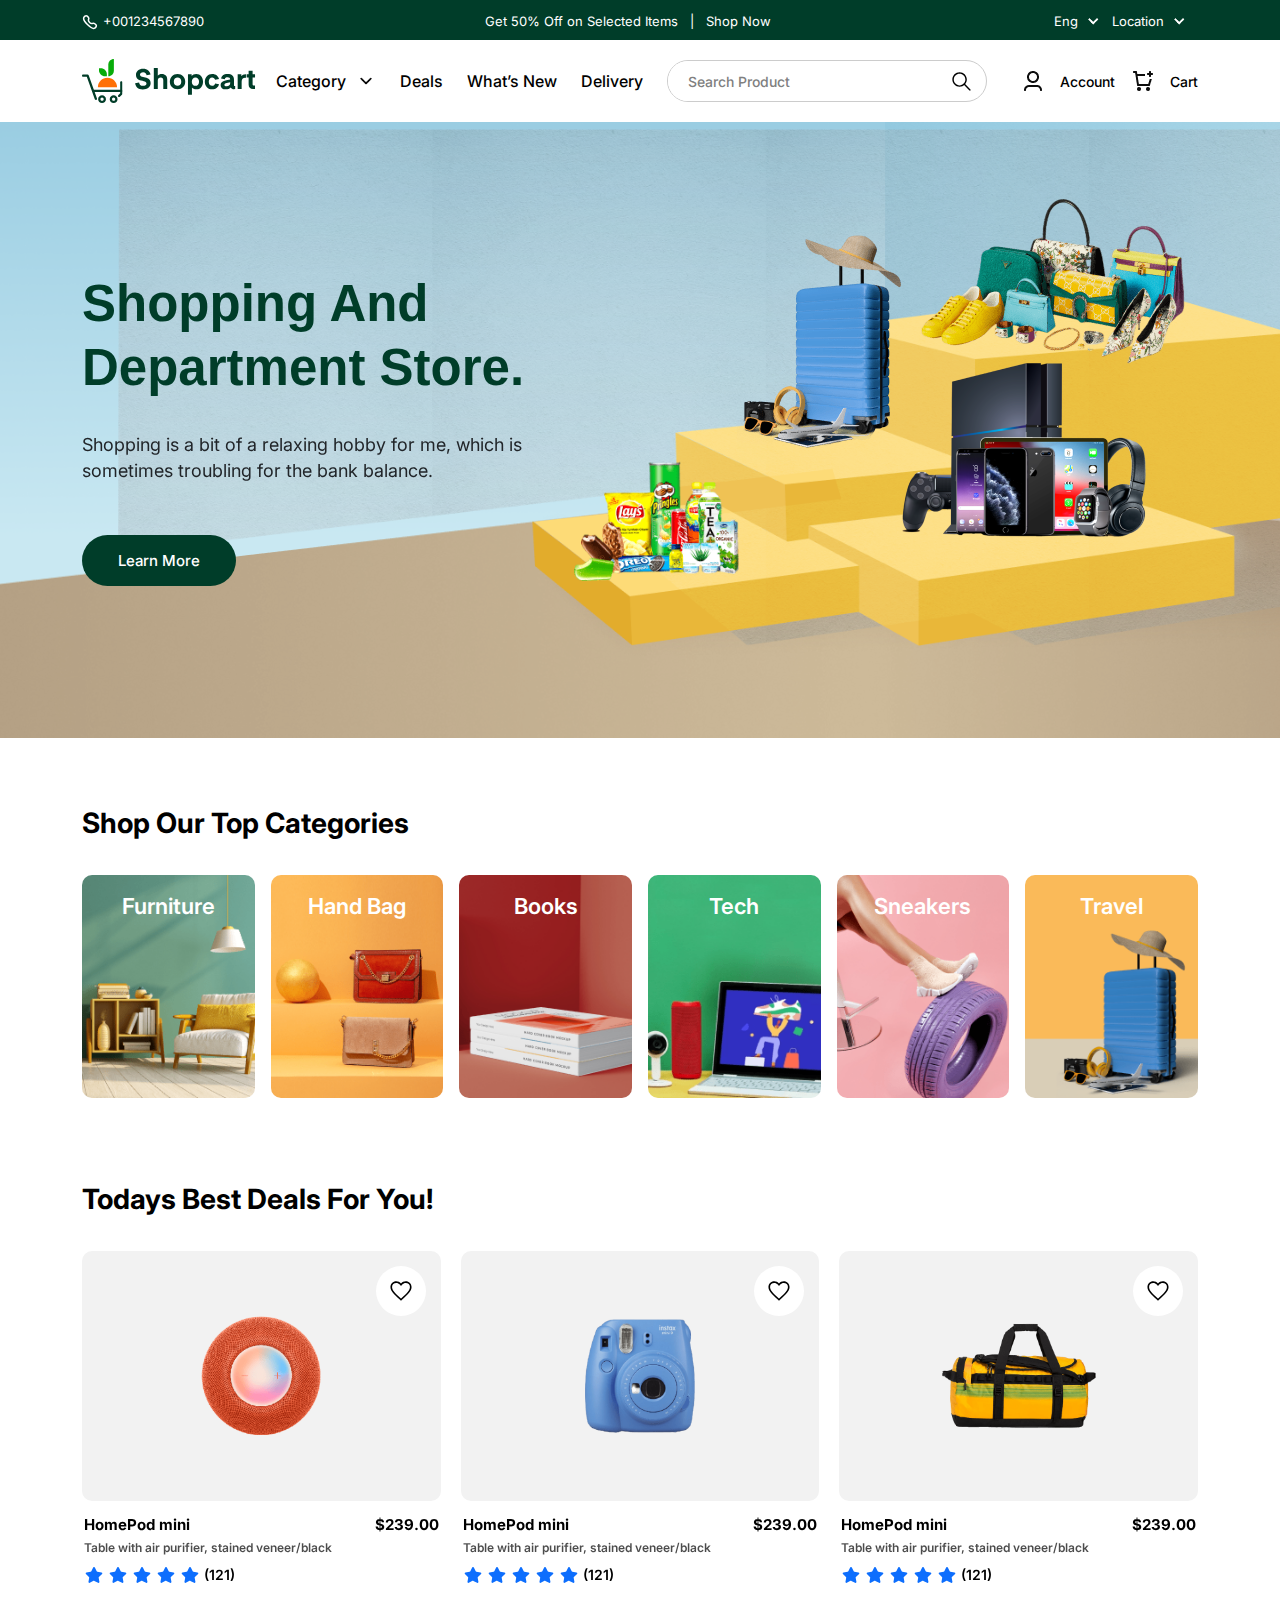
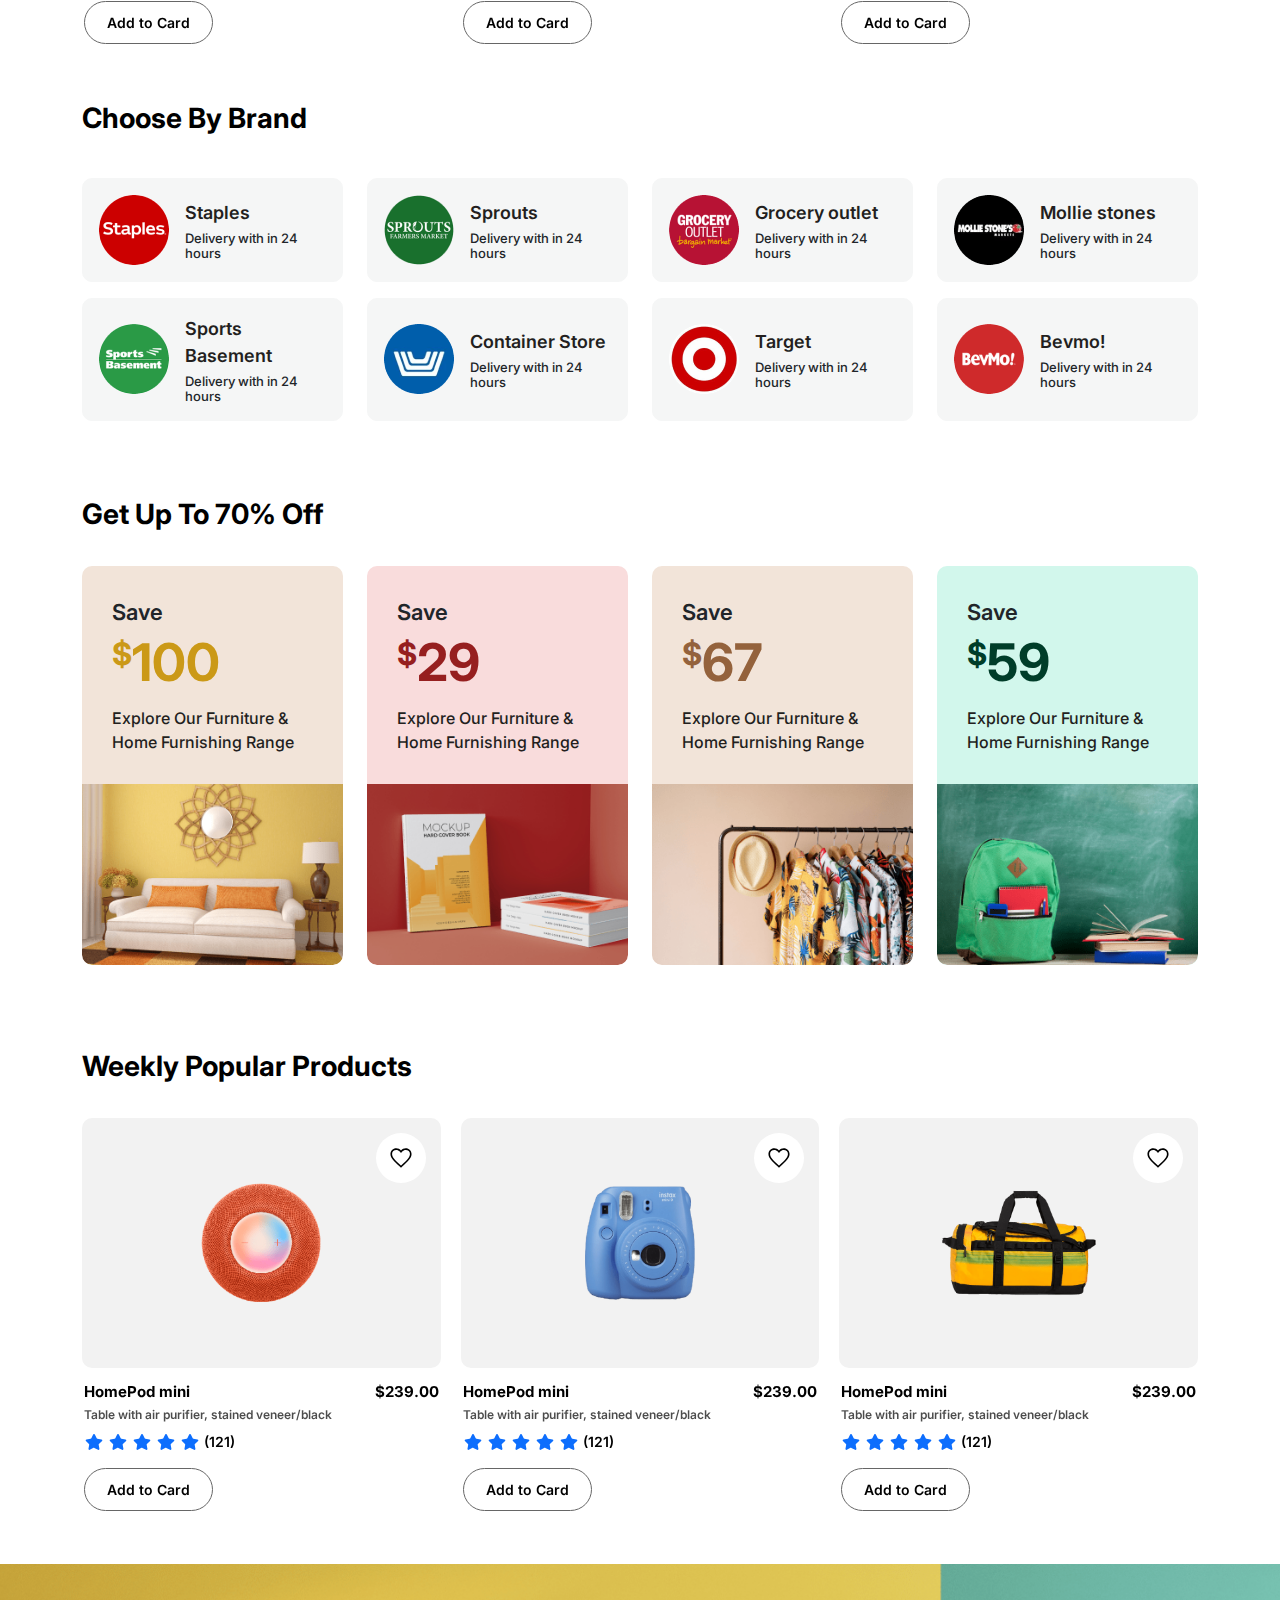
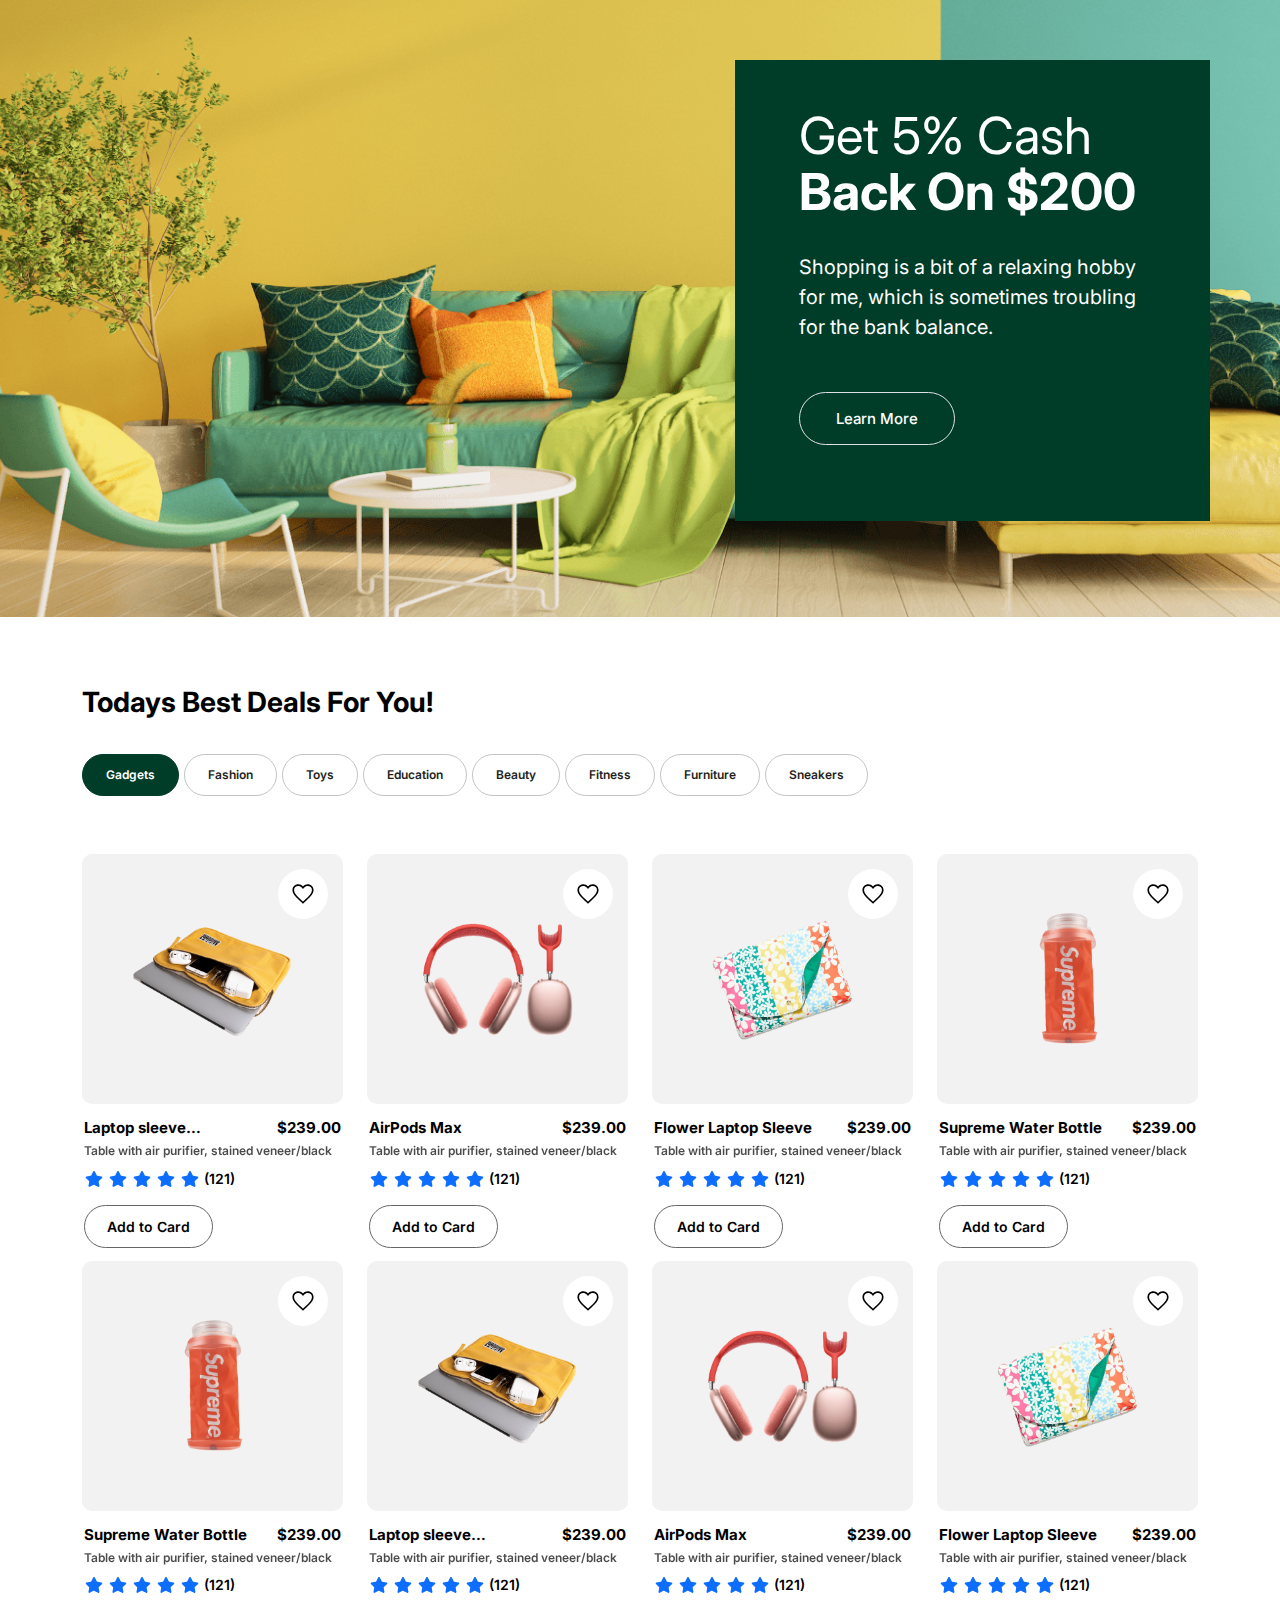
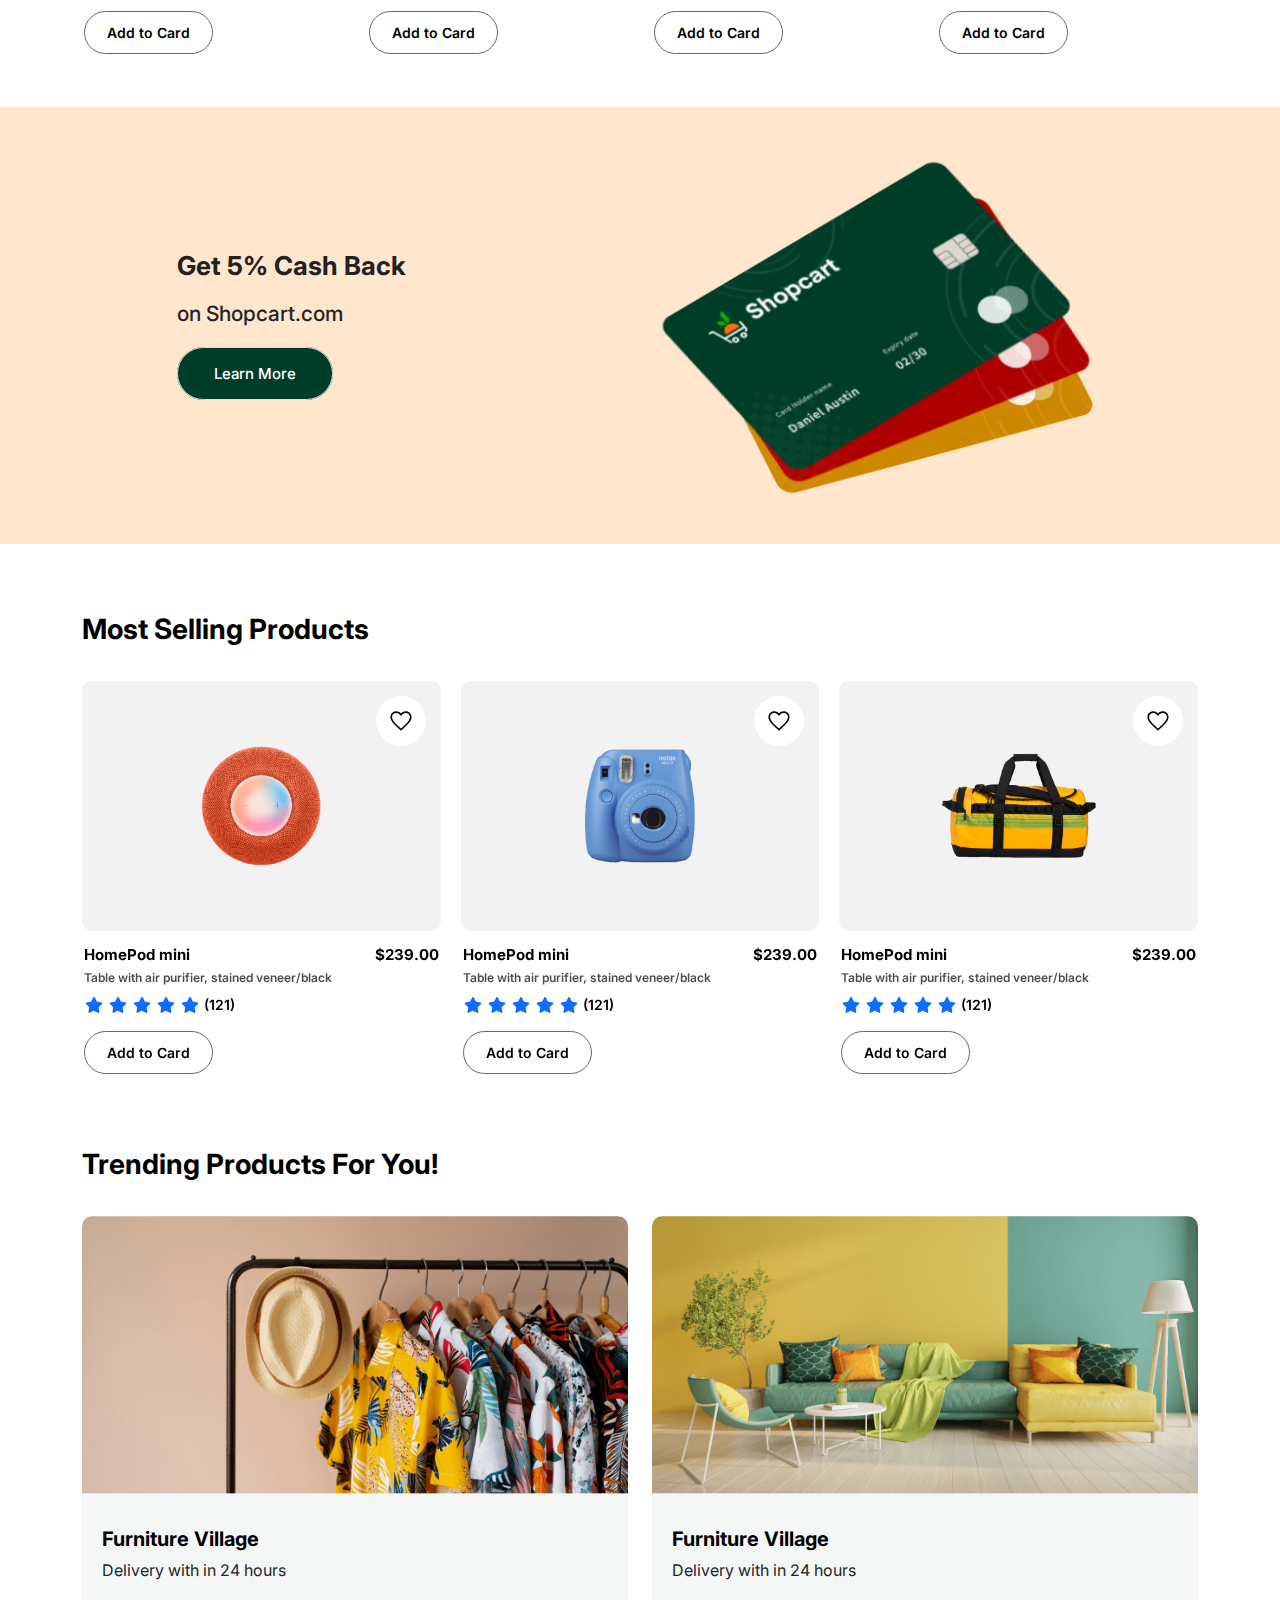
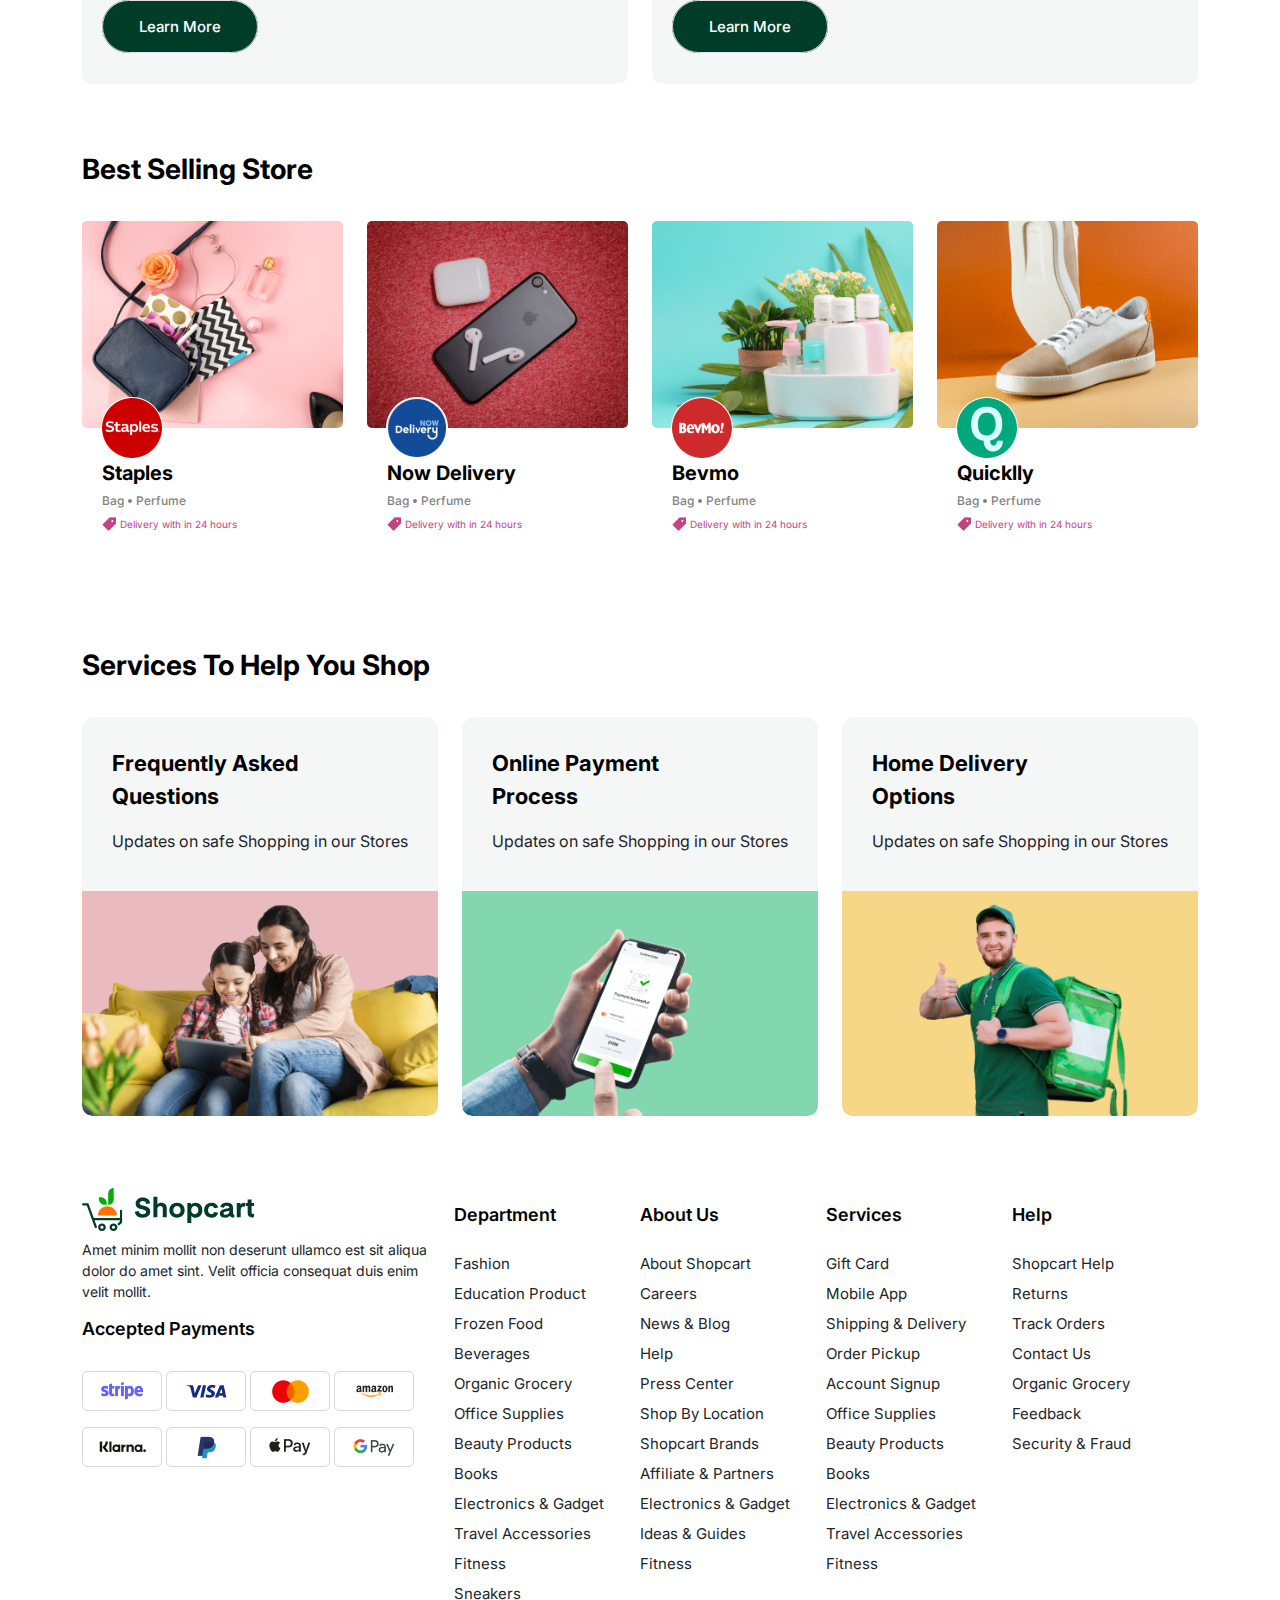
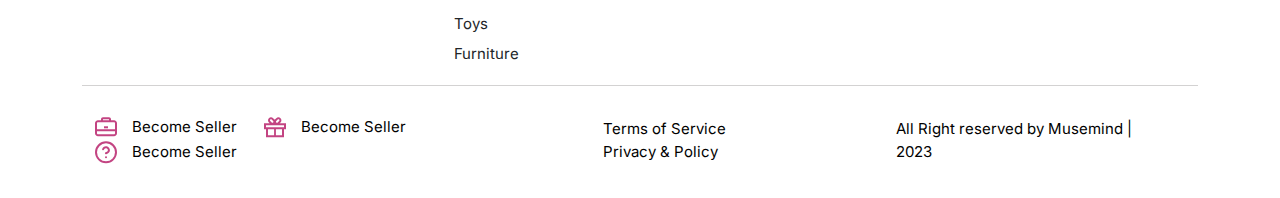
<file: index.html>
<!DOCTYPE html>
<html lang="en">
<head>
    <meta charset="UTF-8">
    <meta name="viewport" content="width=device-width, initial-scale=1.0">
    <title>Document</title>
    <link rel="stylesheet" href="assets/css/style.min.css">
    <link rel="stylesheet" href="assets/bootstrap/bootstrap.css">
    <link rel="stylesheet" href="assets/libs/swiper/swiper.css">
    <link rel="icon" type="images/x-icon" href="assets/img/favicon.png">
     <!-- Animation CSS -->
	<link href="https://unpkg.com/aos@2.3.1/dist/aos.css" rel="stylesheet">
    <!-- Google Fonts -->
    <link href="https://fonts.googleapis.com/css2?family=Inter:wght@500;600;700;800;&display=swap" rel="stylesheet">
</head>
<body>

    <!-- Header start -->
 <div class="container-fluid header-top side_spacing py-xl-2 py-lg-2 py-2">
    <div class="container pdm">
         <div class="row">
            <div class="col-xxl-4 col-xxl-4 col-lg-4 col-md-3 col-sm-6 col-6 calls">
                <img src="assets/img/call.svg" alt="call"><span class="text-white ">+001234567890</span>
            </div>

          <div class="col-xxl-4 col-xxl-4 col-lg-4 col-md-6 col-sm-6 col-6 text-center d-xxl-block d-xl-block d-lg-block d-md-block d-sm-none d-none">
            <span class="col-12 center-block text-white pe-4 ">
                 <span class="pe-2"><a href="#0" class="text-white text-decoration-none">Get 50% Off on Selected Items </a></span> | 
                 <a class="ps-2"><a href="#0" class="text-white text-decoration-none">Shop Now</a> </span>
             </div>
   
            <div class="col-xxl-4 col-xxl-4 col-lg-4 col-md-3 col-sm-6 col-6 d-flex justify-content-xl-end justify-content-sm-end justify-content-center align-items-center selected-options">
                <ul class="nav nav-pills justify-content-end align-items-center">
                    <li class="nav-item dropdown pe-xxl-3 pe-0">
                    <a class="text-white text-decoration-none langu" data-bs-toggle="dropdown" href="#">Eng <img src="assets/img/arrow-down.png" alt="downarrow" class="img-fluid"></a>
                    <ul class="dropdown-menu py-0">
                        <li><a class="dropdown-item divied py-xl-2 py-2" href="#">Bangla</a></li>
                        <li><a class="dropdown-item divied py-xl-2 py-2" href="#">Arbic </a></li>
                        <li><a class="dropdown-item py-xl-2 py-2" href="#">Urdu</a></li>
                     </ul>
                    </li>

                    <li class="nav-item dropdown pe-xxl-3 pe-0">
                        <a class="text-white text-decoration-none langu" data-bs-toggle="dropdown" href="#">Location <img src="assets/img/arrow-down.png" alt="downarrow" class="img-fluid"></a>
                        <ul class="dropdown-menu py-0">
                            <li><a class="dropdown-item divied py-xl-2 py-2" href="#">Bangla</a></li>
                            <li><a class="dropdown-item divied py-xl-2 py-2" href="#">Arbic </a></li>
                            <li><a class="dropdown-item py-xl-2 py-2" href="#">Urdu</a></li>
                         </ul>
                        </li>
                </ul>
            </div>
        </div>
  </div>
</div>



    <!-- navbar start -->

<nav class="navbar navbar-expand-xl  container-fluid " aria-label="Offcanvas navbar large">
    <div class="container">
    <a class="navLogo d-flex align-items-center" href="javascript:;"><img src="assets/img/navbar/logo.svg" alt="logo" class="img-fluid w-80 h-100"></a>
    <div class="acocuntSection d-flex align-items-center justify-content-center d-xl-none d-sm-block d-none">
        <ul class="list-unstyled d-flex align-items-center gap-3 mb-0">
            <li><a href="javascipt:;" class="text-decoration-none d-flex align-items-center accountLink"><span class="accountIcon d-inline-flex align-items-center"><img src="assets/img/navbar/accountImg.png" alt="account" class="img-fluid w-100 h-100"></span> Account</a></li>
            <li><a href="javascipt:;" class="text-decoration-none d-flex align-items-center accountLink"><span class="accountIcon d-inline-flex align-items-center"><img src="assets/img/navbar/cart.png" alt="account" class="img-fluid w-100 h-100"></span> Cart</a></li>
        </ul>
      </div>
    <button class="navbar-toggler d-xl-none d-flex align-items-center border-0 shadow-none "  type="button" data-bs-toggle="offcanvas" data-bs-target="#offcanvasNavbar2" aria-controls="offcanvasNavbar2" aria-label="Toggle navigation">
      <span class="menuIcon d-inline-flex align-items-center"> <img src="assets/img/navbar/menu.svg" alt="menu" class="img-fluid w-100 h-100"></span>
    </button>
    <div class="offcanvas offcanvas-end text-bg-dark d-xl-block d-none" >
    
      <div class="offcanvas-body ">
          <ul class="navbar-nav justify-content-center gap-xxl-4 gap-4 flex-grow-1 pe-3">
            <!-- <li class="nav-item navItem">
              <a class="nav-link d-flex align-items-center mainLink" aria-current="page" href="#"><span class="d-inline-flex align-items-center navLink active">home</span></a>
            </li> -->
            <li class="nav-item navItem">
              <a class="nav-link d-flex align-items-center mainLink" aria-current="page" href="#"><span class="d-inline-flex align-items-center navLink ">Category</span>  <span class="d-inline-flex align-items-center arrowIcon"><img src="assets/img/navbar/downarrow.png" alt="downarrow" class="img-fluid w-100 h-100"></span></a>
              <ul class="sub-menu">
                <div class="categoryHeading">Popular Categories</div>
                <div class="row">
                    <div class="col-12">
                        <div class="row g-3">
                            <div class="col-6">
                                <div class="categoryCard position-relative">
                                    <div class="row align-items-center">
                                        <div class="col-auto">
                                            <div class="imageCat"><img src="assets/img/navbar/navcategery1.png" alt="categoryCard" class="img-fluid w-100 h-100"></div>
                                        </div>
                                        <div class="col ps-0">
                                            <a href="javascript:;" class="productHeading stretched-link">Furniture</a>
                                            <div class="productItem">240  Item  Available</div>
                                        </div>
                                    </div>
                                </div>
                            </div>
                            <div class="col-6">
                                <div class="categoryCard position-relative">
                                    <div class="row align-items-center">
                                        <div class="col-auto">
                                            <div class="imageCat"><img src="assets/img/navbar/navcategery2.png" alt="categoryCard" class="img-fluid w-100 h-100"></div>
                                        </div>
                                        <div class="col ps-0">
                                            <a href="javascript:;" class="productHeading stretched-link">Hand Bag</a>
                                            <div class="productItem">240  Item  Available</div>
                                        </div>
                                    </div>
                                </div>
                            </div>
                            <div class="col-6">
                                <div class="categoryCard position-relative">
                                    <div class="row align-items-center">
                                        <div class="col-auto">
                                            <div class="imageCat"><img src="assets/img/navbar/navcategery3.png" alt="categoryCard" class="img-fluid w-100 h-100"></div>
                                        </div>
                                        <div class="col ps-0">
                                            <a href="javascript:;" class="productHeading stretched-link">Shoe</a>
                                            <div class="productItem">240  Item  Available</div>
                                        </div>
                                    </div>
                                </div>
                            </div>
                            <div class="col-6">
                                <div class="categoryCard position-relative">
                                    <div class="row align-items-center">
                                        <div class="col-auto">
                                            <div class="imageCat"><img src="assets/img/navbar/navcategery4.png" alt="categoryCard" class="img-fluid w-100 h-100"></div>
                                        </div>
                                        <div class="col ps-0">
                                            <a href="javascript:;" class="productHeading stretched-link">Headphone</a>
                                            <div class="productItem">240  Item  Available</div>
                                        </div>
                                    </div>
                                </div>
                            </div>
                            <div class="col-6">
                                <div class="categoryCard position-relative">
                                    <div class="row align-items-center">
                                        <div class="col-auto">
                                            <div class="imageCat"><img src="assets/img/navbar/navcategery5.png" alt="categoryCard" class="img-fluid w-100 h-100"></div>
                                        </div>
                                        <div class="col ps-0">
                                            <a href="javascript:;" class="productHeading stretched-link">Laptop</a>
                                            <div class="productItem">240  Item  Available</div>
                                        </div>
                                    </div>
                                </div>
                            </div>
                            <div class="col-6">
                                <div class="categoryCard position-relative">
                                    <div class="row align-items-center">
                                        <div class="col-auto">
                                            <div class="imageCat"><img src="assets/img/navbar/navcategery6.png" alt="categoryCard" class="img-fluid w-100 h-100"></div>
                                        </div>
                                        <div class="col ps-0">
                                            <a href="javascript:;" class="productHeading stretched-link">Book</a>
                                            <div class="productItem">240  Item  Available</div>
                                        </div>
                                    </div>
                                </div>
                            </div>
                        </div>
                    </div>
                </div>
              </ul>
            </li>
            <li class="nav-item navItem">
              <a class="nav-link d-flex align-items-center mainLink" aria-current="page" href="#"><span class="d-inline-flex align-items-center navLink ">Deals</span>  </a>
           
            </li>
            <li class="nav-item navItem">
              <a class="nav-link d-flex align-items-center mainLink" aria-current="page" href="#"><span class="d-inline-flex align-items-center navLink ">What’s New</span> </a>
            </li>
            <li class="nav-item navItem">
              <a class="nav-link d-flex align-items-center mainLink" aria-current="page" href="#"><span class="d-inline-flex align-items-center navLink ">Delivery</span> </a>
            </li>
            <li class="nav-item navItem d-flex align-items-center">
                <div class="input-group inputGroup d-flex align-items-center">
                    <input type="text" class="form-control border-0 shadow-none inputSearch" placeholder="Search Product" aria-label="Recipient's username" aria-describedby="button-addon2">
                    <span class="input-group-text searchIcon bg-transparent" id="basic-addon2"><img src="assets/img/navbar/search.svg" alt="search" class="img-fluid w-100 h-100"></span>

                  </div>
            </li>
          </ul>
          <div class="acocuntSection d-flex align-items-center justify-content-center">
            <ul class="list-unstyled d-flex align-items-center gap-3 mb-0">
                <li><a href="javascipt:;" class="text-decoration-none d-flex align-items-center accountLink"><span class="accountIcon d-inline-flex align-items-center"><img src="assets/img/navbar/accountImg.png" alt="account" class="img-fluid w-100 h-100"></span> Account</a></li>
                <li><a href="javascipt:;" class="text-decoration-none d-flex align-items-center accountLink"><span class="accountIcon d-inline-flex align-items-center"><img src="assets/img/navbar/cart.png" alt="account" class="img-fluid w-100 h-100"></span> Cart</a></li>

            </ul>
          </div>
      </div>
  </div>
</div>
</nav>

<!-- navbar end  -->

<!-- Silder Start  -->
     

        <div class="container-fluid silder-sec">
            <div class="container">
                <div class="row align-items-center justify-content-md-start">
                    <div class="col-xxl-5 col-xl-5 col-lg-9 col-md-10 col-sm-12 col-12 position-relative pt-xl-0 pt-lg-0 pt-md-0 pt-sm-0 pt-0">
                            <div class="col-12 fw-m lh-1 lh-sm position-relative silder-head fw-bold" data-aos="fade-up" data-aos-duration="1000" data-aos-anchor-placement="top-bottom">Shopping And
                                <span class="d-block mb-3"> 
                                   <span class="fw-bold" data-aos="fade-up" data-aos-duration="1200" data-aos-anchor-placement="top-bottom">   Department Store.</span> </span> 
                                 </div>
                                 <div class="col-12 py-3 text-md-start text-start py-1 px-lg-0 px-0 mb-xl-0 mb-lg-0 mb-md-0 md-sm-0 col-12" data-aos="fade-up" data-aos-duration="1300" data-aos-anchor-placement="top-bottom">
                                    <span class="silder-para" > Shopping is a bit of a relaxing hobby for me, which is sometimes troubling for the bank balance.</span> 
                                </div>


                              <div class="col-12 py-3 justify-content-lg-start pt-xl-5 pt-3" data-aos="fade-up" data-aos-duration="1400" data-aos-anchor-placement="top-bottom">
                                 <a class="button-theme1 text-white" href="javascript;">Learn More</a>
                            </div>
                         
                    </div>

                     <div class="col-xxl-7 col-xl-7 col-lg-7 col-md-7 col-sm-12 col-12 d-xxl-block d-xl-block d-none">
                         <div class="position-relative">
                            <div class="">  
                            <img src="assets/img/silder/baaner-icon1.png" class="img-fluid small-baaner-1" alt="girl"> 
                          </div> 
                        </div>

                        <div class="position-relative">
                          <div class="small-baaner-2">  
                            <img src="assets/img/silder/baaner-icon2.png" class="img-fluid " alt="girl"> 
                        </div> 

                     <div class="position-relative">
                        <div class="small-baaner-3">  
                        <img src="assets/img/silder/baaner-icon4.png" class="img-fluid " alt="girl"> 
                     </div> 

                      <div class="position-relative">
                         <div class="small-baaner-4">  
                        <img src="assets/img/silder/baaner-icon3.png" class="img-fluid " alt="girl"> 
                     </div>  
                   </div>
                </div>
            </div>

                <div class="inner-baaner-warp">
                    <img src="assets/img/silder/inner-baaner.png" class="img-fluid " alt="inner-baaner"> 
                </div>
              </div>
          
        </div>
      </div>
    </div>


<!-- Silder end  -->

<div class="container-fluid section_spacing side_spacing py-xxl-5 py-xl-5 py-lg-5 py-md-5 py-sm-3 py-5 pb-sm-3 pb-3">
    <div class="container">
    <div class="row">
        <div class="col-12 py-xxl-3 py-xl-3 py-lg-3 py-md-5 py-sm-2 py-2">
            <div class="body_heading">Shop Our Top Categories</div>
        </div>
        <div class="col-12">
            <div class="row g-3">
                <div class="col-xxl-2 col-xl-2 col-lg-2 col-md-4 col-sm-6 col-6">
                    <div class="shopCateoriesCard">
                        <div class="cardImg"><img src="assets/img/shopCatogriescard1.png" alt="categoryCard" class="img-fluid w-100 h-100"></div>
                        <div class="categoriesHeading">Furniture</div>
                    </div>
                </div>
                <div class="col-xxl-2 col-xl-2 col-lg-2 col-md-4 col-sm-6 col-6">
                    <div class="shopCateoriesCard">
                        <div class="cardImg"><img src="assets/img/shopCatogriescard2.png" alt="categoryCard" class="img-fluid w-100 h-100"></div>
                        <div class="categoriesHeading">Hand Bag</div>
                    </div>
                </div>
                <div class="col-xxl-2 col-xl-2 col-lg-2 col-md-4 col-sm-6 col-6">
                    <div class="shopCateoriesCard">
                        <div class="cardImg"><img src="assets/img/shopCatogriescard3.png" alt="categoryCard" class="img-fluid w-100 h-100"></div>
                        <div class="categoriesHeading">Books</div>
                    </div>
                </div>
                <div class="col-xxl-2 col-xl-2 col-lg-2 col-md-4 col-sm-6 col-6">
                    <div class="shopCateoriesCard">
                        <div class="cardImg"><img src="assets/img/shopCatogriescard4.png" alt="categoryCard" class="img-fluid w-100 h-100"></div>
                        <div class="categoriesHeading">Tech</div>
                    </div>
                </div>
                <div class="col-xxl-2 col-xl-2 col-lg-2 col-md-4 col-sm-6 col-6">
                    <div class="shopCateoriesCard">
                        <div class="cardImg"><img src="assets/img/shopCatogriescard5.png" alt="categoryCard" class="img-fluid w-100 h-100"></div>
                        <div class="categoriesHeading">Sneakers</div>
                    </div>
                </div>
                <div class="col-xxl-2 col-xl-2 col-lg-2 col-md-4 col-sm-6 col-6">
                    <div class="shopCateoriesCard">
                        <div class="cardImg"><img src="assets/img/shopCatogriescard6.png" alt="categoryCard" class="img-fluid w-100 h-100"></div>
                        <div class="categoriesHeading">Travel</div>
                    </div>
                </div>
            </div>
        </div>
    </div>
 </div>
</div>


<!-- Todays Best Deals For You! -->


<div class="container-fluid section_spacing side_spacing py-xxl-3 py-xl-3 py-lg-5 py-md-5 py-sm-1 py-1">
    <div class="container">
    <div class="row">
        <div class="col-12 py-xxl-3 py-xl-3 py-lg-5 py-md-5 py-sm-2 py-2">
            <div class="body_heading">Todays Best Deals For You!</div>
        </div>
        <div class="col-12">
            <div class="swiper mySwiper ">
                <div class="swiper-wrapper">
                  <div class="swiper-slide">
                    <div class="bestDealCard">
                        <div class="cardImg"><img src="assets/img/bestdealcard1.png" alt="today best deal card" class="img-fluid w-100 h-100"></div>
                        <a href="javascript:;" class="heartIcon"><img src="assets/img/heart.svg" alt="heartImg" class="img-fluid w-100 h-100"></a>
                        <div class="cardContent">
                            <div class="row">
                                <div class="col-12">
                                    <div class="row align-items-center">
                                        <div class="col">
                                            <div class="body_text">HomePod mini</div>
                                        </div>
                                        <div class=" col-auto "><div class="body_text"> $239.00</div> </div>
                                    </div>
                                </div>
                                <div class="col-12">
                                    <div class="body_text_small">Table with air purifier, stained veneer/black</div>
                                </div>
                                <div class="col-12">
                                    <div class="row">
                                        <div class="col">
                                            <ul class="list-unstyled d-flex align-items-center gap-1 mt-2">
                                                <li><a href="javascript:;" class="text-decoration-none d-flex align-items-center starIcon"><img src="assets/img/star.svg" alt="star" class="img-fluid w-100 h-100"></a></li>
                                                <li><a href="javascript:;" class="text-decoration-none d-flex align-items-center starIcon"><img src="assets/img/star.svg" alt="star" class="img-fluid w-100 h-100"></a></li>
                                                <li><a href="javascript:;" class="text-decoration-none d-flex align-items-center starIcon"><img src="assets/img/star.svg" alt="star" class="img-fluid w-100 h-100"></a></li>
                                                <li><a href="javascript:;" class="text-decoration-none d-flex align-items-center starIcon"><img src="assets/img/star.svg" alt="star" class="img-fluid w-100 h-100"></a></li>
                                                <li><a href="javascript:;" class="text-decoration-none d-flex align-items-center starIcon"><img src="assets/img/star.svg" alt="star" class="img-fluid w-100 h-100"></a></li>
                                                <li><a href="javascript:;" class="text-decoration-none d-flex align-items-center starIcon">(121)</a></li>
        
                                            </ul>
                                        </div>
                                    </div>
                                </div>
                                <div class="col-12">
                                    <div><a href="javascript:;" class="addCardBtn">Add to Card</a></div>
                                </div>
                            </div>
                        </div>
                    </div>
                  </div>
                  <div class="swiper-slide">
                    <div class="bestDealCard">
                        <div class="cardImg"><img src="assets/img/bestdealcard2.png" alt="today best deal card" class="img-fluid w-100 h-100"></div>
                        <a href="javascript:;" class="heartIcon"><img src="assets/img/heart.svg" alt="heartImg" class="img-fluid w-100 h-100"></a>
                        <div class="cardContent">
                            <div class="row">
                                <div class="col-12">
                                    <div class="row align-items-center">
                                        <div class="col">
                                            <div class="body_text">HomePod mini</div>
                                        </div>
                                        <div class=" col-auto "><div class="body_text"> $239.00</div> </div>
                                    </div>
                                </div>
                                <div class="col-12">
                                    <div class="body_text_small">Table with air purifier, stained veneer/black</div>
                                </div>
                                <div class="col-12">
                                    <div class="row">
                                        <div class="col">
                                            <ul class="list-unstyled d-flex align-items-center gap-1 mt-2">
                                                <li><a href="javascript:;" class="text-decoration-none d-flex align-items-center starIcon"><img src="assets/img/star.svg" alt="star" class="img-fluid w-100 h-100"></a></li>
                                                <li><a href="javascript:;" class="text-decoration-none d-flex align-items-center starIcon"><img src="assets/img/star.svg" alt="star" class="img-fluid w-100 h-100"></a></li>
                                                <li><a href="javascript:;" class="text-decoration-none d-flex align-items-center starIcon"><img src="assets/img/star.svg" alt="star" class="img-fluid w-100 h-100"></a></li>
                                                <li><a href="javascript:;" class="text-decoration-none d-flex align-items-center starIcon"><img src="assets/img/star.svg" alt="star" class="img-fluid w-100 h-100"></a></li>
                                                <li><a href="javascript:;" class="text-decoration-none d-flex align-items-center starIcon"><img src="assets/img/star.svg" alt="star" class="img-fluid w-100 h-100"></a></li>
                                                <li><a href="javascript:;" class="text-decoration-none d-flex align-items-center starIcon">(121)</a></li>
        
                                            </ul>
                                        </div>
                                    </div>
                                </div>
                                <div class="col-12">
                                    <div><a href="javascript:;" class="addCardBtn">Add to Card</a></div>
                                </div>
                            </div>
                        </div>
                    </div>
                  </div>
                  <div class="swiper-slide">
                    <div class="bestDealCard">
                        <div class="cardImg"><img src="assets/img/bestdealcard3.png" alt="today best deal card" class="img-fluid w-100 h-100"></div>
                        <a href="javascript:;" class="heartIcon"><img src="assets/img/heart.svg" alt="heartImg" class="img-fluid w-100 h-100"></a>
                        <div class="cardContent">
                            <div class="row">
                                <div class="col-12">
                                    <div class="row align-items-center">
                                        <div class="col">
                                            <div class="body_text">HomePod mini</div>
                                        </div>
                                        <div class=" col-auto "><div class="body_text"> $239.00</div> </div>
                                    </div>
                                </div>
                                <div class="col-12">
                                    <div class="body_text_small">Table with air purifier, stained veneer/black</div>
                                </div>
                                <div class="col-12">
                                    <div class="row">
                                        <div class="col">
                                            <ul class="list-unstyled d-flex align-items-center gap-1 mt-2">
                                                <li><a href="javascript:;" class="text-decoration-none d-flex align-items-center starIcon"><img src="assets/img/star.svg" alt="star" class="img-fluid w-100 h-100"></a></li>
                                                <li><a href="javascript:;" class="text-decoration-none d-flex align-items-center starIcon"><img src="assets/img/star.svg" alt="star" class="img-fluid w-100 h-100"></a></li>
                                                <li><a href="javascript:;" class="text-decoration-none d-flex align-items-center starIcon"><img src="assets/img/star.svg" alt="star" class="img-fluid w-100 h-100"></a></li>
                                                <li><a href="javascript:;" class="text-decoration-none d-flex align-items-center starIcon"><img src="assets/img/star.svg" alt="star" class="img-fluid w-100 h-100"></a></li>
                                                <li><a href="javascript:;" class="text-decoration-none d-flex align-items-center starIcon"><img src="assets/img/star.svg" alt="star" class="img-fluid w-100 h-100"></a></li>
                                                <li><a href="javascript:;" class="text-decoration-none d-flex align-items-center starIcon">(121)</a></li>
        
                                            </ul>
                                        </div>
                                    </div>
                                </div>
                                <div class="col-12">
                                    <div><a href="javascript:;" class="addCardBtn">Add to Card</a></div>
                                </div>
                            </div>
                        </div>
                    </div>
                  </div>
                  <div class="swiper-slide">
                    <div class="bestDealCard">
                        <div class="cardImg"><img src="assets/img/bestdealcard4.png" alt="today best deal card" class="img-fluid w-100 h-100"></div>
                        <a href="javascript:;" class="heartIcon"><img src="assets/img/heart.svg" alt="heartImg" class="img-fluid w-100 h-100"></a>
                        <div class="cardContent">
                            <div class="row">
                                <div class="col-12">
                                    <div class="row align-items-center">
                                        <div class="col">
                                            <div class="body_text">HomePod mini</div>
                                        </div>
                                        <div class=" col-auto "><div class="body_text"> $239.00</div> </div>
                                    </div>
                                </div>
                                <div class="col-12">
                                    <div class="body_text_small">Table with air purifier, stained veneer/black</div>
                                </div>
                                <div class="col-12">
                                    <div class="row">
                                        <div class="col">
                                            <ul class="list-unstyled d-flex align-items-center gap-1 mt-2">
                                                <li><a href="javascript:;" class="text-decoration-none d-flex align-items-center starIcon"><img src="assets/img/star.svg" alt="star" class="img-fluid w-100 h-100"></a></li>
                                                <li><a href="javascript:;" class="text-decoration-none d-flex align-items-center starIcon"><img src="assets/img/star.svg" alt="star" class="img-fluid w-100 h-100"></a></li>
                                                <li><a href="javascript:;" class="text-decoration-none d-flex align-items-center starIcon"><img src="assets/img/star.svg" alt="star" class="img-fluid w-100 h-100"></a></li>
                                                <li><a href="javascript:;" class="text-decoration-none d-flex align-items-center starIcon"><img src="assets/img/star.svg" alt="star" class="img-fluid w-100 h-100"></a></li>
                                                <li><a href="javascript:;" class="text-decoration-none d-flex align-items-center starIcon"><img src="assets/img/star.svg" alt="star" class="img-fluid w-100 h-100"></a></li>
                                                <li><a href="javascript:;" class="text-decoration-none d-flex align-items-center starIcon">(121)</a></li>
        
                                            </ul>
                                        </div>
                                    </div>
                                </div>
                                <div class="col-12">
                                    <div><a href="javascript:;" class="addCardBtn">Add to Card</a></div>
                                </div>
                            </div>
                        </div>
                    </div>
                  </div>
                </div>
                <!-- <div class="swiper-button-next"></div>
                <div class="swiper-button-prev"></div> -->
              </div>
            </div>
          </div>
        </div>
    </div>

<!-- Start Choose By Brand -->


<div class="container-fluid section_spacing side_spacing py-xxl-3 py-xl-3 py-lg-5 py-md-5 py-sm-1 py-1">
    <div class="container">
    <div class="row">
        <div class="col-12 py-xxl-3 py-xl-3 py-lg-5 py-md-5 py-sm-2 py-2">
            <div class="body_heading">Choose By Brand</div>
        </div>
     </div>

    <div class="row py-xxl-2 py-xl-2 py-lg-2 py-md-2 py-sm-2 py-2">
        <div class="col-xxl-3 col-xl-3 col-lg-3 col-md-6 col-sm-6 col-12 mb-xl-3 mb-lg-3 mb-md-3 mb-sm-3 mb-3">
            <div class="col-12 d-flex py-xl-3 py-lg-3 py-md-3 py-sm-3 py-4 px-3 align-items-center brand-boxs h-100">
                <div class="img-box"><img src="assets/img/brand1.png" class="img-fluid rounded-5 w-100" alt=""></div>
                   <div class="col">
                      <div class="col-12 ps-xxl-3 ps-xl-3 ps-lg-3 ps-md-3 ps-sm-3 ps-3"> 
                        <div class="col-12 fw-700 brand-title">Staples</div> 
                        <div class="col-12 d-block small-text mb-0">Delivery with in 24 hours</div></div>
                  </div>
             </div>
        </div>


        <div class="col-xxl-3 col-xl-3 col-lg-3 col-md-6 col-sm-6 col-12 mb-xl-3 mb-lg-3 mb-md-3 mb-sm-3 mb-3">
            <div class="col-12 d-flex py-xl-3 py-lg-3 py-md-3 py-sm-3 py-4 px-3 align-items-center brand-boxs h-100">
                <div class="img-box"><img src="assets/img/brand2.png" class="img-fluid rounded-5 w-100" alt=""></div>
                   <div class="col">
                      <div class="col-12 ps-xxl-3 ps-xl-3 ps-lg-3 ps-md-3 ps-sm-3 ps-3"> 
                        <div class="col-12 fw-700 brand-title">Sprouts</div> 
                        <div class="col-12 d-block small-text mb-0"> Delivery with in 24 hours</div></div>
                  </div>
             </div>
        </div>


        <div class="col-xxl-3 col-xl-3 col-lg-3 col-md-6 col-sm-6 col-12 mb-xl-3 mb-lg-3 mb-md-3 mb-sm-3 mb-3">
            <div class="col-12 d-flex py-xl-3 py-lg-3 py-md-3 py-sm-3 py-4 px-3 align-items-center brand-boxs h-100">
                <div class="img-box"><img src="assets/img/brand3.png" class="img-fluid rounded-5 w-100" alt=""></div>
                   <div class="col">
                      <div class="col-12 ps-xxl-3 ps-xl-3 ps-lg-3 ps-md-3 ps-sm-3 ps-3"> 
                        <div class="col-12 fw-700 brand-title">Grocery outlet</div> 
                        <div class="col-12 d-block small-text mb-0">Delivery with in 24 hours</div></div>
                  </div>
             </div>
        </div>

        <div class="col-xxl-3 col-xl-3 col-lg-3 col-md-6 col-sm-6 col-12 mb-xl-3 mb-lg-3 mb-md-3 mb-sm-3 mb-3">
            <div class="col-12 d-flex py-xl-3 py-lg-3 py-md-3 py-sm-3 py-4 px-3 align-items-center brand-boxs h-100">
                <div class="img-box"><img src="assets/img/brand4.png" class="img-fluid rounded-5 w-100" alt=""></div>
                   <div class="col">
                      <div class="col-12 ps-xxl-3 ps-xl-3 ps-lg-3 ps-md-3 ps-sm-3 ps-3"> 
                        <div class="col-12 fw-700 brand-title">Mollie stones</div> 
                        <div class="col-12 d-block small-text mb-0"> Delivery with in 24 hours</div></div>
                  </div>
             </div>
        </div>


        <div class="col-xxl-3 col-xl-3 col-lg-3 col-md-6 col-sm-6 col-12 mb-xl-3 mb-lg-3 mb-md-3 mb-sm-3 mb-3">
            <div class="col-12 d-flex py-xl-3 py-lg-3 py-md-3 py-sm-3 py-4 px-3 align-items-center brand-boxs h-100">
                <div class="img-box"><img src="assets/img/brand5.png" class="img-fluid rounded-5 w-100" alt=""></div>
                   <div class="col">
                      <div class="col-12 ps-xxl-3 ps-xl-3 ps-lg-3 ps-md-3 ps-sm-3 ps-3"> 
                        <div class="col-12 fw-700 brand-title">
                            Sports Basement</div> 
                        <div class="col-12 d-block small-text mb-0"> Delivery with in 24 hours</div></div>
                  </div>
             </div>
        </div>


        <div class="col-xxl-3 col-xl-3 col-lg-3 col-md-6 col-sm-6 col-12 mb-xl-3 mb-lg-3 mb-md-3 mb-sm-3 mb-3">
            <div class="col-12 d-flex py-xl-3 py-lg-3 py-md-3 py-sm-3 py-4 px-3 align-items-center brand-boxs h-100">
                <div class="img-box"><img src="assets/img/brand6.png" class="img-fluid rounded-5 w-100" alt=""></div>
                   <div class="col">
                      <div class="col-12 ps-xxl-3 ps-xl-3 ps-lg-3 ps-md-3 ps-sm-3 ps-3"> 
                        <div class="col-12 fw-700 brand-title">Container Store</div> 
                        <div class="col-12 d-block small-text mb-0"> Delivery with in 24 hours</div></div>
                  </div>
             </div>
        </div>


        <div class="col-xxl-3 col-xl-3 col-lg-3 col-md-6 col-sm-6 col-12 mb-xl-3 mb-lg-3 mb-md-3 mb-sm-3 mb-3">
            <div class="col-12 d-flex py-xl-3 py-lg-3 py-md-3 py-sm-3 py-4 px-3 align-items-center brand-boxs h-100">
                <div class="img-box"><img src="assets/img/brand7.png" class="img-fluid rounded-5 w-100" alt=""></div>
                   <div class="col">
                      <div class="col-12 ps-xxl-3 ps-xl-3 ps-lg-3 ps-md-3 ps-sm-3 ps-3"> 
                        <div class="col-12 fw-700 brand-title">Target </div> 
                        <div class="col-12 d-block small-text mb-0"> Delivery with in 24 hours</div></div>
                  </div>
             </div>
        </div>

        <div class="col-xxl-3 col-xl-3 col-lg-3 col-md-6 col-sm-6 col-12 mb-xl-3 mb-lg-3 mb-md-3 mb-sm-3 mb-3">
            <div class="col-12 d-flex py-xl-3 py-lg-3 py-md-3 py-sm-3 py-4 px-3 align-items-center brand-boxs h-100">
                <div class="img-box"><img src="assets/img/brand8.png" class="img-fluid rounded-5 w-100" alt=""></div>
                   <div class="col">
                      <div class="col-12 ps-xxl-3 ps-xl-3 ps-lg-3 ps-md-3 ps-sm-3 ps-3"> 
                        <div class="col-12 fw-700 brand-title">Bevmo!</div> 
                        <div class="col-12 d-block small-text mb-0"> Delivery with in 24 hours</div></div>
                  </div>
             </div>
        </div>
     </div>
   </div>
</div>

<!-- Get Up To 70% Off  -->


<div class="container-fluid section_spacing side_spacing py-xxl-3 py-xl-3 py-lg-5 py-md-1 py-sm-1 py-1">
    <div class="container">
    <div class="row">
        <div class="col-12 py-xxl-3 py-xl-3 py-lg-2 py-md-2 py-sm-2 py-2">
            <div class="body_heading">Get Up To 70% Off</div>
        </div>
     </div>

     <div class="row">
        <div class="col-xxl-3 col-xl-3 col-lg-3 col-md-6 col-sm-6 col-12 mb-xxl-0 mb-xl-0 mb-lg-3 mb-md-3 mb-sm-3 mb-3">
            <div class="discount-box offer-color ">
                 <div class="discount-body">
                        <div class="col-12 title mb-2">Save</div>
                            <div class="col-12 discount-price mb-3 color-text1"><span>$</span>100</div>
                         <div class="col-12 body-desicrition">
                            Explore Our Furniture & Home Furnishing Range
                        </div>
                    </div>
                 <div class="offers-img overflow-hidden">
                    <img src="assets/img/sofa-min.png" class="img-fluid w-100" alt="sofa">
                 </div>   
            </div>
        </div>

        <div class="col-xxl-3 col-xl-3 col-lg-3 col-md-6 col-sm-6 col-12 mb-xxl-0 mb-xl-0 mb-lg-3 mb-md-3 mb-sm-3 mb-3">
            <div class="discount-box offer-color2">
                 <div class="discount-body">
                        <div class="col-12 title mb-2">Save</div>
                            <div class="col-12 discount-price mb-3 color-text2"><span>$</span>29</div>
                         <div class="col-12 body-desicrition">
                            Explore Our Furniture & Home Furnishing Range
                        </div>
                    </div>
                 <div class="offers-img overflow-hidden">
                    <img src="assets/img/book-min.png" class="img-fluid w-100" alt="sofa">
                 </div>   
            </div>
        </div>

        <div class="col-xxl-3 col-xl-3 col-lg-3 col-md-6 col-sm-6 col-12 mb-xxl-0 mb-xl-0 mb-lg-3 mb-md-3 mb-sm-3 mb-3">
            <div class="discount-box offer-color3">
                 <div class="discount-body">
                        <div class="col-12 title mb-2">Save</div>
                            <div class="col-12 discount-price mb-3 color-text3"><span>$</span>67</div>
                         <div class="col-12 body-desicrition">
                            Explore Our Furniture & Home Furnishing Range
                        </div>
                    </div>
                 <div class="offers-img overflow-hidden">
                    <img src="assets/img/shirt-min.png" class="img-fluid w-100" alt="sofa">
                 </div>   
            </div>
        </div>

        <div class="col-xxl-3 col-xl-3 col-lg-3 col-md-6 col-sm-6 col-12 mb-xxl-0 mb-xl-0 mb-lg-3 mb-md-3 mb-sm-3 mb-3">
            <div class="discount-box offer-color4">
                 <div class="discount-body">
                        <div class="col-12 title mb-2">Save</div>
                            <div class="col-12 discount-price mb-3 color-text4"><span>$</span>59</div>
                         <div class="col-12 body-desicrition">
                            Explore Our Furniture & Home Furnishing Range
                        </div>
                    </div>
                 <div class="offers-img overflow-hidden">
                    <img src="assets/img/bug-book-min.png" class="img-fluid w-100" alt="sofa">
                 </div>   
            </div>
        </div>
    </div>
</div>
</div>

<!-- Weekly Popular Products -->


<div class="container-fluid section_spacing side_spacing py-xxl-5 py-xl-5 py-lg-5 py-md-5 py-sm-5 py-5">
    <div class="container">
    <div class="row">
        <div class="col-12 py-xxl-3 py-xl-3 py-lg-5 py-md-5 py-sm-5 py-5">
            <div class="body_heading">Weekly Popular Products</div>
        </div>
        <div class="col-12">
            <div class="swiper mySwiper ">
                <div class="swiper-wrapper">
                  <div class="swiper-slide">
                    <div class="bestDealCard">
                        <div class="cardImg"><img src="assets/img/bestdealcard1.png" alt="today best deal card" class="img-fluid w-100 h-100"></div>
                        <a href="javascript:;" class="heartIcon"><img src="assets/img/heart.svg" alt="heartImg" class="img-fluid w-100 h-100"></a>
                        <div class="cardContent">
                            <div class="row">
                                <div class="col-12">
                                    <div class="row align-items-center">
                                        <div class="col">
                                            <div class="body_text">HomePod mini</div>
                                        </div>
                                        <div class=" col-auto "><div class="body_text"> $239.00</div> </div>
                                    </div>
                                </div>
                                <div class="col-12">
                                    <div class="body_text_small">Table with air purifier, stained veneer/black</div>
                                </div>
                                <div class="col-12">
                                    <div class="row">
                                        <div class="col">
                                            <ul class="list-unstyled d-flex align-items-center gap-1 mt-2">
                                                <li><a href="javascript:;" class="text-decoration-none d-flex align-items-center starIcon"><img src="assets/img/star.svg" alt="star" class="img-fluid w-100 h-100"></a></li>
                                                <li><a href="javascript:;" class="text-decoration-none d-flex align-items-center starIcon"><img src="assets/img/star.svg" alt="star" class="img-fluid w-100 h-100"></a></li>
                                                <li><a href="javascript:;" class="text-decoration-none d-flex align-items-center starIcon"><img src="assets/img/star.svg" alt="star" class="img-fluid w-100 h-100"></a></li>
                                                <li><a href="javascript:;" class="text-decoration-none d-flex align-items-center starIcon"><img src="assets/img/star.svg" alt="star" class="img-fluid w-100 h-100"></a></li>
                                                <li><a href="javascript:;" class="text-decoration-none d-flex align-items-center starIcon"><img src="assets/img/star.svg" alt="star" class="img-fluid w-100 h-100"></a></li>
                                                <li><a href="javascript:;" class="text-decoration-none d-flex align-items-center starIcon">(121)</a></li>
        
                                            </ul>
                                        </div>
                                    </div>
                                </div>
                                <div class="col-12">
                                    <div><a href="javascript:;" class="addCardBtn">Add to Card</a></div>
                                </div>
                            </div>
                        </div>
                    </div>
                  </div>
                  <div class="swiper-slide">
                    <div class="bestDealCard">
                        <div class="cardImg"><img src="assets/img/bestdealcard2.png" alt="today best deal card" class="img-fluid w-100 h-100"></div>
                        <a href="javascript:;" class="heartIcon"><img src="assets/img/heart.svg" alt="heartImg" class="img-fluid w-100 h-100"></a>
                        <div class="cardContent">
                            <div class="row">
                                <div class="col-12">
                                    <div class="row align-items-center">
                                        <div class="col">
                                            <div class="body_text">HomePod mini</div>
                                        </div>
                                        <div class=" col-auto "><div class="body_text"> $239.00</div> </div>
                                    </div>
                                </div>
                                <div class="col-12">
                                    <div class="body_text_small">Table with air purifier, stained veneer/black</div>
                                </div>
                                <div class="col-12">
                                    <div class="row">
                                        <div class="col">
                                            <ul class="list-unstyled d-flex align-items-center gap-1 mt-2">
                                                <li><a href="javascript:;" class="text-decoration-none d-flex align-items-center starIcon"><img src="assets/img/star.svg" alt="star" class="img-fluid w-100 h-100"></a></li>
                                                <li><a href="javascript:;" class="text-decoration-none d-flex align-items-center starIcon"><img src="assets/img/star.svg" alt="star" class="img-fluid w-100 h-100"></a></li>
                                                <li><a href="javascript:;" class="text-decoration-none d-flex align-items-center starIcon"><img src="assets/img/star.svg" alt="star" class="img-fluid w-100 h-100"></a></li>
                                                <li><a href="javascript:;" class="text-decoration-none d-flex align-items-center starIcon"><img src="assets/img/star.svg" alt="star" class="img-fluid w-100 h-100"></a></li>
                                                <li><a href="javascript:;" class="text-decoration-none d-flex align-items-center starIcon"><img src="assets/img/star.svg" alt="star" class="img-fluid w-100 h-100"></a></li>
                                                <li><a href="javascript:;" class="text-decoration-none d-flex align-items-center starIcon">(121)</a></li>
        
                                            </ul>
                                        </div>
                                    </div>
                                </div>
                                <div class="col-12">
                                    <div><a href="javascript:;" class="addCardBtn">Add to Card</a></div>
                                </div>
                            </div>
                        </div>
                    </div>
                  </div>
                  <div class="swiper-slide">
                    <div class="bestDealCard">
                        <div class="cardImg"><img src="assets/img/bestdealcard3.png" alt="today best deal card" class="img-fluid w-100 h-100"></div>
                        <a href="javascript:;" class="heartIcon"><img src="assets/img/heart.svg" alt="heartImg" class="img-fluid w-100 h-100"></a>
                        <div class="cardContent">
                            <div class="row">
                                <div class="col-12">
                                    <div class="row align-items-center">
                                        <div class="col">
                                            <div class="body_text">HomePod mini</div>
                                        </div>
                                        <div class=" col-auto "><div class="body_text"> $239.00</div> </div>
                                    </div>
                                </div>
                                <div class="col-12">
                                    <div class="body_text_small">Table with air purifier, stained veneer/black</div>
                                </div>
                                <div class="col-12">
                                    <div class="row">
                                        <div class="col">
                                            <ul class="list-unstyled d-flex align-items-center gap-1 mt-2">
                                                <li><a href="javascript:;" class="text-decoration-none d-flex align-items-center starIcon"><img src="assets/img/star.svg" alt="star" class="img-fluid w-100 h-100"></a></li>
                                                <li><a href="javascript:;" class="text-decoration-none d-flex align-items-center starIcon"><img src="assets/img/star.svg" alt="star" class="img-fluid w-100 h-100"></a></li>
                                                <li><a href="javascript:;" class="text-decoration-none d-flex align-items-center starIcon"><img src="assets/img/star.svg" alt="star" class="img-fluid w-100 h-100"></a></li>
                                                <li><a href="javascript:;" class="text-decoration-none d-flex align-items-center starIcon"><img src="assets/img/star.svg" alt="star" class="img-fluid w-100 h-100"></a></li>
                                                <li><a href="javascript:;" class="text-decoration-none d-flex align-items-center starIcon"><img src="assets/img/star.svg" alt="star" class="img-fluid w-100 h-100"></a></li>
                                                <li><a href="javascript:;" class="text-decoration-none d-flex align-items-center starIcon">(121)</a></li>
        
                                            </ul>
                                        </div>
                                    </div>
                                </div>
                                <div class="col-12">
                                    <div><a href="javascript:;" class="addCardBtn">Add to Card</a></div>
                                </div>
                            </div>
                        </div>
                    </div>
                  </div>
                  <div class="swiper-slide">
                    <div class="bestDealCard">
                        <div class="cardImg"><img src="assets/img/bestdealcard4.png" alt="today best deal card" class="img-fluid w-100 h-100"></div>
                        <a href="javascript:;" class="heartIcon"><img src="assets/img/heart.svg" alt="heartImg" class="img-fluid w-100 h-100"></a>
                        <div class="cardContent">
                            <div class="row">
                                <div class="col-12">
                                    <div class="row align-items-center">
                                        <div class="col">
                                            <div class="body_text">HomePod mini</div>
                                        </div>
                                        <div class=" col-auto "><div class="body_text"> $239.00</div> </div>
                                    </div>
                                </div>
                                <div class="col-12">
                                    <div class="body_text_small">Table with air purifier, stained veneer/black</div>
                                </div>
                                <div class="col-12">
                                    <div class="row">
                                        <div class="col">
                                            <ul class="list-unstyled d-flex align-items-center gap-1 mt-2">
                                                <li><a href="javascript:;" class="text-decoration-none d-flex align-items-center starIcon"><img src="assets/img/star.svg" alt="star" class="img-fluid w-100 h-100"></a></li>
                                                <li><a href="javascript:;" class="text-decoration-none d-flex align-items-center starIcon"><img src="assets/img/star.svg" alt="star" class="img-fluid w-100 h-100"></a></li>
                                                <li><a href="javascript:;" class="text-decoration-none d-flex align-items-center starIcon"><img src="assets/img/star.svg" alt="star" class="img-fluid w-100 h-100"></a></li>
                                                <li><a href="javascript:;" class="text-decoration-none d-flex align-items-center starIcon"><img src="assets/img/star.svg" alt="star" class="img-fluid w-100 h-100"></a></li>
                                                <li><a href="javascript:;" class="text-decoration-none d-flex align-items-center starIcon"><img src="assets/img/star.svg" alt="star" class="img-fluid w-100 h-100"></a></li>
                                                <li><a href="javascript:;" class="text-decoration-none d-flex align-items-center starIcon">(121)</a></li>
        
                                            </ul>
                                        </div>
                                    </div>
                                </div>
                                <div class="col-12">
                                    <div><a href="javascript:;" class="addCardBtn">Add to Card</a></div>
                                </div>
                            </div>
                        </div>
                    </div>
                  </div>
                </div>
                <!-- <div class="swiper-button-next"></div>
                <div class="swiper-button-prev"></div> -->
              </div>
        </div>
     </div>
  </div>
</div>

    <div class="container-fluid py-xxl-5 py-xl-5 py-lg-5 py-md-5 py-sm-4 py-4 offers-sections">
        <div class="container py-xxl-5 py-xl-5 py-lg-5 py-md-5 py-sm-2 py-2">
            <div class="row align-items-center justify-content-xl-end justify-content-lg-end justify-content-md-end justify-content-sm-end">
                <div class="col-xxl-5 col-xl-5 col-lg-7 col-md-9 col-sm-10 col-12 position-relative pt-xl-5 pt-lg-5 pt-md-5 pt-sm-5 pt-5 cash-boxs">
                        <div class="col-12 position-relative silder-head">Get 5% Cash
                            <span class="d-block mb-3"> 
                            <span class="fw-bold"> Back On $200</span> </span> 
                            </div>
                            <div class="col-12 py-3 text-md-start text-start py-1 px-lg-0 px-0 mb-xl-0 mb-lg-0 mb-md-0 md-sm-0 col-12">
                                <span class="silder-para text-white"> Shopping is a bit of a relaxing hobby for me, which is sometimes troubling for the bank balance.</span> 
                            </div>

                        <div class="col-12 py-3 justify-content-lg-start pt-xl-5 pt-lg-5 pt-md-5 pt-sm-3 pt-3">
                            <a class="button-theme1 text-white border border-1" href="javascript;">Learn More</a>
                        </div>
                </div>
            </div>
        </div>
    </div>

    <div class="container-fluid section_spacing side_spacing py-xxl-5 py-xl-5 py-lg-5 py-md-5 py-sm-5 py-5">
        <div class="container">
        <div class="row">
            <div class="col-12 py-xxl-3 py-xl-3 py-lg-5 py-md-5 py-sm-2 py-2">
                <div class="body_heading">Todays Best Deals For You!</div>
            </div>
         </div>
    
         <div class="row">
          <!-- Nav tabs -->
            <div class="col-12">
                <ul class="nav nav-pills deal-tabs border border-0">
                    <li class="nav-item"><a class="nav-link active" data-bs-toggle="tab" href="#home">Gadgets</a></li>
                    <li class="nav-item"><a class="nav-link" data-bs-toggle="tab" href="#menu1">Fashion</a> </li>
                    <li class="nav-item"><a class="nav-link" data-bs-toggle="tab" href="#menu7">Toys</a> </li>
                    <li class="nav-item"><a class="nav-link" data-bs-toggle="tab" href="#menu2">Education</a></li>
                    <li class="nav-item"><a class="nav-link" data-bs-toggle="tab" href="#menu3">Beauty</a></li>
                    <li class="nav-item"><a class="nav-link" data-bs-toggle="tab" href="#menu4">Fitness</a></li>
                    <li class="nav-item"><a class="nav-link" data-bs-toggle="tab" href="#menu5">Furniture</a></li>
                    <li class="nav-item"><a class="nav-link" data-bs-toggle="tab" href="#menu6">Sneakers</a></li>
                </ul>
            </div>
            
        <div class="tab-menu"></div>
            <!-- Tab panes -->
            <div class="tab-content pt-xxl-5 pt-xl-5 pt-lg-5 pt-md-5 pt-sm-2 pt-2">
                <div class="tab-pane active" id="home">
                    <div class="row">
                        <div class="col-xxl-3 col-xl-3 col-lg-3 col-md-3 col-sm-6 col-6">
                            <div class="bestDealCard">
                                <div class="cardImg"><img src="assets/img/sleeve-min.png" alt="today best deal card" class="img-fluid w-100 h-100"></div>
                                <a href="javascript:;" class="heartIcon"><img src="assets/img/heart.svg" alt="heartImg" class="img-fluid w-100 h-100"></a>
                                <div class="cardContent">
                                    <div class="row">
                                        <div class="col-12">
                                            <div class="row align-items-center">
                                                <div class="col">
                                                    <div class="body_text text_ellipsis">Laptop sleeve MacBook</div>
                                                </div>
                                                <div class=" col-auto "><div class="body_text"> $239.00</div> </div>
                                            </div>
                                        </div>
                                        <div class="col-12">
                                            <div class="body_text_small">Table with air purifier, stained veneer/black</div>
                                        </div>
                                        <div class="col-12">
                                            <div class="row">
                                                <div class="col">
                                                    <ul class="list-unstyled d-flex align-items-center gap-1 mt-2">
                                                        <li><a href="javascript:;" class="text-decoration-none d-flex align-items-center starIcon"><img src="assets/img/star.svg" alt="star" class="img-fluid w-100 h-100"></a></li>
                                                        <li><a href="javascript:;" class="text-decoration-none d-flex align-items-center starIcon"><img src="assets/img/star.svg" alt="star" class="img-fluid w-100 h-100"></a></li>
                                                        <li><a href="javascript:;" class="text-decoration-none d-flex align-items-center starIcon"><img src="assets/img/star.svg" alt="star" class="img-fluid w-100 h-100"></a></li>
                                                        <li><a href="javascript:;" class="text-decoration-none d-flex align-items-center starIcon"><img src="assets/img/star.svg" alt="star" class="img-fluid w-100 h-100"></a></li>
                                                        <li><a href="javascript:;" class="text-decoration-none d-flex align-items-center starIcon"><img src="assets/img/star.svg" alt="star" class="img-fluid w-100 h-100"></a></li>
                                                        <li><a href="javascript:;" class="text-decoration-none d-flex align-items-center starIcon">(121)</a></li>
                
                                                    </ul>
                                                </div>
                                            </div>
                                        </div>
                                        <div class="col-12">
                                            <div><a href="javascript:;" class="addCardBtn">Add to Card</a></div>
                                        </div>
                                    </div>
                                </div>
                            </div>
                        </div>

                        <div class="col-xxl-3 col-xl-3 col-lg-3 col-md-3 col-sm-6 col-6">
                            <div class="bestDealCard">
                                <div class="cardImg"><img src="assets/img/airpod max-min.png" alt="today best deal card" class="img-fluid w-100 h-100"></div>
                                <a href="javascript:;" class="heartIcon"><img src="assets/img/heart.svg" alt="heartImg" class="img-fluid w-100 h-100"></a>
                                <div class="cardContent">
                                    <div class="row">
                                        <div class="col-12">
                                            <div class="row align-items-center">
                                                <div class="col">
                                                    <div class="body_text text_ellipsis">AirPods Max</div>
                                                </div>
                                                <div class=" col-auto "><div class="body_text"> $239.00</div> </div>
                                            </div>
                                        </div>
                                        <div class="col-12">
                                            <div class="body_text_small">Table with air purifier, stained veneer/black</div>
                                        </div>
                                        <div class="col-12">
                                            <div class="row">
                                                <div class="col">
                                                    <ul class="list-unstyled d-flex align-items-center gap-1 mt-2">
                                                        <li><a href="javascript:;" class="text-decoration-none d-flex align-items-center starIcon"><img src="assets/img/star.svg" alt="star" class="img-fluid w-100 h-100"></a></li>
                                                        <li><a href="javascript:;" class="text-decoration-none d-flex align-items-center starIcon"><img src="assets/img/star.svg" alt="star" class="img-fluid w-100 h-100"></a></li>
                                                        <li><a href="javascript:;" class="text-decoration-none d-flex align-items-center starIcon"><img src="assets/img/star.svg" alt="star" class="img-fluid w-100 h-100"></a></li>
                                                        <li><a href="javascript:;" class="text-decoration-none d-flex align-items-center starIcon"><img src="assets/img/star.svg" alt="star" class="img-fluid w-100 h-100"></a></li>
                                                        <li><a href="javascript:;" class="text-decoration-none d-flex align-items-center starIcon"><img src="assets/img/star.svg" alt="star" class="img-fluid w-100 h-100"></a></li>
                                                        <li><a href="javascript:;" class="text-decoration-none d-flex align-items-center starIcon">(121)</a></li>
                
                                                    </ul>
                                                </div>
                                            </div>
                                        </div>
                                        <div class="col-12">
                                            <div><a href="javascript:;" class="addCardBtn">Add to Card</a></div>
                                        </div>
                                    </div>
                                </div>
                            </div>
                        </div>

                        <div class="col-xxl-3 col-xl-3 col-lg-3 col-md-3 col-sm-6 col-6">
                            <div class="bestDealCard">
                                <div class="cardImg"><img src="assets/img/new-sleeve-min.png" alt="today best deal card" class="img-fluid w-100 h-100"></div>
                                <a href="javascript:;" class="heartIcon"><img src="assets/img/heart.svg" alt="heartImg" class="img-fluid w-100 h-100"></a>
                                <div class="cardContent">
                                    <div class="row">
                                        <div class="col-12">
                                            <div class="row align-items-center">
                                                <div class="col">
                                                    <div class="body_text text_ellipsis">Flower Laptop Sleeve</div>
                                                </div>
                                                <div class=" col-auto "><div class="body_text"> $239.00</div> </div>
                                            </div>
                                        </div>
                                        <div class="col-12">
                                            <div class="body_text_small">Table with air purifier, stained veneer/black</div>
                                        </div>
                                        <div class="col-12">
                                            <div class="row">
                                                <div class="col">
                                                    <ul class="list-unstyled d-flex align-items-center gap-1 mt-2">
                                                        <li><a href="javascript:;" class="text-decoration-none d-flex align-items-center starIcon"><img src="assets/img/star.svg" alt="star" class="img-fluid w-100 h-100"></a></li>
                                                        <li><a href="javascript:;" class="text-decoration-none d-flex align-items-center starIcon"><img src="assets/img/star.svg" alt="star" class="img-fluid w-100 h-100"></a></li>
                                                        <li><a href="javascript:;" class="text-decoration-none d-flex align-items-center starIcon"><img src="assets/img/star.svg" alt="star" class="img-fluid w-100 h-100"></a></li>
                                                        <li><a href="javascript:;" class="text-decoration-none d-flex align-items-center starIcon"><img src="assets/img/star.svg" alt="star" class="img-fluid w-100 h-100"></a></li>
                                                        <li><a href="javascript:;" class="text-decoration-none d-flex align-items-center starIcon"><img src="assets/img/star.svg" alt="star" class="img-fluid w-100 h-100"></a></li>
                                                        <li><a href="javascript:;" class="text-decoration-none d-flex align-items-center starIcon">(121)</a></li>
                
                                                    </ul>
                                                </div>
                                            </div>
                                        </div>
                                        <div class="col-12">
                                            <div><a href="javascript:;" class="addCardBtn">Add to Card</a></div>
                                        </div>
                                    </div>
                                </div>
                            </div>
                        </div>

                        <div class="col-xxl-3 col-xl-3 col-lg-3 col-md-3 col-sm-6 col-6">
                            <div class="bestDealCard">
                                <div class="cardImg"><img src="assets/img/water-pot-min.png" alt="today best deal card" class="img-fluid w-100 h-100"></div>
                                <a href="javascript:;" class="heartIcon"><img src="assets/img/heart.svg" alt="heartImg" class="img-fluid w-100 h-100"></a>
                                <div class="cardContent">
                                    <div class="row">
                                        <div class="col-12">
                                            <div class="row align-items-center">
                                                <div class="col">
                                                    <div class="body_text text_ellipsis">Supreme Water Bottle</div>
                                                </div>
                                                <div class=" col-auto "><div class="body_text"> $239.00</div> </div>
                                            </div>
                                        </div>
                                        <div class="col-12">
                                            <div class="body_text_small">Table with air purifier, stained veneer/black</div>
                                        </div>
                                        <div class="col-12">
                                            <div class="row">
                                                <div class="col">
                                                    <ul class="list-unstyled d-flex align-items-center gap-1 mt-2">
                                                        <li><a href="javascript:;" class="text-decoration-none d-flex align-items-center starIcon"><img src="assets/img/star.svg" alt="star" class="img-fluid w-100 h-100"></a></li>
                                                        <li><a href="javascript:;" class="text-decoration-none d-flex align-items-center starIcon"><img src="assets/img/star.svg" alt="star" class="img-fluid w-100 h-100"></a></li>
                                                        <li><a href="javascript:;" class="text-decoration-none d-flex align-items-center starIcon"><img src="assets/img/star.svg" alt="star" class="img-fluid w-100 h-100"></a></li>
                                                        <li><a href="javascript:;" class="text-decoration-none d-flex align-items-center starIcon"><img src="assets/img/star.svg" alt="star" class="img-fluid w-100 h-100"></a></li>
                                                        <li><a href="javascript:;" class="text-decoration-none d-flex align-items-center starIcon"><img src="assets/img/star.svg" alt="star" class="img-fluid w-100 h-100"></a></li>
                                                        <li><a href="javascript:;" class="text-decoration-none d-flex align-items-center starIcon">(121)</a></li>
                
                                                    </ul>
                                                </div>
                                            </div>
                                        </div>
                                        <div class="col-12">
                                            <div><a href="javascript:;" class="addCardBtn">Add to Card</a></div>
                                        </div>
                                    </div>
                                </div>
                            </div>
                        </div>
                    </div>


                    <div class="row pt-xl-2 pt-lg-2 pt-md-2 pt-sm-2 pt-2">
                        <div class="col-xxl-3 col-xl-3 col-lg-3 col-md-3 col-sm-6 col-6">
                            <div class="bestDealCard">
                                <div class="cardImg"><img src="assets/img/water-pot-min.png" alt="today best deal card" class="img-fluid w-100 h-100"></div>
                                <a href="javascript:;" class="heartIcon"><img src="assets/img/heart.svg" alt="heartImg" class="img-fluid w-100 h-100"></a>
                                <div class="cardContent">
                                    <div class="row">
                                        <div class="col-12">
                                            <div class="row align-items-center">
                                                <div class="col">
                                                    <div class="body_text text_ellipsis">Supreme Water Bottle</div>
                                                </div>
                                                <div class=" col-auto "><div class="body_text"> $239.00</div> </div>
                                            </div>
                                        </div>
                                        <div class="col-12">
                                            <div class="body_text_small">Table with air purifier, stained veneer/black</div>
                                        </div>
                                        <div class="col-12">
                                            <div class="row">
                                                <div class="col">
                                                    <ul class="list-unstyled d-flex align-items-center gap-1 mt-2">
                                                        <li><a href="javascript:;" class="text-decoration-none d-flex align-items-center starIcon"><img src="assets/img/star.svg" alt="star" class="img-fluid w-100 h-100"></a></li>
                                                        <li><a href="javascript:;" class="text-decoration-none d-flex align-items-center starIcon"><img src="assets/img/star.svg" alt="star" class="img-fluid w-100 h-100"></a></li>
                                                        <li><a href="javascript:;" class="text-decoration-none d-flex align-items-center starIcon"><img src="assets/img/star.svg" alt="star" class="img-fluid w-100 h-100"></a></li>
                                                        <li><a href="javascript:;" class="text-decoration-none d-flex align-items-center starIcon"><img src="assets/img/star.svg" alt="star" class="img-fluid w-100 h-100"></a></li>
                                                        <li><a href="javascript:;" class="text-decoration-none d-flex align-items-center starIcon"><img src="assets/img/star.svg" alt="star" class="img-fluid w-100 h-100"></a></li>
                                                        <li><a href="javascript:;" class="text-decoration-none d-flex align-items-center starIcon">(121)</a></li>
                
                                                    </ul>
                                                </div>
                                            </div>
                                        </div>
                                        <div class="col-12">
                                            <div><a href="javascript:;" class="addCardBtn">Add to Card</a></div>
                                        </div>
                                    </div>
                                </div>
                            </div>
                        </div>

                        <div class="col-xxl-3 col-xl-3 col-lg-3 col-md-3 col-sm-6 col-6">
                            <div class="bestDealCard">
                                <div class="cardImg"><img src="assets/img/sleeve-min.png" alt="today best deal card" class="img-fluid w-100 h-100"></div>
                                <a href="javascript:;" class="heartIcon"><img src="assets/img/heart.svg" alt="heartImg" class="img-fluid w-100 h-100"></a>
                                <div class="cardContent">
                                    <div class="row">
                                        <div class="col-12">
                                            <div class="row align-items-center">
                                                <div class="col">
                                                    <div class="body_text text_ellipsis">Laptop sleeve MacBook</div>
                                                </div>
                                                <div class=" col-auto "><div class="body_text"> $239.00</div> </div>
                                            </div>
                                        </div>
                                        <div class="col-12">
                                            <div class="body_text_small">Table with air purifier, stained veneer/black</div>
                                        </div>
                                        <div class="col-12">
                                            <div class="row">
                                                <div class="col">
                                                    <ul class="list-unstyled d-flex align-items-center gap-1 mt-2">
                                                        <li><a href="javascript:;" class="text-decoration-none d-flex align-items-center starIcon"><img src="assets/img/star.svg" alt="star" class="img-fluid w-100 h-100"></a></li>
                                                        <li><a href="javascript:;" class="text-decoration-none d-flex align-items-center starIcon"><img src="assets/img/star.svg" alt="star" class="img-fluid w-100 h-100"></a></li>
                                                        <li><a href="javascript:;" class="text-decoration-none d-flex align-items-center starIcon"><img src="assets/img/star.svg" alt="star" class="img-fluid w-100 h-100"></a></li>
                                                        <li><a href="javascript:;" class="text-decoration-none d-flex align-items-center starIcon"><img src="assets/img/star.svg" alt="star" class="img-fluid w-100 h-100"></a></li>
                                                        <li><a href="javascript:;" class="text-decoration-none d-flex align-items-center starIcon"><img src="assets/img/star.svg" alt="star" class="img-fluid w-100 h-100"></a></li>
                                                        <li><a href="javascript:;" class="text-decoration-none d-flex align-items-center starIcon">(121)</a></li>
                
                                                    </ul>
                                                </div>
                                            </div>
                                        </div>
                                        <div class="col-12">
                                            <div><a href="javascript:;" class="addCardBtn">Add to Card</a></div>
                                        </div>
                                    </div>
                                </div>
                            </div>
                        </div>

                        <div class="col-xxl-3 col-xl-3 col-lg-3 col-md-3 col-sm-6 col-6">
                            <div class="bestDealCard">
                                <div class="cardImg"><img src="assets/img/airpod max-min.png" alt="today best deal card" class="img-fluid w-100 h-100"></div>
                                <a href="javascript:;" class="heartIcon"><img src="assets/img/heart.svg" alt="heartImg" class="img-fluid w-100 h-100"></a>
                                <div class="cardContent">
                                    <div class="row">
                                        <div class="col-12">
                                            <div class="row align-items-center">
                                                <div class="col">
                                                    <div class="body_text text_ellipsis">AirPods Max</div>
                                                </div>
                                                <div class=" col-auto "><div class="body_text"> $239.00</div> </div>
                                            </div>
                                        </div>
                                        <div class="col-12">
                                            <div class="body_text_small">Table with air purifier, stained veneer/black</div>
                                        </div>
                                        <div class="col-12">
                                            <div class="row">
                                                <div class="col">
                                                    <ul class="list-unstyled d-flex align-items-center gap-1 mt-2">
                                                        <li><a href="javascript:;" class="text-decoration-none d-flex align-items-center starIcon"><img src="assets/img/star.svg" alt="star" class="img-fluid w-100 h-100"></a></li>
                                                        <li><a href="javascript:;" class="text-decoration-none d-flex align-items-center starIcon"><img src="assets/img/star.svg" alt="star" class="img-fluid w-100 h-100"></a></li>
                                                        <li><a href="javascript:;" class="text-decoration-none d-flex align-items-center starIcon"><img src="assets/img/star.svg" alt="star" class="img-fluid w-100 h-100"></a></li>
                                                        <li><a href="javascript:;" class="text-decoration-none d-flex align-items-center starIcon"><img src="assets/img/star.svg" alt="star" class="img-fluid w-100 h-100"></a></li>
                                                        <li><a href="javascript:;" class="text-decoration-none d-flex align-items-center starIcon"><img src="assets/img/star.svg" alt="star" class="img-fluid w-100 h-100"></a></li>
                                                        <li><a href="javascript:;" class="text-decoration-none d-flex align-items-center starIcon">(121)</a></li>
                
                                                    </ul>
                                                </div>
                                            </div>
                                        </div>
                                        <div class="col-12">
                                            <div><a href="javascript:;" class="addCardBtn">Add to Card</a></div>
                                        </div>
                                    </div>
                                </div>
                            </div>
                        </div>

                        <div class="col-xxl-3 col-xl-3 col-lg-3 col-md-3 col-sm-6 col-6">
                            <div class="bestDealCard">
                                <div class="cardImg"><img src="assets/img/new-sleeve-min.png" alt="today best deal card" class="img-fluid w-100 h-100"></div>
                                <a href="javascript:;" class="heartIcon"><img src="assets/img/heart.svg" alt="heartImg" class="img-fluid w-100 h-100"></a>
                                <div class="cardContent">
                                    <div class="row">
                                        <div class="col-12">
                                            <div class="row align-items-center">
                                                <div class="col">
                                                    <div class="body_text text_ellipsis">Flower Laptop Sleeve</div>
                                                </div>
                                                <div class=" col-auto "><div class="body_text"> $239.00</div> </div>
                                            </div>
                                        </div>
                                        <div class="col-12">
                                            <div class="body_text_small">Table with air purifier, stained veneer/black</div>
                                        </div>
                                        <div class="col-12">
                                            <div class="row">
                                                <div class="col">
                                                    <ul class="list-unstyled d-flex align-items-center gap-1 mt-2">
                                                        <li><a href="javascript:;" class="text-decoration-none d-flex align-items-center starIcon"><img src="assets/img/star.svg" alt="star" class="img-fluid w-100 h-100"></a></li>
                                                        <li><a href="javascript:;" class="text-decoration-none d-flex align-items-center starIcon"><img src="assets/img/star.svg" alt="star" class="img-fluid w-100 h-100"></a></li>
                                                        <li><a href="javascript:;" class="text-decoration-none d-flex align-items-center starIcon"><img src="assets/img/star.svg" alt="star" class="img-fluid w-100 h-100"></a></li>
                                                        <li><a href="javascript:;" class="text-decoration-none d-flex align-items-center starIcon"><img src="assets/img/star.svg" alt="star" class="img-fluid w-100 h-100"></a></li>
                                                        <li><a href="javascript:;" class="text-decoration-none d-flex align-items-center starIcon"><img src="assets/img/star.svg" alt="star" class="img-fluid w-100 h-100"></a></li>
                                                        <li><a href="javascript:;" class="text-decoration-none d-flex align-items-center starIcon">(121)</a></li>
                
                                                    </ul>
                                                </div>
                                            </div>
                                        </div>
                                        <div class="col-12">
                                            <div><a href="javascript:;" class="addCardBtn">Add to Card</a></div>
                                        </div>
                                    </div>
                                </div>
                            </div>
                        </div>
                      </div>


                 </div>
                <div class="tab-pane container fade" id="menu1">
                    <div class="row">
                        
                    </div>
                 </div>
                <div class="tab-pane container fade" id="menu2">
                    <div class="row">
                        
                    </div>
                </div>
            </div>
        </div>
    </div>
</div>

    <div class="container-fluid py-xxl-5 py-xl-5 py-lg-5 py-md-5 py-sm-5 py-5 cash-card">
        <div class="container">
            <div class="row align-items-center justify-content-center">
                <div class="col-xxl-10 col-xl-10 col-lg-10 col-md-10 col-sm-12 col-12">
                    <div class="row align-items-center">
                        <div class="col-xxl-6 col-xl-6 col-lg-6 col-md-6 col-sm-12 col-12 position-relative pt-xl-0 pt-lg-0 pt-md-0 pt-sm-0 pt-0">
                                <div class="col-12 position-relative silder-head">Get 5% Cash Back </span> 
                                    </div>
                                    <div class="col-12 py-3 text-md-start text-start py-1 px-lg-0 px-0 mb-xl-0 mb-lg-0 mb-md-0 md-sm-0 col-12">
                                        <span class="body-text text-dark"> on Shopcart.com</span> 
                                    </div>

                                <div class="col-12 py-3 justify-content-lg-start pt-xxl-3 pt-xl-3 pt-3">
                                    <a class="button-theme1 text-white border border-1" href="javascript;">Learn More</a>
                                </div>
                        </div>
                        <div class="col-xxl-6 col-xl-6 col-lg-6 col-md-6 col-sm-12 col-12 text-center d-xxl-block d-xl-block d-md-block d-sm-none d-none">
                            <img src="assets/img/cards.png" class="atmcard" alt="cards">

                    </div>
                </div>
              </div>
            </div>
        </div>
    </div>



    
<!-- Most Selling Products -->


<div class="container-fluid section_spacing side_spacing py-xxl-5 py-xl-5 py-lg-5 py-md-5 py-sm-5 py-5">
    <div class="container">
    <div class="row">
        <div class="col-12 py-xxl-3 py-xl-3 py-lg-5 py-md-5 py-sm-5 py-5">
            <div class="body_heading">Most Selling Products</div>
        </div>
        <div class="col-12">
            <div class="swiper mySwiper ">
                <div class="swiper-wrapper">
                  <div class="swiper-slide">
                    <div class="bestDealCard">
                        <div class="cardImg"><img src="assets/img/bestdealcard1.png" alt="today best deal card" class="img-fluid w-100 h-100"></div>
                        <a href="javascript:;" class="heartIcon"><img src="assets/img/heart.svg" alt="heartImg" class="img-fluid w-100 h-100"></a>
                        <div class="cardContent">
                            <div class="row">
                                <div class="col-12">
                                    <div class="row align-items-center">
                                        <div class="col">
                                            <div class="body_text">HomePod mini</div>
                                        </div>
                                        <div class=" col-auto "><div class="body_text"> $239.00</div> </div>
                                    </div>
                                </div>
                                <div class="col-12">
                                    <div class="body_text_small">Table with air purifier, stained veneer/black</div>
                                </div>
                                <div class="col-12">
                                    <div class="row">
                                        <div class="col">
                                            <ul class="list-unstyled d-flex align-items-center gap-1 mt-2">
                                                <li><a href="javascript:;" class="text-decoration-none d-flex align-items-center starIcon"><img src="assets/img/star.svg" alt="star" class="img-fluid w-100 h-100"></a></li>
                                                <li><a href="javascript:;" class="text-decoration-none d-flex align-items-center starIcon"><img src="assets/img/star.svg" alt="star" class="img-fluid w-100 h-100"></a></li>
                                                <li><a href="javascript:;" class="text-decoration-none d-flex align-items-center starIcon"><img src="assets/img/star.svg" alt="star" class="img-fluid w-100 h-100"></a></li>
                                                <li><a href="javascript:;" class="text-decoration-none d-flex align-items-center starIcon"><img src="assets/img/star.svg" alt="star" class="img-fluid w-100 h-100"></a></li>
                                                <li><a href="javascript:;" class="text-decoration-none d-flex align-items-center starIcon"><img src="assets/img/star.svg" alt="star" class="img-fluid w-100 h-100"></a></li>
                                                <li><a href="javascript:;" class="text-decoration-none d-flex align-items-center starIcon">(121)</a></li>
        
                                            </ul>
                                        </div>
                                    </div>
                                </div>
                                <div class="col-12">
                                    <div><a href="javascript:;" class="addCardBtn">Add to Card</a></div>
                                </div>
                            </div>
                        </div>
                    </div>
                  </div>
                  <div class="swiper-slide">
                    <div class="bestDealCard">
                        <div class="cardImg"><img src="assets/img/bestdealcard2.png" alt="today best deal card" class="img-fluid w-100 h-100"></div>
                        <a href="javascript:;" class="heartIcon"><img src="assets/img/heart.svg" alt="heartImg" class="img-fluid w-100 h-100"></a>
                        <div class="cardContent">
                            <div class="row">
                                <div class="col-12">
                                    <div class="row align-items-center">
                                        <div class="col">
                                            <div class="body_text">HomePod mini</div>
                                        </div>
                                        <div class=" col-auto "><div class="body_text"> $239.00</div> </div>
                                    </div>
                                </div>
                                <div class="col-12">
                                    <div class="body_text_small">Table with air purifier, stained veneer/black</div>
                                </div>
                                <div class="col-12">
                                    <div class="row">
                                        <div class="col">
                                            <ul class="list-unstyled d-flex align-items-center gap-1 mt-2">
                                                <li><a href="javascript:;" class="text-decoration-none d-flex align-items-center starIcon"><img src="assets/img/star.svg" alt="star" class="img-fluid w-100 h-100"></a></li>
                                                <li><a href="javascript:;" class="text-decoration-none d-flex align-items-center starIcon"><img src="assets/img/star.svg" alt="star" class="img-fluid w-100 h-100"></a></li>
                                                <li><a href="javascript:;" class="text-decoration-none d-flex align-items-center starIcon"><img src="assets/img/star.svg" alt="star" class="img-fluid w-100 h-100"></a></li>
                                                <li><a href="javascript:;" class="text-decoration-none d-flex align-items-center starIcon"><img src="assets/img/star.svg" alt="star" class="img-fluid w-100 h-100"></a></li>
                                                <li><a href="javascript:;" class="text-decoration-none d-flex align-items-center starIcon"><img src="assets/img/star.svg" alt="star" class="img-fluid w-100 h-100"></a></li>
                                                <li><a href="javascript:;" class="text-decoration-none d-flex align-items-center starIcon">(121)</a></li>
        
                                            </ul>
                                        </div>
                                    </div>
                                </div>
                                <div class="col-12">
                                    <div><a href="javascript:;" class="addCardBtn">Add to Card</a></div>
                                </div>
                            </div>
                        </div>
                    </div>
                  </div>
                  <div class="swiper-slide">
                    <div class="bestDealCard">
                        <div class="cardImg"><img src="assets/img/bestdealcard3.png" alt="today best deal card" class="img-fluid w-100 h-100"></div>
                        <a href="javascript:;" class="heartIcon"><img src="assets/img/heart.svg" alt="heartImg" class="img-fluid w-100 h-100"></a>
                        <div class="cardContent">
                            <div class="row">
                                <div class="col-12">
                                    <div class="row align-items-center">
                                        <div class="col">
                                            <div class="body_text">HomePod mini</div>
                                        </div>
                                        <div class=" col-auto "><div class="body_text"> $239.00</div> </div>
                                    </div>
                                </div>
                                <div class="col-12">
                                    <div class="body_text_small">Table with air purifier, stained veneer/black</div>
                                </div>
                                <div class="col-12">
                                    <div class="row">
                                        <div class="col">
                                            <ul class="list-unstyled d-flex align-items-center gap-1 mt-2">
                                                <li><a href="javascript:;" class="text-decoration-none d-flex align-items-center starIcon"><img src="assets/img/star.svg" alt="star" class="img-fluid w-100 h-100"></a></li>
                                                <li><a href="javascript:;" class="text-decoration-none d-flex align-items-center starIcon"><img src="assets/img/star.svg" alt="star" class="img-fluid w-100 h-100"></a></li>
                                                <li><a href="javascript:;" class="text-decoration-none d-flex align-items-center starIcon"><img src="assets/img/star.svg" alt="star" class="img-fluid w-100 h-100"></a></li>
                                                <li><a href="javascript:;" class="text-decoration-none d-flex align-items-center starIcon"><img src="assets/img/star.svg" alt="star" class="img-fluid w-100 h-100"></a></li>
                                                <li><a href="javascript:;" class="text-decoration-none d-flex align-items-center starIcon"><img src="assets/img/star.svg" alt="star" class="img-fluid w-100 h-100"></a></li>
                                                <li><a href="javascript:;" class="text-decoration-none d-flex align-items-center starIcon">(121)</a></li>
        
                                            </ul>
                                        </div>
                                    </div>
                                </div>
                                <div class="col-12">
                                    <div><a href="javascript:;" class="addCardBtn">Add to Card</a></div>
                                </div>
                            </div>
                        </div>
                    </div>
                  </div>
                  <div class="swiper-slide">
                    <div class="bestDealCard">
                        <div class="cardImg"><img src="assets/img/bestdealcard4.png" alt="today best deal card" class="img-fluid w-100 h-100"></div>
                        <a href="javascript:;" class="heartIcon"><img src="assets/img/heart.svg" alt="heartImg" class="img-fluid w-100 h-100"></a>
                        <div class="cardContent">
                            <div class="row">
                                <div class="col-12">
                                    <div class="row align-items-center">
                                        <div class="col">
                                            <div class="body_text">HomePod mini</div>
                                        </div>
                                        <div class=" col-auto "><div class="body_text"> $239.00</div> </div>
                                    </div>
                                </div>
                                <div class="col-12">
                                    <div class="body_text_small">Table with air purifier, stained veneer/black</div>
                                </div>
                                <div class="col-12">
                                    <div class="row">
                                        <div class="col">
                                            <ul class="list-unstyled d-flex align-items-center gap-1 mt-2">
                                                <li><a href="javascript:;" class="text-decoration-none d-flex align-items-center starIcon"><img src="assets/img/star.svg" alt="star" class="img-fluid w-100 h-100"></a></li>
                                                <li><a href="javascript:;" class="text-decoration-none d-flex align-items-center starIcon"><img src="assets/img/star.svg" alt="star" class="img-fluid w-100 h-100"></a></li>
                                                <li><a href="javascript:;" class="text-decoration-none d-flex align-items-center starIcon"><img src="assets/img/star.svg" alt="star" class="img-fluid w-100 h-100"></a></li>
                                                <li><a href="javascript:;" class="text-decoration-none d-flex align-items-center starIcon"><img src="assets/img/star.svg" alt="star" class="img-fluid w-100 h-100"></a></li>
                                                <li><a href="javascript:;" class="text-decoration-none d-flex align-items-center starIcon"><img src="assets/img/star.svg" alt="star" class="img-fluid w-100 h-100"></a></li>
                                                <li><a href="javascript:;" class="text-decoration-none d-flex align-items-center starIcon">(121)</a></li>
        
                                            </ul>
                                        </div>
                                    </div>
                                </div>
                                <div class="col-12">
                                    <div><a href="javascript:;" class="addCardBtn">Add to Card</a></div>
                                </div>
                            </div>
                        </div>
                    </div>
                  </div>
                </div>
                <!-- <div class="swiper-button-next"></div>
                <div class="swiper-button-prev"></div> -->
              </div>
        </div>
    </div>
</div>
</div>


<!-- Trending Products For You! -->

<div class="container-fluid section_spacing side_spacing pb-xxl-5 pb-xl-5 pb-lg-5 pb-md-5 pb-sm-5 pb-5">
    <div class="container">
    <div class="row">
        <div class="col-12 py-xxl-3 py-xl-3 py-lg-5 py-md-5 py-sm-5 py-5">
            <div class="body_heading">Trending Products For You!</div>
        </div>
        
    </div>

     <div class="row">
        <div class="col-xxl-6 col-xl-6 col-lg-6 col-md-6 col-sm-6 col-12">
            <div class="trading-box">
                <div class="trading-img overflow-hidden">
                    <img src="assets/img/tshirt-fashion-world-min.png" class="img-fluid w-100" alt="village">
                 </div>
                 <div class="discount-body">
                       <div class="col-12 tittle mb-xl-1"> Furniture Village </div>
                         <div class="col-12 body-desicrition">
                            Delivery with in 24 hours
                        </div>
                        <div class="col-12 py-3 justify-content-lg-start pt-xl-4">
                            <a class="button-theme1 text-white border border-1" href="javascript;">Learn More</a>
                        </div>
                    </div>
             </div>
        </div>

        <div class="col-xxl-6 col-xl-6 col-lg-6 col-md-6 col-sm-6 col-12">
            <div class="trading-box">
                <div class="trading-img overflow-hidden">
                    <img src="assets/img/fashion-world-min .png" class="img-fluid w-100" alt="fashion">
                 </div>
                 <div class="discount-body">
                       <div class="col-12 tittle mb-xl-1"> Furniture Village </div>
                         <div class="col-12 body-desicrition">
                            Delivery with in 24 hours
                        </div>
                        <div class="col-12 py-3 justify-content-lg-start pt-xl-4">
                            <a class="button-theme1 text-white border border-1" href="javascript;">Learn More</a>
                        </div>
                    </div>
             </div>
        </div>
      </div>
    </div>


    
<!-- Services to help you shop -->

<div class="container-fluid section_spacing side_spacing pt-xxl-5 pt-xl-5 pt-lg-5 pt-md-5 pt-sm-3 pt-3 pb-xxl-3 pb-xl-3 pb-lg-3 pb-md-3 pb-sm-3 pb-3">
    <div class="container">
    <div class="row">
        <div class="col-12 py-xxl-3 py-xl-3 py-lg-5 py-md-5 py-sm-5 py-5">
            <div class="body_heading">Best Selling Store</div>
        </div>
        
    </div>

     <div class="row">
        <div class="col-xxl-3 col-xl-3 col-lg-3 col-md-3 col-sm-6 col-6">
            <div class="trading-box2">
                <div class="trading-img2 overflow-hidden">
                    <img src="assets/img/store one-min.png" class="img-fluid w-100 imgs2" alt="store">
                  </div>
                 <div class="discount-body2">
                   
                    <img src="assets/img/shape1.png" class="img-fluid w-30 " alt="store">
                     <div class="col-12 tittle2 mb-xl-1"> Staples </div>
                         <div class="col-12">
                             <div class="body-desicrition2"> <span>Bag</span> <div class="dot"></div> <span>Perfume</span></div>
                            <img src="assets/img/tag-icons.png" class="img-fluid w-10" alt="store"> 
                            <span> Delivery with in 24 hours </span>
                        </div>
                    </div>
             </div>
        </div>

        <div class="col-xxl-3 col-xl-3 col-lg-3 col-md-3 col-sm-6 col-6">
            <div class="trading-box2">
                <div class="trading-img2 overflow-hidden">
                    <img src="assets/img/delivery-big.png" class="img-fluid w-100 imgs2" alt="delivery-big">
                  </div>
                 <div class="discount-body2">
                   
                    <img src="assets/img/delivery-icons.png" class="img-fluid w-30 " alt="store">
                     <div class="col-12 tittle2 mb-xl-1"> Now Delivery </div>
                         <div class="col-12">
                             <div class="body-desicrition2"> <span>Bag</span> <div class="dot"></div> <span>Perfume</span></div>
                            <img src="assets/img/tag-icons.png" class="img-fluid w-10" alt="store"> 
                            <span> Delivery with in 24 hours </span>
                        </div>
                    </div>
             </div>
        </div>

        <div class="col-xxl-3 col-xl-3 col-lg-3 col-md-3 col-sm-6 col-6">
            <div class="trading-box2">
                <div class="trading-img2 overflow-hidden">
                    <img src="assets/img/bevmo-big.png" class="img-fluid w-100 imgs2" alt="store">
                  </div>
                 <div class="discount-body2">
                   
                    <img src="assets/img/bevmo-icons.png" class="img-fluid w-30 " alt="store">
                     <div class="col-12 tittle2 mb-xl-1"> Bevmo </div>
                         <div class="col-12">
                             <div class="body-desicrition2"> <span>Bag</span> <div class="dot"></div> <span>Perfume</span></div>
                            <img src="assets/img/tag-icons.png" class="img-fluid w-10" alt="store"> 
                            <span> Delivery with in 24 hours </span>
                        </div>
                    </div>
             </div>
        </div>

        <div class="col-xxl-3 col-xl-3 col-lg-3 col-md-3 col-sm-6 col-6">
            <div class="trading-box2">
                <div class="trading-img2 overflow-hidden">
                    <img src="assets/img/quicklly-icons-big.png" class="img-fluid w-100 imgs2" alt="store">
                  </div>
                 <div class="discount-body2">
                   
                    <img src="assets/img/quicklly-icons.png" class="img-fluid w-30 " alt="store">
                     <div class="col-12 tittle2 mb-xl-1"> Quicklly </div>
                         <div class="col-12">
                             <div class="body-desicrition2"> <span>Bag</span> <div class="dot"></div> <span>Perfume</span></div>
                            <img src="assets/img/tag-icons.png" class="img-fluid w-10" alt="store"> 
                            <span> Delivery with in 24 hours </span>
                        </div>
                    </div>
              </div>
           </div>
        </div>
    </div>
  </div>
</div>

<!-- Services To Help You Shop  -->

            <div class="container-fluid section_spacing side_spacing pb-xxl-5 pb-xl-5 pb-lg-5 pb-md-5 pb-sm-5 pb-5">
                <div class="container">
                <div class="row">
                    <div class="col-12 py-xxl-3 py-xl-3 py-lg-5 py-md-5 py-sm-1 py-1">
                        <div class="body_heading">Services To Help You Shop</div>
                    </div>
                </div>
                
                <div class="row">
                    <div class="col-xxl-4 col-xl-4 col-lg-4 col-md-6 col-sm-6 col-12 mb-xl-2 mb-3">
                        <div class="help-box">
                           <div class="discount-body">
                                 <div class="col-12 tittle mb-xl-3"> Frequently Asked <span class="d-block">Questions </span></div>
                                   <div class="col-12 body-desicrition">  Updates on safe Shopping in our Stores </div>
                                </div>
                                 <div class="trading-img overflow-hidden">
                                    <img src="assets/img/faq-img.png" class="img-fluid w-100" alt="faq">
                               </div>
                        </div>
                    </div>    
                    
                   <div class="col-xxl-4 col-xl-4 col-lg-4 col-md-6 col-sm-6 col-12 mb-xl-2 mb-3">
                        <div class="help-box">
                           <div class="discount-body">
                                 <div class="col-12 tittle mb-xl-3"> Online Payment <span class="d-block">Process </span></div>
                                   <div class="col-12 body-desicrition">  Updates on safe Shopping in our Stores </div>
                                </div>
                                 <div class="trading-img overflow-hidden">
                                    <img src="assets/img/pnline-payment.png" class="img-fluid w-100" alt="pnline-payment">
                               </div>
                        </div>
                    </div>  

                    <div class="col-xxl-4 col-xl-4 col-lg-4 col-md-6 col-sm-6 col-12 mb-xl-2 mb-3">
                        <div class="help-box">
                           <div class="discount-body">
                                 <div class="col-12 tittle mb-xl-3"> Home Delivery<span class="d-block">Options </span></div>
                                   <div class="col-12 body-desicrition">  Updates on safe Shopping in our Stores </div>
                                </div>
                                 <div class="trading-img overflow-hidden">
                                    <img src="assets/img/home-delivery.png" class="img-fluid w-100" alt="home-delivery">
                               </div>
                        </div>
                    </div>  
                  </div>
             </div>
          </div>


<!-- Footer Section Start  -->


        <div class="container-fluid section_spacing side_spacing py-xxl-3 py-xl-3 py-lg-3 py-md-3 py-sm-3 py-3">
             <div class="container">
            <div class="row footer-top">
                <div class="row">
                      <div class="col-xxl-4 col-xl-4 col-lg-4 col-md-4 col-sm-12 col-12">
                          <div class="col-12 p-0">
                             <img src="assets/img/footer-logo.svg" class="img-fluid w-50" alt="Footer Logo">
                         </div>

                         <div class="col-12 py-xxl-4 py-2 text-size">
                            Amet minim mollit non deserunt ullamco est sit aliqua dolor do amet sint. Velit officia consequat duis enim velit mollit.
                        </div>

                        <div class="col-12 py-xl-2 py-1">
                           <div class="payment-head"> Accepted Payments</div>
                         
                           <div class="col-12 py-xl-2 py-1">
                             <div class="row">
                                <div class="payment">
                                  <ul class="ps-xl-0 ps-0">
                                    <li> <img src="assets/img/stripe.png" class="img-fluid" alt="stripe"></li>
                                    <li> <img src="assets/img/visa.png" class="img-fluid" alt="visa"></li>
                                    <li> <img src="assets/img/mastercard.png" class="img-fluid" alt="mastercard"></li>
                                    <li> <img src="assets/img/amazon.png" class="img-fluid" alt="amazon"></li>
                                 </ul>

                                 <ul class="ps-xl-0 ps-0">
                                    <li> <img src="assets/img/klarna.png" class="img-fluid" alt="strklarnape"></li>
                                    <li> <img src="assets/img/paypal.png" class="img-fluid" alt="paypal"></li>
                                    <li> <img src="assets/img/applePay.png" class="img-fluid" alt="applePay"></li>
                                    <li> <img src="assets/img/googlePay.png" class="img-fluid" alt="googlePay"></li>
                                 </ul>
                              </div>
                             </div>
                         </div>
                      </div>
                  </div>

                 <div class="col-xxl-2 col-xl-2 col-lg-2 col-md-2 col-sm-6 col-6">
                    <div class="footer-head"> Department</div>
                    <div class="col-12 p-0">
                        <ul class="ps-xl-0 ps-0 footerlinks">
                            <li><a href="javascript:void;" class="text-decoration-none text-dark mb-xl-2">Fashion</a></li>
                            <li><a href="javascript:void;" class="text-decoration-none text-dark mb-xl-2">Education Product </a></li>
                            <li><a href="javascript:void;" class="text-decoration-none text-dark mb-xl-2">Frozen Food </a></li>
                            <li><a href="javascript:void;" class="text-decoration-none text-dark mb-xl-2">Beverages </a></li>
                            <li><a href="javascript:void;" class="text-decoration-none text-dark mb-xl-2">Organic Grocery </a></li>
                            <li><a href="javascript:void;" class="text-decoration-none text-dark mb-xl-2">Office Supplies </a></li>
                            <li><a href="javascript:void;" class="text-decoration-none text-dark mb-xl-2">Beauty Products </a></li>
                            <li><a href="javascript:void;" class="text-decoration-none text-dark mb-xl-2">Books </a></li>
                            <li><a href="javascript:void;" class="text-decoration-none text-dark mb-xl-2">Electronics & Gadget </a></li>
                            <li><a href="javascript:void;" class="text-decoration-none text-dark mb-xl-2">Travel Accessories </a></li>
                            <li><a href="javascript:void;" class="text-decoration-none text-dark mb-xl-2">Fitness </a></li>
                            <li><a href="javascript:void;" class="text-decoration-none text-dark mb-xl-2">Sneakers </a></li>
                            <li><a href="javascript:void;" class="text-decoration-none text-dark mb-xl-2">Toys </a></li>
                            <li><a href="javascript:void;" class="text-decoration-none text-dark mb-xl-2">Furniture </a></li>

                         </ul>
                    </div>
                 </div>

                 <div class="col-xxl-2 col-xl-2 col-lg-2 col-md-2 col-sm-6 col-6">
                    <div class="footer-head"> About Us</div>
                    <div class="col-12 p-0">
                        <ul class="ps-xl-0 ps-0 footerlinks">
                            <li><a href="javascript:void;" class="text-decoration-none text-dark mb-xl-2">  About Shopcart</a></li>
                            <li><a href="javascript:void;" class="text-decoration-none text-dark mb-xl-2">Careers </a></li>
                            <li><a href="javascript:void;" class="text-decoration-none text-dark mb-xl-2">    News & Blog</a></li>
                            <li><a href="javascript:void;" class="text-decoration-none text-dark mb-xl-2">Help </a></li>
                            <li><a href="javascript:void;" class="text-decoration-none text-dark mb-xl-2">Press Center </a></li>
                            <li><a href="javascript:void;" class="text-decoration-none text-dark mb-xl-2"> Shop By Location </a></li>
                            <li><a href="javascript:void;" class="text-decoration-none text-dark mb-xl-2"> Shopcart Brands </a></li>
                            <li><a href="javascript:void;" class="text-decoration-none text-dark mb-xl-2">Affiliate & Partners </a></li>
                            <li><a href="javascript:void;" class="text-decoration-none text-dark mb-xl-2">Electronics & Gadget </a></li>
                            <li><a href="javascript:void;" class="text-decoration-none text-dark mb-xl-2">Ideas & Guides </a></li>
                            <li><a href="javascript:void;" class="text-decoration-none text-dark mb-xl-2">Fitness </a></li>
                          
                             </ul>
                    </div>
                 </div>

                 <div class="col-xxl-2 col-xl-2 col-lg-2 col-md-2 col-sm-6 col-6">
                    <div class="footer-head"> Services</div>
                    <div class="col-12 p-0">
                        <ul class="ps-xl-0 ps-0 footerlinks">
                            <li><a href="javascript:void;" class="text-decoration-none text-dark mb-xl-2">Gift Card</a></li>
                            <li><a href="javascript:void;" class="text-decoration-none text-dark mb-xl-2">Mobile App </a></li>
                            <li><a href="javascript:void;" class="text-decoration-none text-dark mb-xl-2">Shipping & Delivery </a></li>
                            <li><a href="javascript:void;" class="text-decoration-none text-dark mb-xl-2">Order Pickup </a></li>
                            <li><a href="javascript:void;" class="text-decoration-none text-dark mb-xl-2">Account Signup </a></li>
                            <li><a href="javascript:void;" class="text-decoration-none text-dark mb-xl-2">Office Supplies </a></li>
                            <li><a href="javascript:void;" class="text-decoration-none text-dark mb-xl-2">Beauty Products </a></li>
                            <li><a href="javascript:void;" class="text-decoration-none text-dark mb-xl-2">Books </a></li>
                            <li><a href="javascript:void;" class="text-decoration-none text-dark mb-xl-2">Electronics & Gadget </a></li>
                            <li><a href="javascript:void;" class="text-decoration-none text-dark mb-xl-2">Travel Accessories </a></li>
                            <li><a href="javascript:void;" class="text-decoration-none text-dark mb-xl-2">Fitness </a></li>
                            </ul>
                    </div>
                 </div>

                 <div class="col-xxl-2 col-xl-2 col-lg-2 col-md-2 col-sm-6 col-6">
                    <div class="footer-head"> Help</div>
                    <div class="col-12 p-0">
                        <ul class="ps-xl-0 ps-0 footerlinks">
                            <li><a href="javascript:void;" class="text-decoration-none text-dark mb-xl-2">  Shopcart Help</a></li>
                            <li><a href="javascript:void;" class="text-decoration-none text-dark mb-xl-2">Returns  </a></li>
                            <li><a href="javascript:void;" class="text-decoration-none text-dark mb-xl-2"> Track Orders </a></li>
                            <li><a href="javascript:void;" class="text-decoration-none text-dark mb-xl-2"> Contact Us </a></li>
                            <li><a href="javascript:void;" class="text-decoration-none text-dark mb-xl-2">Organic Grocery </a></li>
                            <li><a href="javascript:void;" class="text-decoration-none text-dark mb-xl-2">Feedback</a></li>
                            <li><a href="javascript:void;" class="text-decoration-none text-dark mb-xl-2">Security & Fraud </a></li>
                        </ul>
                     </div>
                  </div>
                </div>
             </div>
             <div class="container">
                <div class="row">
                    <div class="copyright-sec">
                        <div class="points-left">
                            <ul class="ps-xl-0 ps-0">
                              <li><a href="#0"><img src="assets/img/become.svg" class="img-fluid" alt="become"> Become Seller</a></li>
                              <li><a href="#0"><img src="assets/img/gift.svg" class="img-fluid" alt="become"> Become Seller</a></li>
                              <li><a href="#0"><img src="assets/img/help.svg" class="img-fluid" alt="become"> Become Seller</a></li>
                           </ul>

                    </div>
                       <div class="points-center">
                        <ul class="ps-xl-0 ps-0">
                                <li><a href="#0"> Terms of Service</a></li>
                                <li><a href="#0"> Privacy & Policy</a></li>
                            </ul>
                       </div>

                        <div class="points-left">
                         <ul class="ps-xl-0 ps-0">
                                 <li><a href="#0"> All Right reserved by Musemind | 2023</a></li>
                             </ul>
                     </div>

                </div>
            </div>
         </div>
        </div>
   



<!-- nav offcanvas  mobile-->
<div class="offcanvas offcanvas-start text-bg-dark bg-white d-xl-none d-flex mobileOffcanvas" tabindex="-1" id="offcanvasNavbar2" aria-labelledby="offcanvasNavbar2Label">
    <div class="offcanvas-header">
      <div class="offcanvas-title d-flex align-items-center logomobile" id="offcanvasNavbar2Label"><img src="assets/img/navbar/logo.svg" alt="logo" class="img-fluid w-100 h-100"></div>
   
      <button type="button" class="d-flex align-items-center border-0 shadow-none border-0 bg-transparent" data-bs-dismiss="offcanvas" aria-label="Close"> <span class="closeBtn d-inline-flex align-items-center"> <img src="assets/img/navbar/Close.png" alt="close" class="img-fluid w-100 h-100"></span></button>
    </div>
    <div class="offcanvas-body">
      <div class="input-group mb-2 inputGroup">
        <input type="text" class="form-control border-0 shadow-none bg-transparents inputSearch" placeholder="Search" aria-label="Recipient's username" aria-describedby="basic-addon2">
        <span class="input-group-text searchIcon bg-transparent" id="basic-addon2"><img src="assets/img/navbar/search.svg" alt="search" class="img-fluid w-100 h-100"></span>
      </div>
      <div class="accordion mobileAccordion" id="accordionExample">
        <div class="accordion-item itemAccordion">
          <div class="accordion-header">
            <button class="accordion-button accordionBtn active" type="button" data-bs-toggle="collapse" data-bs-target="#collapseTwo" aria-expanded="true" aria-controls="collapseOne">
                Category
            </button>
          </div>
          <div id="collapseTwo" class="accordion-collapse collapse " data-bs-parent="#accordionExample">
            <div class="accordion-body p-0">
                <ul class="submenu p-0">
                    <!-- <div class="categoryHeading">Popular Categories</div> -->
                    <div class="row">
                        <div class="col-12">
                            <div class="row g-3">
                                <div class="col-12">
                                    <div class="categoryCard position-relative">
                                        <div class="row align-items-center">
                                            <div class="col-auto">
                                                <div class="imageCat"><img src="assets/img/navbar/navcategery1.png" alt="categoryCard" class="img-fluid w-100 h-100"></div>
                                            </div>
                                            <div class="col ps-0">
                                                <a href="javascript:;" class="productHeading stretched-link">Furniture</a>
                                                <div class="productItem">240  Item  Available</div>
                                            </div>
                                        </div>
                                    </div>
                                </div>
                                    <div class="col-12">
                                        <div class="categoryCard position-relative">
                                            <div class="row align-items-center">
                                                <div class="col-auto">
                                                    <div class="imageCat"><img src="assets/img/navbar/navcategery2.png" alt="categoryCard" class="img-fluid w-100 h-100"></div>
                                                </div>
                                                <div class="col ps-0">
                                                    <a href="javascript:;" class="productHeading stretched-link">Hand Bag</a>
                                                    <div class="productItem">240  Item  Available</div>
                                                </div>
                                            </div>
                                        </div>
                                    </div>
                                <div class="col-12">
                                    <div class="categoryCard position-relative">
                                        <div class="row align-items-center">
                                            <div class="col-auto">
                                                <div class="imageCat"><img src="assets/img/navbar/navcategery3.png" alt="categoryCard" class="img-fluid w-100 h-100"></div>
                                            </div>
                                            <div class="col ps-0">
                                                <a href="javascript:;" class="productHeading stretched-link">Shoe</a>
                                                <div class="productItem">240  Item  Available</div>
                                            </div>
                                        </div>
                                    </div>
                                </div>
                                <div class="col-12">
                                    <div class="categoryCard position-relative">
                                        <div class="row align-items-center">
                                            <div class="col-auto">
                                                <div class="imageCat"><img src="assets/img/navbar/navcategery4.png" alt="categoryCard" class="img-fluid w-100 h-100"></div>
                                            </div>
                                            <div class="col ps-0">
                                                <a href="javascript:;" class="productHeading stretched-link">Headphone</a>
                                                <div class="productItem">240  Item  Available</div>
                                            </div>
                                        </div>
                                    </div>
                                </div>
                                <div class="col-12">
                                    <div class="categoryCard position-relative">
                                        <div class="row align-items-center">
                                            <div class="col-auto">
                                                <div class="imageCat"><img src="assets/img/navbar/navcategery5.png" alt="categoryCard" class="img-fluid w-100 h-100"></div>
                                            </div>
                                            <div class="col ps-0">
                                                <a href="javascript:;" class="productHeading stretched-link">Laptop</a>
                                                <div class="productItem">240  Item  Available</div>
                                            </div>
                                        </div>
                                    </div>
                                </div>
                                <div class="col-12">
                                    <div class="categoryCard position-relative">
                                        <div class="row align-items-center">
                                            <div class="col-auto">
                                                <div class="imageCat"><img src="assets/img/navbar/navcategery6.png" alt="categoryCard" class="img-fluid w-100 h-100"></div>
                                            </div>
                                            <div class="col ps-0">
                                                <a href="javascript:;" class="productHeading stretched-link">Book</a>
                                                <div class="productItem">240  Item  Available</div>
                                            </div>
                                        </div>
                                    </div>
                                </div>
                            </div>
                        </div>
                    </div>
                  </ul>
            </div>
          </div>
        </div>
      </div>
      
      
      <ul class="mobileUl mb-0 list-unstyled">
        <li><a href="javascript:;" class="d-flex align-items-center mobileLink ">Deals</a></li>
        <li><a href="javascript:;" class="d-flex align-items-center mobileLink ">What’s New</a></li>
        <li><a href="javascript:;" class="d-flex align-items-center mobileLink ">Delivery</a></li>
        <!-- <li><a href="javascript:;" class="d-flex align-items-center mobileLink ">Shop</a></li> -->

      </ul>

    </div>
</div>


    <script src="assets/bootstrap/bootstrap.js"></script>
    <script src="assets/libs/swiper/swiper.js"></script>

<!-- Animation Js -->
<script src="https://unpkg.com/aos@2.3.1/dist/aos.js"></script>
    
<script>
    AOS.init();
</script>

    <script>
        var swiper = new Swiper(".mySwiper", {
            slidesPerView: 1,
            spaceBetween: 10,
          navigation: {
            nextEl: ".swiper-button-next",
            prevEl: ".swiper-button-prev",
          },
          breakpoints: {
         320: {
          slidesPerView: 2,
          spaceBetween: 10,
        },    
        610: {
          slidesPerView: 2,
          spaceBetween: 10,
        },
        768: {
          slidesPerView: 2,
          spaceBetween: 20,
        },
        1024: {
          slidesPerView: 3,
          spaceBetween: 20,
        },
        },
        });
    </script>
    	<!-- Initialize Swiper -->

</body>
</html>
</file>
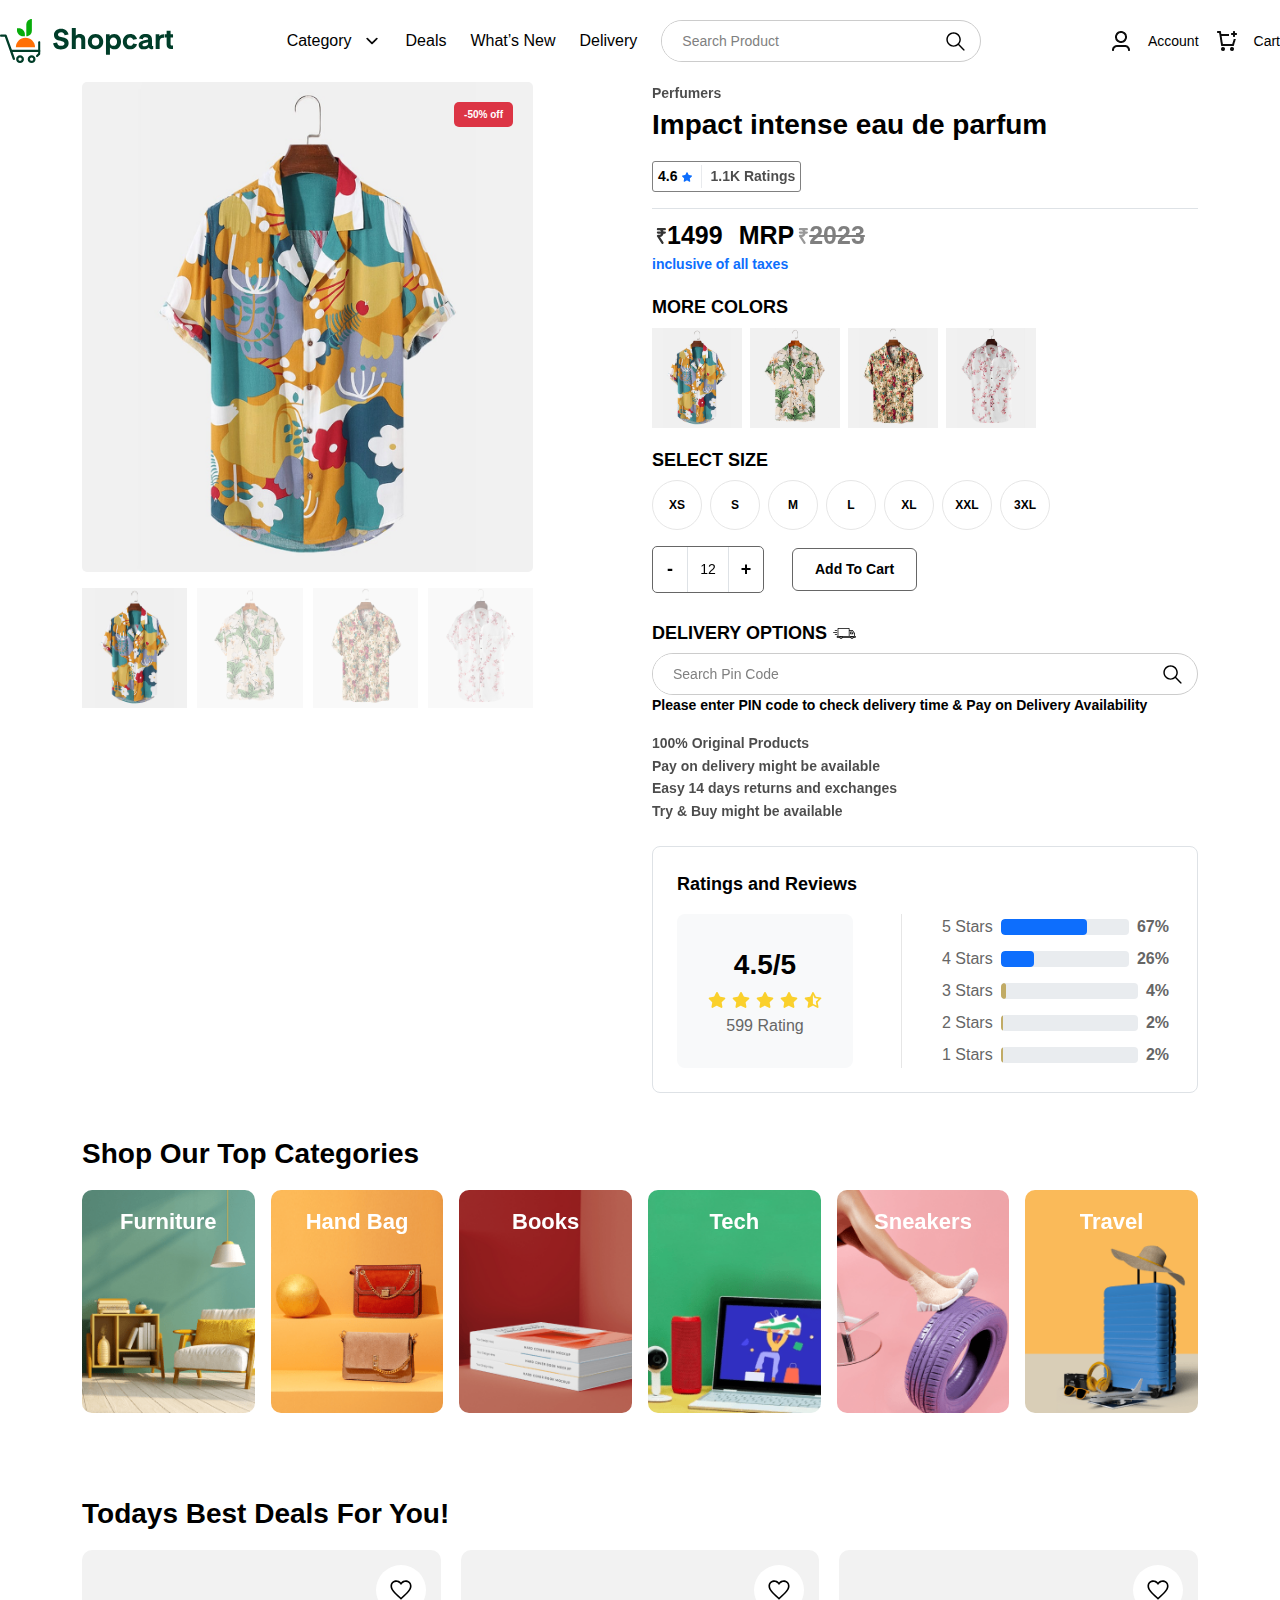
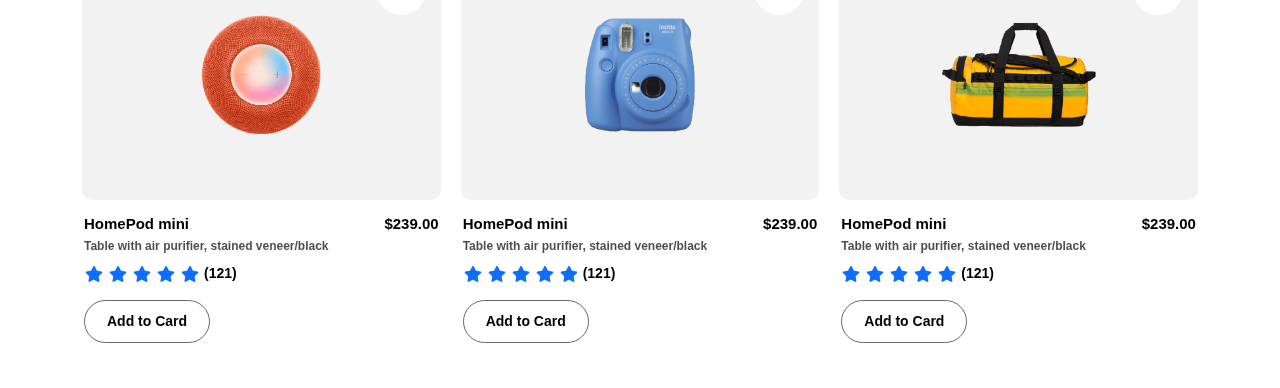
<file: productdetails.html>
<!DOCTYPE html>
<html lang="en">
<head>
    <meta charset="UTF-8">
    <meta name="viewport" content="width=device-width, initial-scale=1.0">
    <title>Document</title>
    <link rel="stylesheet" href="assets/css/style.min.css">
    <link rel="stylesheet" href="assets/bootstrap/bootstrap.css">
    <link rel="stylesheet" href="assets/libs/swiper/swiper.css">
</head>
<body>

    <!-- navbar start -->

<nav class="navbar navbar-expand-xl  container-fluid " aria-label="Offcanvas navbar large">
    <a class="navLogo d-flex align-items-center" href="javascript:;"><img src="assets/img/navbar/logo.svg" alt="logo" class="img-fluid w-100 h-100"></a>
    <div class="acocuntSection d-flex align-items-center justify-content-center d-xl-none d-sm-block d-none">
        <ul class="list-unstyled d-flex align-items-center gap-3 mb-0">
            <li><a href="javascipt:;" class="text-decoration-none d-flex align-items-center accountLink"><span class="accountIcon d-inline-flex align-items-center"><img src="assets/img/navbar/accountImg.png" alt="account" class="img-fluid w-100 h-100"></span> Account</a></li>
            <li><a href="javascipt:;" class="text-decoration-none d-flex align-items-center accountLink"><span class="accountIcon d-inline-flex align-items-center"><img src="assets/img/navbar/cart.png" alt="account" class="img-fluid w-100 h-100"></span> Cart</a></li>
        </ul>
      </div>
    <button class="navbar-toggler d-xl-none d-flex align-items-center border-0 shadow-none "  type="button" data-bs-toggle="offcanvas" data-bs-target="#offcanvasNavbar2" aria-controls="offcanvasNavbar2" aria-label="Toggle navigation">
      <span class="menuIcon d-inline-flex align-items-center"> <img src="assets/img/navbar/menu.svg" alt="menu" class="img-fluid w-100 h-100"></span>
    </button>
    <div class="offcanvas offcanvas-end text-bg-dark d-xl-block d-none" >
    
      <div class="offcanvas-body ">
          <ul class="navbar-nav justify-content-center gap-xxl-5 gap-4 flex-grow-1 pe-3">
            <!-- <li class="nav-item navItem">
              <a class="nav-link d-flex align-items-center mainLink" aria-current="page" href="#"><span class="d-inline-flex align-items-center navLink active">home</span></a>
            </li> -->
            <li class="nav-item navItem">
              <a class="nav-link d-flex align-items-center mainLink" aria-current="page" href="#"><span class="d-inline-flex align-items-center navLink ">Category</span>  <span class="d-inline-flex align-items-center arrowIcon"><img src="assets/img/navbar/downarrow.png" alt="downarrow" class="img-fluid w-100 h-100"></span></a>
              <ul class="sub-menu">
                <div class="categoryHeading">Popular Categories</div>
                <div class="row">
                    <div class="col-12">
                        <div class="row g-3">
                            <div class="col-6">
                                <div class="categoryCard position-relative">
                                    <div class="row align-items-center">
                                        <div class="col-auto">
                                            <div class="imageCat"><img src="assets/img/navbar/navcategery1.png" alt="categoryCard" class="img-fluid w-100 h-100"></div>
                                        </div>
                                        <div class="col ps-0">
                                            <a href="javascript:;" class="productHeading stretched-link">Furniture</a>
                                            <div class="productItem">240  Item  Available</div>
                                        </div>
                                    </div>
                                </div>
                            </div>
                            <div class="col-6">
                                <div class="categoryCard position-relative">
                                    <div class="row align-items-center">
                                        <div class="col-auto">
                                            <div class="imageCat"><img src="assets/img/navbar/navcategery2.png" alt="categoryCard" class="img-fluid w-100 h-100"></div>
                                        </div>
                                        <div class="col ps-0">
                                            <a href="javascript:;" class="productHeading stretched-link">Hand Bag</a>
                                            <div class="productItem">240  Item  Available</div>
                                        </div>
                                    </div>
                                </div>
                            </div>
                            <div class="col-6">
                                <div class="categoryCard position-relative">
                                    <div class="row align-items-center">
                                        <div class="col-auto">
                                            <div class="imageCat"><img src="assets/img/navbar/navcategery3.png" alt="categoryCard" class="img-fluid w-100 h-100"></div>
                                        </div>
                                        <div class="col ps-0">
                                            <a href="javascript:;" class="productHeading stretched-link">Shoe</a>
                                            <div class="productItem">240  Item  Available</div>
                                        </div>
                                    </div>
                                </div>
                            </div>
                            <div class="col-6">
                                <div class="categoryCard position-relative">
                                    <div class="row align-items-center">
                                        <div class="col-auto">
                                            <div class="imageCat"><img src="assets/img/navbar/navcategery4.png" alt="categoryCard" class="img-fluid w-100 h-100"></div>
                                        </div>
                                        <div class="col ps-0">
                                            <a href="javascript:;" class="productHeading stretched-link">Headphone</a>
                                            <div class="productItem">240  Item  Available</div>
                                        </div>
                                    </div>
                                </div>
                            </div>
                            <div class="col-6">
                                <div class="categoryCard position-relative">
                                    <div class="row align-items-center">
                                        <div class="col-auto">
                                            <div class="imageCat"><img src="assets/img/navbar/navcategery5.png" alt="categoryCard" class="img-fluid w-100 h-100"></div>
                                        </div>
                                        <div class="col ps-0">
                                            <a href="javascript:;" class="productHeading stretched-link">Laptop</a>
                                            <div class="productItem">240  Item  Available</div>
                                        </div>
                                    </div>
                                </div>
                            </div>
                            <div class="col-6">
                                <div class="categoryCard position-relative">
                                    <div class="row align-items-center">
                                        <div class="col-auto">
                                            <div class="imageCat"><img src="assets/img/navbar/navcategery6.png" alt="categoryCard" class="img-fluid w-100 h-100"></div>
                                        </div>
                                        <div class="col ps-0">
                                            <a href="javascript:;" class="productHeading stretched-link">Book</a>
                                            <div class="productItem">240  Item  Available</div>
                                        </div>
                                    </div>
                                </div>
                            </div>
                        </div>
                    </div>
                </div>
              </ul>
            </li>
            <li class="nav-item navItem">
              <a class="nav-link d-flex align-items-center mainLink" aria-current="page" href="#"><span class="d-inline-flex align-items-center navLink ">Deals</span>  </a>
           
            </li>
            <li class="nav-item navItem">
              <a class="nav-link d-flex align-items-center mainLink" aria-current="page" href="#"><span class="d-inline-flex align-items-center navLink ">What’s New</span> </a>
            </li>
            <li class="nav-item navItem">
              <a class="nav-link d-flex align-items-center mainLink" aria-current="page" href="#"><span class="d-inline-flex align-items-center navLink ">Delivery</span> </a>
            </li>
            <li class="nav-item navItem d-flex align-items-center">
                <div class="input-group inputGroup d-flex align-items-center">
                    <input type="text" class="form-control border-0 shadow-none inputSearch" placeholder="Search Product" aria-label="Recipient's username" aria-describedby="button-addon2">
                    <span class="input-group-text searchIcon bg-transparent" id="basic-addon2"><img src="assets/img/navbar/search.svg" alt="search" class="img-fluid w-100 h-100"></span>

                  </div>
            </li>
          </ul>
          <div class="acocuntSection d-flex align-items-center justify-content-center">
            <ul class="list-unstyled d-flex align-items-center gap-3 mb-0">
                <li><a href="javascipt:;" class="text-decoration-none d-flex align-items-center accountLink"><span class="accountIcon d-inline-flex align-items-center"><img src="assets/img/navbar/accountImg.png" alt="account" class="img-fluid w-100 h-100"></span> Account</a></li>
                <li><a href="javascipt:;" class="text-decoration-none d-flex align-items-center accountLink"><span class="accountIcon d-inline-flex align-items-center"><img src="assets/img/navbar/cart.png" alt="account" class="img-fluid w-100 h-100"></span> Cart</a></li>

            </ul>
          </div>
      </div>
  </div>
  
</nav>

<!-- navbar end  -->


<div class="container-fluid  productDetailsSection ">
    <div class="container">
        <div class="row">
            <div class="col-lg-5  ">
                <div class="leftproductContent">
                    <div  class="swiper mySwiper2 productSwiper">
                        <div class="swiper-wrapper">
                          <div class="swiper-slide">
                            <img src="assets/img/productdetail1.jpg" class="img-fluid w-100 h-100 " alt="productdetail1" />
                            <div class="offSales">-50% off</div>
                          </div>
                          <div class="swiper-slide">
                            <img src="assets/img/productdetail2.jpg" class="img-fluid w-100 h-100 " alt="productdetail1" />
                            <div class="offSales">-50% off</div>
        
                          </div>
                          <div class="swiper-slide">
                            <img src="assets/img/productdetail3.jpg" class="img-fluid w-100 h-100 " alt="productdetail1" />
                            <div class="offSales">-50% off</div>
        
                          </div>
                          <div class="swiper-slide">
                            <img src="assets/img/productdetail4.jpg" class="img-fluid w-100 h-100 " alt="productdetail1" />
                            <div class="offSales">-50% off</div>
        
                          </div>
                        </div>
                      </div>
                      <div thumbsSlider="" class="swiper  bottomSlider">
                        <div class="swiper-wrapper">
                          <div class="swiper-slide">
                            <img src="assets/img/productdetail1.jpg" class="img-fluid w-100 h-100 " alt="productdetail1" />
                          </div>
                          <div class="swiper-slide">
                            <img src="assets/img/productdetail2.jpg" class="img-fluid w-100 h-100 " alt="productdetail1" />
                          </div>
                          <div class="swiper-slide">
                            <img src="assets/img/productdetail3.jpg" class="img-fluid w-100 h-100 " alt="productdetail1" />
                          </div>
                          <div class="swiper-slide">
                            <img src="assets/img/productdetail4.jpg" class="img-fluid w-100 h-100 " alt="productdetail1" />
                          </div>
                        </div>
                      </div>
                </div>
            </div>
            <div class="col-lg-6 ms-auto">
                <div class="row sideContentProduct">
                    <div class="col-12">
                        <div class="body_text_small">Perfumers</div>
                        <div class="body_heading">Impact intense eau de parfum</div>
                    </div>
                    <div class="col-12">
                        <ul class="list-unstyled border-bottom mb-0 pb-3">
                            <li class="d-inline-flex align-items-center ratingcard">
                                <span class="d-flex align-items-center body_heading_small "> 4.6</span><span class="starIcon d-flex align-items-center  me-1 p-1"> <img src="assets/img/star.svg" alt="star" class="img-fluid w-100 h-100"></span> <span class="d-flex align-items-center border-start ps-2 body_text_small"> 1.1K Ratings</span>
                            </li>
                        </ul>
                    </div>
                    <div class="col-12 pt-2">
                        <ul class="list-unstyled d-flex align-items-center gap-3 mb-0">
                            <li>
                                <a href="javascript:;" class="text-decoration-none rateHeading d-flex align-items-center">
                                    <span class="d-inline-flex align-items-center rsIcon"><img src="assets/img/Rupee.svg" alt="rs" class="img-fluid w-100 h-100"></span>
                                    1499
                                </a>
                            </li>
                            <li>
                                <a href="javascript:;" class="text-decoration-none rateHeading d-flex align-items-center">
                                    
                                   MRP <span class="d-inline-flex align-items-center rsIcon opacity-50"><img src="assets/img/Rupee.svg" alt="rs" class="img-fluid w-100 h-100"></span>
                                  <span class="d-inline-flex align-items-center text-decoration-line-through rateHeading opacity-50">2023</span> 
                                </a>
                            </li>
                        </ul>
                        <div class="body_heading_small taxesHeading">inclusive of all taxes</div>
                    </div>
                    <div class="col-12 mt-3">
                        <div class="body_text_large mb-1"> MORE COLORS</div>
                        <ul class="list-unstyled d-flex align-items-center gap-2">
                            <li class="productColor"><img src="assets/img/productdetail1.jpg" alt="size" class="img-fluid w-100 h-100"></li>
                            <li class="productColor"><img src="assets/img/productdetail2.jpg" alt="size" class="img-fluid w-100 h-100"></li>
                            <li class="productColor"><img src="assets/img/productdetail3.jpg" alt="size" class="img-fluid w-100 h-100"></li>
                            <li class="productColor"><img src="assets/img/productdetail4.jpg" alt="size" class="img-fluid w-100 h-100"></li>

                        </ul>
                    </div>
                    <div class="col-12">
                        <div class="body_text_large mb-1"> SELECT SIZE</div>
                        <ul class="list-unstyled d-flex align-items-center gap-2 flex-wrap">
                            <li>
                                <a href="javascript:;" class="text-decoration-none d-flex align-items-center justify-content-center selectSize">XS</a>
                            </li>
                            <li>
                                <a href="javascript:;" class="text-decoration-none d-flex align-items-center justify-content-center selectSize">S</a>
                            </li>
                            <li>
                                <a href="javascript:;" class="text-decoration-none d-flex align-items-center justify-content-center selectSize">M</a>
                            </li>
                            <li>
                                <a href="javascript:;" class="text-decoration-none d-flex align-items-center justify-content-center selectSize">L</a>
                            </li>
                            <li>
                                <a href="javascript:;" class="text-decoration-none d-flex align-items-center justify-content-center selectSize">XL</a>
                            </li>
                            <li>
                                <a href="javascript:;" class="text-decoration-none d-flex align-items-center justify-content-center selectSize">XXL</a>
                            </li>
                            <li>
                                <a href="javascript:;" class="text-decoration-none d-flex align-items-center justify-content-center selectSize">3XL</a>
                            </li>
                        </ul>
                    </div>
                    <div class="col-12 ">
                        <div class="row gap-3 justify-content-between align-items-center ">
                          <div class="col-auto">
                            <div class="d-inline-flex position-relative z-1 align-items-center qualiltymain border border-1">
                              <div class="qualityicon bg-wte border-end h-100 d-flex align-items-center justify-content-center">-</div>
                              <div class="quantityinput d-flex align-items-center justify-content-center">12</div>
                              <div class="qualityicon bg- border-start h-100 d-flex align-items-center justify-content-center">+</div>
                            </div>
                          </div>
                          <div class="col ps-sm-0">
                            <button href="javascript:;" class="addCardBtn rounded-2 bg-transparent d-sm-inline-flex d-flex ">Add To Cart</button>
                          </div>
                         
                        </div>
                    </div>
                    <div class="col-12 mt-4">
                        <div class="body_text_large mb-1 d-flex align-items-center"> DELIVERY OPTIONS <span class="d-inline-flex align-items-center iconany"><img src="assets/img/delivary.svg" alt="delivary" class="img-fluid w-100 h-100"></span></div>
                        <div class="input-group inputGroup d-flex align-items-center w-100">
                            <input type="text" class="form-control border-0 shadow-none inputSearch" placeholder="Search Pin Code" aria-label="search Pin Code" aria-describedby="button-addon2">
                            <span class="input-group-text searchIcon bg-transparent" id="basic-addon2"><img src="assets/img/navbar/search.svg" alt="search" class="img-fluid w-100 h-100"></span>
                          </div>
                        <div class="body_heading_small ">Please enter PIN code to check delivery time & Pay on Delivery Availability</div>
                        <div class="mt-3">
                            <div class="body_text_small">100% Original Products</div>
                            <div class="body_text_small">Pay on delivery might be available</div>
                            <div class="body_text_small">Easy 14 days returns and exchanges</div>
                            <div class="body_text_small">Try & Buy might be available</div>

                        </div>
                    </div>
                    <div class="col-12 mt-4">
                        <div class="descriptionCard border border-1 rounded-3 h-100 p-4 ">
                          <div class="descriptionHeading2 fw-bold mb-xl-3 mb-1 text-sm-start text-center">  Ratings and Reviews</div>
                            <div class="row gpa-sma-0 gap-3 align-items-center">
                              <div class="col-sm-auto pe-sm-5 borderSection border-end">
                                <div class="ratingCard rounded-3 text-center bg-light">
                                  <div class="body_heading mb-0">4.5<span class="reviewSubheading">/5</span></div>
                                  <ul class="d-flex list-unstyled gap-1 rating align-items-center justify-content-center mt-1 mb-0">
                                    <li class="starIcon d-inline-flex"><img src="assets/img/staryellow.svg" alt="star" class="img-fluid w-100 h-100"></li>
                                    <li class="starIcon d-inline-flex"><img src="assets/img/staryellow.svg" alt="star" class="img-fluid w-100 h-100"></li>
                                    <li class="starIcon d-inline-flex"><img src="assets/img/staryellow.svg" alt="star" class="img-fluid w-100 h-100"></li>
                                    <li class="starIcon d-inline-flex"><img src="assets/img/staryellow.svg" alt="star" class="img-fluid w-100 h-100"></li>
                                    <li class="starIcon d-inline-flex"><img src="assets/img/halfstar.svg" alt="star" class="img-fluid w-100 h-100"></li>
        
                                  </ul>
                                  <div class="detailsPera mt-1">599 Rating</div>
                                </div>
                              </div>
                              <div class="col-sm ps-lg-4 pe-3 ">
                                <ul class="ratingSection list-unstyled d-flex flex-column gap-2 mb-0">
                                  <li>
                                    <div class="d-flex align-items-center">
                                      <div class="detailsPera me-2 d-flex text-nowrap">5 Stars</div>
                                      <div class="progress rounded-1  w-100 bg-theme1" role="progressbar" aria-label="Basic example" aria-valuenow="25" aria-valuemin="0" aria-valuemax="100">
                                        <div class="progress-bar progressBar rounded-1" style="width: 67%"></div>
                                      </div>
                                      <div class="detailsPera fw-semibold ms-2">67%</div>
                                    </div>
                                  </li>
                                  <li>
                                    <div class="d-flex align-items-center">
                                      <div class="detailsPera me-2 d-flex text-nowrap">4 Stars</div>
                                      <div class="progress rounded-1  w-100 bg-theme1" role="progressbar" aria-label="Basic example" aria-valuenow="25" aria-valuemin="0" aria-valuemax="100">
                                        <div class="progress-bar progressBar rounded-1" style="width: 26%"></div>
                                      </div>
                                      <div class="detailsPera fw-semibold ms-2">26%</div>
                                    </div>
                                  </li>
                                  <li>
                                    <div class="d-flex align-items-center">
                                      <div class="detailsPera me-2 d-flex text-nowrap">3 Stars</div>
                                      <div class="progress rounded-1  w-100 bg-theme1" role="progressbar" aria-label="Basic example" aria-valuenow="25" aria-valuemin="0" aria-valuemax="100">
                                        <div class="progress-bar progressBar progressBar2 rounded-1" style="width: 4%"></div>
                                      </div>
                                      <div class="detailsPera fw-semibold ms-2">4%</div>
                                    </div>
                                  </li>
                                  <li>
                                    <div class="d-flex align-items-center">
                                      <div class="detailsPera me-2 d-flex text-nowrap">2 Stars</div>
                                      <div class="progress rounded-1  w-100 bg-theme1" role="progressbar" aria-label="Basic example" aria-valuenow="25" aria-valuemin="0" aria-valuemax="100">
                                        <div class="progress-bar progressBar progressBar2 rounded-1" style="width: 2%"></div>
                                      </div>
                                      <div class="detailsPera fw-semibold ms-2">2%</div>
                                    </div>
                                  </li>
                                  <li>
                                    <div class="d-flex align-items-center">
                                      <div class="detailsPera me-2 d-flex text-nowrap">1 Stars</div>
                                      <div class="progress rounded-1  w-100 bg-theme1" role="progressbar" aria-label="Basic example" aria-valuenow="25" aria-valuemin="0" aria-valuemax="100">
                                        <div class="progress-bar progressBar progressBar2 rounded-1" style="width: 2%"></div>
                                      </div>
                                      <div class="detailsPera fw-semibold ms-2">2%</div>
                                    </div>
                                  </li>
                                </ul>
                              </div>
                            </div>
                        </div>
                      </div>
                </div>
            </div>
        </div>

    </div>
</div>


<div class="container-fluid section_spacing  ">
    <div class="container">
        <div class="row">
            <div class="col-12">
                <div class="body_heading">Shop Our Top Categories</div>
            </div>
            <div class="col-12">
                <div class="row g-3">
                    <div class="col-xl-2 col-sm-4 col-6 ">
                        <div class="shopCateoriesCard">
                            <div class="cardImg"><img src="assets/img/shopCatogriescard1.png" alt="categoryCard" class="img-fluid w-100 h-100"></div>
                            <div class="categoriesHeading">Furniture</div>
                        </div>
                    </div>
                    <div class="col-xl-2 col-sm-4 col-6 ">
                        <div class="shopCateoriesCard">
                            <div class="cardImg"><img src="assets/img/shopCatogriescard2.png" alt="categoryCard" class="img-fluid w-100 h-100"></div>
                            <div class="categoriesHeading text-nowrap">Hand Bag</div>
                        </div>
                    </div>
                    <div class="col-xl-2 col-sm-4 col-6 ">
                        <div class="shopCateoriesCard">
                            <div class="cardImg"><img src="assets/img/shopCatogriescard3.png" alt="categoryCard" class="img-fluid w-100 h-100"></div>
                            <div class="categoriesHeading">Books</div>
                        </div>
                    </div>
                    <div class="col-xl-2 col-sm-4 col-6 ">
                        <div class="shopCateoriesCard">
                            <div class="cardImg"><img src="assets/img/shopCatogriescard4.png" alt="categoryCard" class="img-fluid w-100 h-100"></div>
                            <div class="categoriesHeading">Tech</div>
                        </div>
                    </div>
                    <div class="col-xl-2 col-sm-4 col-6 ">
                        <div class="shopCateoriesCard">
                            <div class="cardImg"><img src="assets/img/shopCatogriescard5.png" alt="categoryCard" class="img-fluid w-100 h-100"></div>
                            <div class="categoriesHeading">Sneakers</div>
                        </div>
                    </div>
                    <div class="col-xl-2 col-sm-4 col-6 ">
                        <div class="shopCateoriesCard">
                            <div class="cardImg"><img src="assets/img/shopCatogriescard6.png" alt="categoryCard" class="img-fluid w-100 h-100"></div>
                            <div class="categoriesHeading">Travel</div>
                        </div>
                    </div>
                </div>
            </div>
        </div>

    </div>
</div>

<div class="container-fluid section_spacing ">
    <div class="container">
        <div class="row">
            <div class="col-12">
                <div class="body_heading">Todays Best Deals For You!</div>
            </div>
            <div class="col-12">
                <div class="swiper mySwiper">
                    <div class="swiper-wrapper">
                      <div class="swiper-slide">
                        <div class="bestDealCard">
                            <div class="cardImg"><img src="assets/img/bestdealcard1.png" alt="today best deal card" class="img-fluid w-100 h-100"></div>
                            <a href="javascript:;" class="heartIcon"><img src="assets/img/heart.svg" alt="heartImg" class="img-fluid w-100 h-100"></a>
                            <div class="cardContent">
                                <div class="row">
                                    <div class="col-12">
                                        <div class="row align-items-center">
                                            <div class="col">
                                                <div class="body_text">HomePod mini</div>
                                            </div>
                                            <div class=" col-auto "><div class="body_text"> $239.00</div> </div>
                                        </div>
                                    </div>
                                    <div class="col-12">
                                        <div class="body_text_small">Table with air purifier, stained veneer/black</div>
                                    </div>
                                    <div class="col-12">
                                        <div class="row">
                                            <div class="col">
                                                <ul class="list-unstyled d-flex align-items-center gap-1 mt-2">
                                                    <li><a href="javascript:;" class="text-decoration-none d-flex align-items-center starIcon"><img src="assets/img/star.svg" alt="star" class="img-fluid w-100 h-100"></a></li>
                                                    <li><a href="javascript:;" class="text-decoration-none d-flex align-items-center starIcon"><img src="assets/img/star.svg" alt="star" class="img-fluid w-100 h-100"></a></li>
                                                    <li><a href="javascript:;" class="text-decoration-none d-flex align-items-center starIcon"><img src="assets/img/star.svg" alt="star" class="img-fluid w-100 h-100"></a></li>
                                                    <li><a href="javascript:;" class="text-decoration-none d-flex align-items-center starIcon"><img src="assets/img/star.svg" alt="star" class="img-fluid w-100 h-100"></a></li>
                                                    <li><a href="javascript:;" class="text-decoration-none d-flex align-items-center starIcon"><img src="assets/img/star.svg" alt="star" class="img-fluid w-100 h-100"></a></li>
                                                    <li><a href="javascript:;" class="text-decoration-none d-flex align-items-center starIcon">(121)</a></li>
            
                                                </ul>
                                            </div>
                                        </div>
                                    </div>
                                    <div class="col-12">
                                        <div><a href="javascript:;" class="addCardBtn">Add to Card</a></div>
                                    </div>
                                </div>
                            </div>
                        </div>
                      </div>
                      <div class="swiper-slide">
                        <div class="bestDealCard">
                            <div class="cardImg"><img src="assets/img/bestdealcard2.png" alt="today best deal card" class="img-fluid w-100 h-100"></div>
                            <a href="javascript:;" class="heartIcon"><img src="assets/img/heart.svg" alt="heartImg" class="img-fluid w-100 h-100"></a>
                            <div class="cardContent">
                                <div class="row">
                                    <div class="col-12">
                                        <div class="row align-items-center">
                                            <div class="col">
                                                <div class="body_text">HomePod mini</div>
                                            </div>
                                            <div class=" col-auto "><div class="body_text"> $239.00</div> </div>
                                        </div>
                                    </div>
                                    <div class="col-12">
                                        <div class="body_text_small">Table with air purifier, stained veneer/black</div>
                                    </div>
                                    <div class="col-12">
                                        <div class="row">
                                            <div class="col">
                                                <ul class="list-unstyled d-flex align-items-center gap-1 mt-2">
                                                    <li><a href="javascript:;" class="text-decoration-none d-flex align-items-center starIcon"><img src="assets/img/star.svg" alt="star" class="img-fluid w-100 h-100"></a></li>
                                                    <li><a href="javascript:;" class="text-decoration-none d-flex align-items-center starIcon"><img src="assets/img/star.svg" alt="star" class="img-fluid w-100 h-100"></a></li>
                                                    <li><a href="javascript:;" class="text-decoration-none d-flex align-items-center starIcon"><img src="assets/img/star.svg" alt="star" class="img-fluid w-100 h-100"></a></li>
                                                    <li><a href="javascript:;" class="text-decoration-none d-flex align-items-center starIcon"><img src="assets/img/star.svg" alt="star" class="img-fluid w-100 h-100"></a></li>
                                                    <li><a href="javascript:;" class="text-decoration-none d-flex align-items-center starIcon"><img src="assets/img/star.svg" alt="star" class="img-fluid w-100 h-100"></a></li>
                                                    <li><a href="javascript:;" class="text-decoration-none d-flex align-items-center starIcon">(121)</a></li>
            
                                                </ul>
                                            </div>
                                        </div>
                                    </div>
                                    <div class="col-12">
                                        <div><a href="javascript:;" class="addCardBtn">Add to Card</a></div>
                                    </div>
                                </div>
                            </div>
                        </div>
                      </div>
                      <div class="swiper-slide">
                        <div class="bestDealCard">
                            <div class="cardImg"><img src="assets/img/bestdealcard3.png" alt="today best deal card" class="img-fluid w-100 h-100"></div>
                            <a href="javascript:;" class="heartIcon"><img src="assets/img/heart.svg" alt="heartImg" class="img-fluid w-100 h-100"></a>
                            <div class="cardContent">
                                <div class="row">
                                    <div class="col-12">
                                        <div class="row align-items-center">
                                            <div class="col">
                                                <div class="body_text">HomePod mini</div>
                                            </div>
                                            <div class=" col-auto "><div class="body_text"> $239.00</div> </div>
                                        </div>
                                    </div>
                                    <div class="col-12">
                                        <div class="body_text_small">Table with air purifier, stained veneer/black</div>
                                    </div>
                                    <div class="col-12">
                                        <div class="row">
                                            <div class="col">
                                                <ul class="list-unstyled d-flex align-items-center gap-1 mt-2">
                                                    <li><a href="javascript:;" class="text-decoration-none d-flex align-items-center starIcon"><img src="assets/img/star.svg" alt="star" class="img-fluid w-100 h-100"></a></li>
                                                    <li><a href="javascript:;" class="text-decoration-none d-flex align-items-center starIcon"><img src="assets/img/star.svg" alt="star" class="img-fluid w-100 h-100"></a></li>
                                                    <li><a href="javascript:;" class="text-decoration-none d-flex align-items-center starIcon"><img src="assets/img/star.svg" alt="star" class="img-fluid w-100 h-100"></a></li>
                                                    <li><a href="javascript:;" class="text-decoration-none d-flex align-items-center starIcon"><img src="assets/img/star.svg" alt="star" class="img-fluid w-100 h-100"></a></li>
                                                    <li><a href="javascript:;" class="text-decoration-none d-flex align-items-center starIcon"><img src="assets/img/star.svg" alt="star" class="img-fluid w-100 h-100"></a></li>
                                                    <li><a href="javascript:;" class="text-decoration-none d-flex align-items-center starIcon">(121)</a></li>
            
                                                </ul>
                                            </div>
                                        </div>
                                    </div>
                                    <div class="col-12">
                                        <div><a href="javascript:;" class="addCardBtn">Add to Card</a></div>
                                    </div>
                                </div>
                            </div>
                        </div>
                      </div>
                      <div class="swiper-slide">
                        <div class="bestDealCard">
                            <div class="cardImg"><img src="assets/img/bestdealcard4.png" alt="today best deal card" class="img-fluid w-100 h-100"></div>
                            <a href="javascript:;" class="heartIcon"><img src="assets/img/heart.svg" alt="heartImg" class="img-fluid w-100 h-100"></a>
                            <div class="cardContent">
                                <div class="row">
                                    <div class="col-12">
                                        <div class="row align-items-center">
                                            <div class="col">
                                                <div class="body_text">HomePod mini</div>
                                            </div>
                                            <div class=" col-auto "><div class="body_text"> $239.00</div> </div>
                                        </div>
                                    </div>
                                    <div class="col-12">
                                        <div class="body_text_small">Table with air purifier, stained veneer/black</div>
                                    </div>
                                    <div class="col-12">
                                        <div class="row">
                                            <div class="col">
                                                <ul class="list-unstyled d-flex align-items-center gap-1 mt-2">
                                                    <li><a href="javascript:;" class="text-decoration-none d-flex align-items-center starIcon"><img src="assets/img/star.svg" alt="star" class="img-fluid w-100 h-100"></a></li>
                                                    <li><a href="javascript:;" class="text-decoration-none d-flex align-items-center starIcon"><img src="assets/img/star.svg" alt="star" class="img-fluid w-100 h-100"></a></li>
                                                    <li><a href="javascript:;" class="text-decoration-none d-flex align-items-center starIcon"><img src="assets/img/star.svg" alt="star" class="img-fluid w-100 h-100"></a></li>
                                                    <li><a href="javascript:;" class="text-decoration-none d-flex align-items-center starIcon"><img src="assets/img/star.svg" alt="star" class="img-fluid w-100 h-100"></a></li>
                                                    <li><a href="javascript:;" class="text-decoration-none d-flex align-items-center starIcon"><img src="assets/img/star.svg" alt="star" class="img-fluid w-100 h-100"></a></li>
                                                    <li><a href="javascript:;" class="text-decoration-none d-flex align-items-center starIcon">(121)</a></li>
            
                                                </ul>
                                            </div>
                                        </div>
                                    </div>
                                    <div class="col-12">
                                        <div><a href="javascript:;" class="addCardBtn">Add to Card</a></div>
                                    </div>
                                </div>
                            </div>
                        </div>
                      </div>
                    </div>
                    <!-- <div class="swiper-button-next"></div>
                    <div class="swiper-button-prev"></div> -->
                  </div>
            </div>
        </div>
    </div>
</div>




<!--
    <div class="container-fluid">
        <div class="container">
            <div class="row gap-4">
                <div class="col-12">
                    <div class="body_text">Lorem ipsum dolor sit amet consectetur adipisicing elit. Quas culpa inventore cumque autem sed tempore beatae explicabo ab nulla accusamus error sint ipsam saepe nihil laboriosam possimus voluptas unde, dolorem accusantium esse! Incidunt totam ipsam placeat repellendus! Dolor architecto rerum deserunt quasi perferendis, ratione nostrum molestias ut velit officia quia autem facere dicta temporibus nihil corrupti alias accusamus aut quis molestiae ea similique tempora eum. Iusto quas aspernatur at debitis consequatur illum repellat exercitationem earum, atque eum labore nobis ipsa cum provident accusantium consectetur, voluptatum suscipit quis quaerat quibusdam hic? Quia, consequuntur tempore earum cumque sed eaque nihil minima odio.</div>
                </div>
                <div class="col-12">
                    <div class="body_text_Small">Lorem ipsum dolor sit amet, consectetur adipisicing elit. Sapiente fugiat magnam fuga impedit voluptatem, autem illo quaerat qui esse blanditiis deleniti consequuntur voluptate debitis accusantium modi doloremque libero voluptatibus corporis nesciunt cum commodi? Aliquam perferendis explicabo dignissimos magnam nihil commodi ipsum quasi fuga tempora exercitationem, cumque earum, aliquid voluptas recusandae et rerum? Fuga quod saepe temporibus nulla suscipit dolorem veniam nobis omnis? Distinctio debitis consequuntur odit quia necessitatibus optio, esse magni inventore harum voluptate facilis. Sint dolorem consequatur odio minus inventore quod eius dolor, sunt veniam eligendi eveniet, ullam error laboriosam debitis quasi eos, ipsa in! Atque tenetur recusandae eum.</div>
                </div>
                <div class="col-12">
                    <div class="body_text_Large">Lorem ipsum dolor sit amet, consectetur adipisicing elit. Sapiente fugiat magnam fuga impedit voluptatem, autem illo quaerat qui esse blanditiis deleniti consequuntur voluptate debitis accusantium modi doloremque libero voluptatibus corporis nesciunt cum commodi? Aliquam perferendis explicabo dignissimos magnam nihil commodi ipsum quasi fuga tempora exercitationem, cumque earum, aliquid voluptas recusandae et rerum? Fuga quod saepe temporibus nulla suscipit dolorem veniam nobis omnis? Distinctio debitis consequuntur odit quia necessitatibus optio, esse magni inventore harum voluptate facilis. Sint dolorem consequatur odio minus inventore quod eius dolor, sunt veniam eligendi eveniet, ullam error laboriosam debitis quasi eos, ipsa in! Atque tenetur recusandae eum.</div>
                </div>
            </div>
        </div>
    </div> -->


<!-- nav offcanvas  mobile-->
<div class="offcanvas offcanvas-start text-bg-dark bg-white d-xl-none d-flex mobileOffcanvas" tabindex="-1" id="offcanvasNavbar2" aria-labelledby="offcanvasNavbar2Label">
    <div class="offcanvas-header">
      <div class="offcanvas-title d-flex align-items-center logomobile" id="offcanvasNavbar2Label"><img src="assets/img/navbar/logo.svg" alt="logo" class="img-fluid w-100 h-100"></div>
   
      <button type="button" class="d-flex align-items-center border-0 shadow-none border-0 bg-transparent" data-bs-dismiss="offcanvas" aria-label="Close"> <span class="closeBtn d-inline-flex align-items-center"> <img src="assets/img/navbar/Close.png" alt="close" class="img-fluid w-100 h-100"></span></button>
    </div>
    <div class="offcanvas-body">
      <div class="input-group mb-2 inputGroup">
        <input type="text" class="form-control border-0 shadow-none bg-transparents inputSearch" placeholder="Search" aria-label="Recipient's username" aria-describedby="basic-addon2">
        <span class="input-group-text searchIcon bg-transparent" id="basic-addon2"><img src="assets/img/navbar/search.svg" alt="search" class="img-fluid w-100 h-100"></span>
      </div>
      <div class="accordion mobileAccordion" id="accordionExample">
        <div class="accordion-item itemAccordion">
          <div class="accordion-header">
            <button class="accordion-button accordionBtn active" type="button" data-bs-toggle="collapse" data-bs-target="#collapseTwo" aria-expanded="true" aria-controls="collapseOne">
                Category
            </button>
          </div>
          <div id="collapseTwo" class="accordion-collapse collapse " data-bs-parent="#accordionExample">
            <div class="accordion-body p-0">
                <ul class="submenu p-0">
                    <!-- <div class="categoryHeading">Popular Categories</div> -->
                    <div class="row">
                        <div class="col-12">
                            <div class="row g-3">
                                <div class="col-12">
                                    <div class="categoryCard position-relative">
                                        <div class="row align-items-center">
                                            <div class="col-auto">
                                                <div class="imageCat"><img src="assets/img/navbar/navcategery1.png" alt="categoryCard" class="img-fluid w-100 h-100"></div>
                                            </div>
                                            <div class="col ps-0">
                                                <a href="javascript:;" class="productHeading stretched-link">Furniture</a>
                                                <div class="productItem">240  Item  Available</div>
                                            </div>
                                        </div>
                                    </div>
                                </div>
                                    <div class="col-12">
                                        <div class="categoryCard position-relative">
                                            <div class="row align-items-center">
                                                <div class="col-auto">
                                                    <div class="imageCat"><img src="assets/img/navbar/navcategery2.png" alt="categoryCard" class="img-fluid w-100 h-100"></div>
                                                </div>
                                                <div class="col ps-0">
                                                    <a href="javascript:;" class="productHeading stretched-link">Hand Bag</a>
                                                    <div class="productItem">240  Item  Available</div>
                                                </div>
                                            </div>
                                        </div>
                                    </div>
                                <div class="col-12">
                                    <div class="categoryCard position-relative">
                                        <div class="row align-items-center">
                                            <div class="col-auto">
                                                <div class="imageCat"><img src="assets/img/navbar/navcategery3.png" alt="categoryCard" class="img-fluid w-100 h-100"></div>
                                            </div>
                                            <div class="col ps-0">
                                                <a href="javascript:;" class="productHeading stretched-link">Shoe</a>
                                                <div class="productItem">240  Item  Available</div>
                                            </div>
                                        </div>
                                    </div>
                                </div>
                                <div class="col-12">
                                    <div class="categoryCard position-relative">
                                        <div class="row align-items-center">
                                            <div class="col-auto">
                                                <div class="imageCat"><img src="assets/img/navbar/navcategery4.png" alt="categoryCard" class="img-fluid w-100 h-100"></div>
                                            </div>
                                            <div class="col ps-0">
                                                <a href="javascript:;" class="productHeading stretched-link">Headphone</a>
                                                <div class="productItem">240  Item  Available</div>
                                            </div>
                                        </div>
                                    </div>
                                </div>
                                <div class="col-12">
                                    <div class="categoryCard position-relative">
                                        <div class="row align-items-center">
                                            <div class="col-auto">
                                                <div class="imageCat"><img src="assets/img/navbar/navcategery5.png" alt="categoryCard" class="img-fluid w-100 h-100"></div>
                                            </div>
                                            <div class="col ps-0">
                                                <a href="javascript:;" class="productHeading stretched-link">Laptop</a>
                                                <div class="productItem">240  Item  Available</div>
                                            </div>
                                        </div>
                                    </div>
                                </div>
                                <div class="col-12">
                                    <div class="categoryCard position-relative">
                                        <div class="row align-items-center">
                                            <div class="col-auto">
                                                <div class="imageCat"><img src="assets/img/navbar/navcategery6.png" alt="categoryCard" class="img-fluid w-100 h-100"></div>
                                            </div>
                                            <div class="col ps-0">
                                                <a href="javascript:;" class="productHeading stretched-link">Book</a>
                                                <div class="productItem">240  Item  Available</div>
                                            </div>
                                        </div>
                                    </div>
                                </div>
                            </div>
                        </div>
                    </div>
                  </ul>
            </div>
          </div>
        </div>
      </div>
      
      
      <ul class="mobileUl mb-0 list-unstyled">
        <li><a href="javascript:;" class="d-flex align-items-center mobileLink ">Deals</a></li>
        <li><a href="javascript:;" class="d-flex align-items-center mobileLink ">What’s New</a></li>
        <li><a href="javascript:;" class="d-flex align-items-center mobileLink ">Delivery</a></li>
        <!-- <li><a href="javascript:;" class="d-flex align-items-center mobileLink ">Shop</a></li> -->

      </ul>

    </div>
</div>


    <script src="assets/bootstrap/bootstrap.js"></script>
    <script src="assets/libs/swiper/swiper.js"></script>
  <!-- Initialize Swiper -->
  <script>
    var swiper = new Swiper(".bottomSlider", {
      spaceBetween: 10,
      slidesPerView: 3,
      freeMode: true,
      watchSlidesProgress: true,

      breakpoints: {
    610: {
      slidesPerView: 3,
      spaceBetween: 10,
    },
    768: {
      slidesPerView: 4,
      spaceBetween: 10,
    },
    1024: {
      slidesPerView: 4,
      spaceBetween: 10,
    },
    },
    });
    var swiper2 = new Swiper(".productSwiper", {
      spaceBetween: 10,
      navigation: {
        nextEl: ".swiper-button-next",
        prevEl: ".swiper-button-prev",
      },
      thumbs: {
        swiper: swiper,
      },
    });
  </script>


<script>
    var swiper = new Swiper(".mySwiper", {
        slidesPerView: 1,
        spaceBetween: 10,
      navigation: {
        nextEl: ".swiper-button-next",
        prevEl: ".swiper-button-prev",
      },
      breakpoints: {
    610: {
      slidesPerView: 2,
      spaceBetween: 10,
    },
    768: {
      slidesPerView: 2,
      spaceBetween: 20,
    },
    1024: {
      slidesPerView: 3,
      spaceBetween: 20,
    },
    },
    });
</script>
</body>
</html>
</file>
<file: assets/css/style.min.css>
.text_ellipsis_1{display:-webkit-box;-webkit-line-clamp:1;-webkit-box-orient:vertical;overflow:hidden;text-overflow:ellipsis}.text_ellipsis_2{display:-webkit-box;-webkit-line-clamp:2;-webkit-box-orient:vertical;overflow:hidden;text-overflow:ellipsis}.text_ellipsis_3{display:-webkit-box;-webkit-line-clamp:3;-webkit-box-orient:vertical;overflow:hidden;text-overflow:ellipsis}.text_ellipsis_4{display:-webkit-box;-webkit-line-clamp:4;-webkit-box-orient:vertical;overflow:hidden;text-overflow:ellipsis}.text_ellipsis_5{display:-webkit-box;-webkit-line-clamp:5;-webkit-box-orient:vertical;overflow:hidden;text-overflow:ellipsis}body{font-family:"Inter",sans-serif !important}body::-webkit-scrollbar{width:7px;background-color:#cac4c4}body::-webkit-scrollbar-thumb{background-color:#003d29;border-radius:5px}.body_text{font-size:18px;font-weight:700;color:#000;line-height:1;padding:10px 0px 0px 0px}@media only screen and (min-width: 576px){.body_text{font-size:18px}}@media only screen and (min-width: 768px){.body_text{font-size:18px}}@media only screen and (min-width: 992px){.body_text{font-size:15px}}@media only screen and (min-width: 1200px){.body_text{font-size:15px;line-height:1.8}}@media only screen and (min-width: 1400px){.body_text{font-size:18px;line-height:1.8}}.body_text_small{font-size:12px;color:#000;line-height:1.6;font-weight:600;opacity:.7}@media only screen and (min-width: 576px){.body_text_small{font-size:14px}}.body_heading_small{font-size:12px;font-weight:700;color:#000}@media only screen and (min-width: 576px){.body_heading_small{font-size:14px}}.body_text_large{font-size:16px;color:#000;line-height:1.8;font-weight:600}@media only screen and (min-width: 576px){.body_text_large{font-size:18px}}.side_spacing{padding:0px 40px}@media only screen and (min-width: 576px){.side_spacing{padding:0px 15px !important}}.section_spacing{padding-block:1.5rem}@media only screen and (min-width: 992px){.section_spacing{padding-block:2.5rem}}.bg_drak{background-color:#000}.bg_light{background-color:#f8f9fa}.body_heading{color:#000;font-size:23px;font-weight:700;margin-bottom:15px}@media only screen and (min-width: 576px){.body_heading{font-size:30px}}@media only screen and (min-width: 768px){.body_heading{font-size:35px}}@media only screen and (min-width: 992px){.body_heading{font-size:28px}}@media only screen and (min-width: 1200px){.body_heading{font-size:28px}}@media only screen and (min-width: 1400px){.body_heading{font-size:28px}}.body_heading_large{font-size:18px;font-weight:700;color:#000}.body_subheading{font-size:22px;font-weight:600;color:#6c757d}.body_subheading_small{font-size:12px;font-weight:700;color:#6c757d}.body_subheading_large{font-size:15px;font-weight:700;color:#6c757d}.button-theme1{background-color:#003d29;z-index:0;border-radius:50px;padding:11px 26px;font-size:15px;text-decoration:none;transition:all .2s;position:relative;overflow:hidden;font-weight:500}.button-theme1:hover{background-color:#272220}@media only screen and (min-width: 992px){.button-theme1{padding:16px 36px}}@media only screen and (min-width: 1200px){.button-theme1{padding:16px 36px}}@media only screen and (min-width: 1400px){.button-theme1{padding:16px 36px;font-size:15px}}.text_ellipsis{-webkit-line-clamp:1;display:-webkit-box;-webkit-box-orient:vertical;overflow:hidden;text-overflow:ellipsis}.header-top{background-color:#003d29}.header-top .calls span{text-align:center;margin-left:5px;font-size:13px;line-height:22px}.header-top .center-block{font-size:13px}.header-top .selected-options .langu{margin-right:10px;font-size:13px}.header-top .selected-options img{width:20px;position:relative;top:-2px}.header-top .selected-options .divied{border-bottom:1px solid rgba(0,0,0,.24);font-size:14px;font-weight:500}.header-top .dropdown-menu.show{display:block;box-shadow:none;border:none;border-radius:1px;margin:4px 0 14px -40px !important;justify-content:center}.header-top .center-block sm{display:none}.navbar{padding:0px 40px;height:70px;background-color:#fff}@media only screen and (min-width: 576px){.navbar{height:82px;padding:0px 15px}}.navbar .navLogo{width:175px;height:44px}.navbar .navbar-toggler .menuIcon{width:25px;height:25px}@media only screen and (min-width: 576px){.navbar .navbar-toggler .menuIcon{width:30px;height:30px}}@media only screen and (min-width: 1400px){.navbar .navbar-nav{margin-left:140px}}.navbar .navbar-nav .navItem{position:relative;transition:all .3s ease-in-out}.navbar .navbar-nav .navItem:hover .mainLink .arrowIcon img{transform:rotateZ(180deg)}.navbar .navbar-nav .navItem:hover .mainLink .navLink:after{width:100%}.navbar .navbar-nav .navItem:hover .sub-menu{visibility:visible;opacity:1}.navbar .navbar-nav .navItem .mainLink{padding:32px 0px;transition:all .3s ease-in-out}.navbar .navbar-nav .navItem .mainLink .navLink{font-size:16px;font-weight:500;color:#000;text-transform:capitalize;display:flex;align-items:center;position:relative;transition:all .3s ease-in-out}.navbar .navbar-nav .navItem .mainLink .navLink.active::after{content:"";position:absolute;height:2px;width:100%;background-color:#000;left:0;bottom:-8px;transition:all .3s ease}.navbar .navbar-nav .navItem .mainLink .navLink::after{content:"";position:absolute;height:2px;width:0;background-color:#000;left:0;bottom:-8px;transition:all .3s ease}.navbar .navbar-nav .navItem .mainLink .arrowIcon{width:20px;height:20px;margin-left:10px}.navbar .navbar-nav .navItem .mainLink .arrowIcon img{transition:all .3s ease-in-out}.navbar .navbar-nav .navItem .sub-menu{background-color:#fff;position:absolute;left:0;min-width:630px !important;opacity:0;visibility:hidden;transform-origin:top center;transition:all .3s ease;z-index:99;box-shadow:0 10px 60px rgba(0,0,0,.07);padding:30px;border-radius:8px}.navbar .acocuntSection .accountLink{font-size:14px;color:#000;font-weight:500}.navbar .acocuntSection .accountLink .accountIcon{width:24px;height:24px;margin-right:15px}.navbar .categoryHeading{color:#000;border-bottom:1px solid rgba(35,31,30,.2);margin-bottom:24px;padding-top:0;padding-bottom:20px;padding-left:0;font-size:18px;font-weight:600}.categoryCard{background-color:#f2f2f2;border-radius:4px;padding:5px;transition:all .3s ease-in-out}.categoryCard:hover .productHeading{color:#0d6efd}.categoryCard .imageCat{width:60px;height:60px;background-color:#fff;border-radius:5px;overflow:hidden}.categoryCard .productHeading{font-size:16px;font-weight:600;line-height:1.5;color:#000;text-decoration:none;transition:all .3s ease-in-out}.categoryCard .productItem{color:gray;font-size:14px;font-weight:400;line-height:1.5em}.inputGroup{border:1px solid #ccc;border-radius:100px}@media only screen and (min-width: 992px){.inputGroup{width:320px !important}}.inputGroup .inputSearch{border-radius:100px;border-bottom:2px solid #ececec;padding:0 20px;height:38px;font-size:14px;color:#000;font-weight:400;height:35px}.inputGroup .inputSearch::placeholder{font-size:14px;color:gray;font-weight:500}.inputGroup .inputSearch:focus{background-color:rgba(0,0,0,0) !important}@media only screen and (min-width: 992px){.inputGroup .inputSearch{height:40px;font-size:16px}}.inputGroup .searchIcon{background-color:#f1f2f6;border-radius:100px;border:none;box-shadow:none;width:35px;height:35px;padding:7px !important}.inputGroup .searchIcon img{filter:grayscale(100)}@media only screen and (min-width: 992px){.inputGroup .searchIcon{width:35px;height:35px;padding:9px;position:relative;right:7px}}.mobileOffcanvas{width:350px !important}.mobileOffcanvas .logomobile{height:35px}.mobileOffcanvas .closeBtn{width:25px;height:25px}@media only screen and (min-width: 768px){.mobileOffcanvas .closeBtn{width:27px;height:27px}}.mobileOffcanvas .mobileUl .mobileLink{color:#000;font-size:14px;font-weight:700;border-bottom:1px solid rgba(0,0,0,.06);padding:10px 5px 10px 10px;text-decoration:none}.mobileOffcanvas .mobileUl .mobileLink.active{color:#0d6efd}.mobileOffcanvas .mobileAccordion .itemAccordion{border:none;box-shadow:none}.mobileOffcanvas .mobileAccordion .itemAccordion .accordionBtn{border:none;box-shadow:none;color:#000;font-size:14px;font-weight:700;border-bottom:1px solid rgba(0,0,0,.06);padding:7px 5px 7px 10px}.mobileOffcanvas .mobileAccordion .itemAccordion .accordionBtn.active{color:#0d6efd}.mobileOffcanvas .mobileAccordion .itemAccordion .accordionBtn::after{border-radius:3px;background-color:rgba(0,0,0,.03);height:28px;width:28px;display:flex;align-items:center;justify-content:center;background-position:center;background-size:10px}.mobileOffcanvas .mobileAccordion .itemAccordion .accordionBtn:not(.collapsed){background-color:rgba(0,0,0,0);border-radius:0px}.mobileOffcanvas .mobileAccordion .itemAccordion .mobileMenu{background-color:#fff}.mobileOffcanvas .mobileAccordion .itemAccordion .mobileMenu .subMenuLink{font-size:13px;display:block;color:#000;font-size:14px;font-weight:600;border-bottom:1px solid rgba(0,0,0,.06);text-decoration:none;padding:10px 10px}@media only screen and (min-width: 576px){.mobileOffcanvas .mobileAccordion .itemAccordion .mobileMenu .subMenuLink{padding:13px 12px;font-size:14px}}.silder-sec{z-index:0;background-image:url("../../assets/img/silder-bg.png");background-position:50%;background-repeat:no-repeat;background-size:cover;position:relative;padding-top:80px;padding-bottom:80px}@media only screen and (min-width: 576px){.silder-sec{padding-top:80px;padding-bottom:80px}}@media only screen and (min-width: 768px){.silder-sec{padding-top:150px;padding-bottom:150px}}@media only screen and (min-width: 992px){.silder-sec{padding-top:150px;padding-bottom:150px}}@media only screen and (min-width: 1200px){.silder-sec{padding-top:150px;padding-bottom:150px}}@media only screen and (min-width: 1400px){.silder-sec{padding-top:150px;padding-bottom:150px}}.silder-sec .silder-head{color:#003d29;margin-top:0;font-family:Eina02,sans-serif;font-size:35px}@media only screen and (min-width: 576px){.silder-sec .silder-head{font-size:35px}}@media only screen and (min-width: 768px){.silder-sec .silder-head{font-size:56px}}@media only screen and (min-width: 1200px){.silder-sec .silder-head{font-size:51px}}@media only screen and (min-width: 1400px){.silder-sec .silder-head{font-size:60px}}.silder-sec .silder-para{margin-bottom:10px;font-family:Inter,sans-serif;font-size:18px;line-height:145%}@media only screen and (min-width: 576px){.silder-sec .silder-para{font-size:16px}}@media only screen and (min-width: 768px){.silder-sec .silder-para{font-size:16px}}@media only screen and (min-width: 768px){.silder-sec .silder-para{font-size:28px}}@media only screen and (min-width: 1200px){.silder-sec .silder-para{font-size:18px}}@media only screen and (min-width: 1400px){.silder-sec .silder-para{font-size:20px}}.silder-sec .inner-baaner-warp{z-index:-1;height:100%;position:absolute;top:0;bottom:auto;right:0}@media only screen and (min-width: 576px){.small-baaner-1{position:absolute;top:-253px;bottom:auto;right:11px}}@media only screen and (min-width: 768px){.small-baaner-1{position:absolute;top:-253px;bottom:auto;right:11px}}@media only screen and (min-width: 992px){.small-baaner-1{position:absolute;top:-285px;bottom:auto;right:30px}}@media only screen and (min-width: 1200px){.small-baaner-1{position:absolute;top:-239px;bottom:auto;right:9px}}@media only screen and (min-width: 1400px){.small-baaner-1{position:absolute;top:-249px;bottom:auto;right:9px}}@media only screen and (min-width: 992px){.small-baaner-2{position:absolute;top:-170px;bottom:auto;left:auto;right:339px}}@media only screen and (min-width: 1200px){.small-baaner-2{position:absolute;top:-207px;bottom:auto;left:auto;right:280px}}@media only screen and (min-width: 1400px){.small-baaner-2{position:absolute;top:-157px;bottom:auto;left:auto;right:339px}}@media only screen and (min-width: 992px){.small-baaner-3{position:absolute;top:-14px;bottom:auto;left:auto;right:102px}}@media only screen and (min-width: 1200px){.small-baaner-3{position:absolute;top:-67px;bottom:auto;left:auto;right:52px}}@media only screen and (min-width: 1400px){.small-baaner-3{position:absolute;top:-14px;bottom:auto;left:auto;right:102px}}@media only screen and (min-width: 992px){.small-baaner-4{position:absolute;top:24px;bottom:auto;left:auto;right:439px}}@media only screen and (min-width: 1200px){.small-baaner-4{position:absolute;top:24px;bottom:auto;left:auto;right:439px}}@media only screen and (min-width: 1400px){.small-baaner-4{position:absolute;top:24px;bottom:auto;left:auto;right:439px}}.shopCateoriesCard{position:relative;overflow:hidden;border-radius:10px;transition:all .3s ease-in-out}.shopCateoriesCard:hover .cardImg img{transform:scale(1.1)}.shopCateoriesCard .categoriesHeading{position:absolute;top:15px;text-align:center;font-size:20px;color:#fff;font-weight:600;width:100%}@media only screen and (min-width: 576px){.shopCateoriesCard .categoriesHeading{font-size:20px}}@media only screen and (min-width: 768px){.shopCateoriesCard .categoriesHeading{font-size:25px}}@media only screen and (min-width: 992px){.shopCateoriesCard .categoriesHeading{font-size:22px}}@media only screen and (min-width: 1400px){.shopCateoriesCard .categoriesHeading{font-size:22px}}@media only screen and (min-width: 1400px){.shopCateoriesCard .categoriesHeading{font-size:22px}}.shopCateoriesCard .cardImg img{transition:all .3s ease-in-out}.cash-card{background-color:#ffe6cc}.cash-card .silder-head{color:#222;font-size:26px;line-height:33px;font-weight:bold}@media only screen and (min-width: 1400px){.cash-card .silder-head{font-size:51px;line-height:56px}}.cash-card .body-text{font-weight:500;font-size:21px}.cash-card .atmcard{width:70%}@media only screen and (min-width: 768px){.cash-card .atmcard{width:100%}}@media only screen and (min-width: 1400px){.cash-card .atmcard{width:70%}}.trading-box{background-color:#f5f6f6;border-bottom-right-radius:10px;border-bottom-left-radius:10px}.trading-box:hover img{transform:scale(1.2);transition:all .2s;border-top-right-radius:10px;border-top-left-radius:10px}.trading-box .trading-img{border-top-right-radius:10px;border-top-left-radius:10px}.trading-box .trading-img img{border-top-right-radius:10px;border-top-left-radius:10px;transition:all .2s}.trading-box .discount-body{position:relative;padding:30px 20px}.trading-box .discount-body .tittle{color:#000;font-size:20px;font-weight:700}.trading-box .discount-body .body-desicrition{align-items:center;margin-bottom:8px;display:flex}.trading-box .discount-body .body-desicrition span{color:#848181;font-size:12px;font-weight:500}.help-box{background-color:#f5f6f6;border-radius:13px}.help-box:hover img{transform:scale(1.2);border-radius:10px;transition:all .2s}.help-box .trading-img{border-bottom-right-radius:10px;border-bottom-left-radius:10px}.help-box .trading-img img{border-bottom-right-radius:10px;border-bottom-left-radius:10px;transition:all .2s}.help-box .discount-body{position:relative;padding:30px 15px}@media only screen and (min-width: 1200px){.help-box .discount-body{padding:30px 30px}}@media only screen and (min-width: 1400px){.help-box .discount-body{padding:30px 30px}}.help-box .discount-body .tittle{color:#000;font-size:20px;font-weight:700}@media only screen and (min-width: 576px){.help-box .discount-body .tittle{font-size:18px}}@media only screen and (min-width: 768px){.help-box .discount-body .tittle{font-size:22px}}@media only screen and (min-width: 1400px){.help-box .discount-body .tittle{font-size:23px}}.help-box .discount-body .body-desicrition{align-items:center;margin-bottom:8px;display:flex}.help-box .discount-body .body-desicrition span{color:#848181;font-size:12px;font-weight:500}.trading-box2:hover .imgs2{border-radius:10px;transition:all .2s;transform:scale(1.2) rotate(5deg)}.trading-box2 .trading-img2 .imgs2{border-radius:5px;transition:all .2s}.trading-box2 .discount-body2{position:relative;padding:30px 10px 10px}@media only screen and (min-width: 1200px){.trading-box2 .discount-body2{padding:30px 20px}}@media only screen and (min-width: 1400px){.trading-box2 .discount-body2{padding:30px 20px}}.trading-box2 .discount-body2 img:first-child{position:absolute;left:11px;top:-38px}@media only screen and (min-width: 1200px){.trading-box2 .discount-body2 img:first-child{left:19px;top:-31px}}@media only screen and (min-width: 1400px){.trading-box2 .discount-body2 img:first-child{left:19px;top:-31px}}.trading-box2 .discount-body2 .tittle2{color:#000;font-size:16px;font-weight:700}@media only screen and (min-width: 1200px){.trading-box2 .discount-body2 .tittle2{font-size:20px}}@media only screen and (min-width: 1400px){.trading-box2 .discount-body2 .tittle2{font-size:20px}}.trading-box2 .discount-body2 .body-desicrition2{align-items:center;margin-bottom:0px;display:flex}.trading-box2 .discount-body2 .body-desicrition2 .dot{width:4px;height:4px;background-color:#848181;border-radius:100px;margin-left:4px;margin-right:4px}.trading-box2 .discount-body2 .body-desicrition2 span{color:#848181;font-size:12px;font-weight:500}@media only screen and (min-width: 1400px){.trading-box2 .discount-body2 .body-desicrition2{margin-bottom:8px}}.trading-box2 .discount-body2 span{color:#c34482;font-size:12px}@media only screen and (min-width: 768px){.trading-box2 .discount-body2 span{font-size:10px}}@media only screen and (min-width: 1400px){.trading-box2 .discount-body2 span{font-size:15px}}.bestDealCard{position:relative;border-radius:10px}.bestDealCard .heartIcon{width:40px;height:40px;border-radius:50%;background-color:#fff;padding:12px;position:absolute;top:6px;right:7px;display:flex;align-items:center;justify-content:center}.bestDealCard .heartIcon img{transition:all .3s ease-in-out}.bestDealCard .heartIcon:hover{background-color:#fddddd}.bestDealCard .heartIcon:hover img{filter:invert(1)}@media only screen and (min-width: 576px){.bestDealCard .heartIcon{width:50px;height:50px}}@media only screen and (min-width: 1400px){.bestDealCard .heartIcon{top:15px;right:15px}}@media only screen and (min-width: 1200px){.bestDealCard .heartIcon{top:15px;right:15px}}@media only screen and (min-width: 1400px){.bestDealCard .heartIcon{top:15px;right:15px}}.bestDealCard .cardImg{background-color:#f2f2f2;border-radius:10px;overflow:hidden;transition:all .3s ease-in-out;display:flex;align-items:center;justify-content:center}@media only screen and (min-width: 576px){.bestDealCard .cardImg:hover img{transform:scale(1.1)}}.bestDealCard .cardImg img{height:auto !important;width:200px !important;transition:all .3s ease-in-out}@media only screen and (min-width: 576px){.bestDealCard .cardImg img{height:200px;width:200px}}@media only screen and (min-width: 768px){.bestDealCard .cardImg img{height:200px;width:200px}}@media only screen and (min-width: 992px){.bestDealCard .cardImg img{height:200px;width:200px}}@media only screen and (min-width: 1200px){.bestDealCard .cardImg img{height:200px;width:200px}}@media only screen and (min-width: 1400px){.bestDealCard .cardImg img{height:200px;width:200px}}@media only screen and (min-width: 768px){.bestDealCard .cardImg{height:auto}}@media only screen and (min-width: 992px){.bestDealCard .cardImg{height:auto}}@media only screen and (min-width: 1200px){.bestDealCard .cardImg{height:250px}}@media only screen and (min-width: 1400px){.bestDealCard .cardImg{height:250px}}.bestDealCard .cardContent{padding:0px 2px;margin-bottom:5px}.bestDealCard .cardContent .body_text_small{font-size:12px}.starIcon{width:20px;height:20px;font-size:14px;font-weight:600;color:#000}.addCardBtn{width:100%;display:inline-block;justify-content:center;align-items:center;padding:8px 20px;cursor:pointer;border-radius:100px;border:1px solid #666;font-size:14px;color:#000;font-weight:600;text-decoration:none;transition:all .3s ease-in-out;width:auto}.addCardBtn:hover{background-color:#0d6efd !important;border-color:#0d6efd;color:#fff}@media only screen and (min-width: 576px){.addCardBtn{font-size:14px;padding:10px 22px}}@media only screen and (min-width: 992px){.addCardBtn{font-size:14px}}@media only screen and (min-width: 1200px){.addCardBtn{font-size:14px}}@media only screen and (min-width: 1400px){.addCardBtn{font-size:14px}}.brand-boxs{z-index:0;border:1px solid #f5f6f6;background-color:#f5f6f6;border-radius:10px;transition:all .2s}.brand-boxs img{transition:all .2s}.brand-boxs img:hover{transform:scale(1.2);border-radius:10px;transition:all .2s}.brand-boxs:hover{border:1px solid #003d29;transition:all .2s}.brand-boxs .brand-title{color:#231f1e;margin-bottom:5px;font-size:18px;font-weight:600}.brand-boxs .small-text{font-size:13px;font-weight:500;line-height:15px}.discount-box{border-radius:10px}.discount-box:hover img{transform:scale(1.2);border-radius:10px;transition:all .2s}.discount-box .color-text1{color:#cb9917}.discount-box .color-text2{color:#961f1f}.discount-box .color-text3{color:#94623c}.discount-box .color-text4{color:#003d29}.discount-box.offer-color{background-color:#f2e4d9}.discount-box.offer-color2{background-color:#f9dcdc}.discount-box.offer-color3{background-color:#f2e4d9}.discount-box.offer-color4{background-color:#d2f7ec}.discount-box .offer-color{max-width:381px;margin-top:0;font-family:Inter,sans-serif;font-size:22px}.discount-box .discount-body{padding:20px}.discount-box .discount-body .discount-price{font-size:52px;font-weight:700;line-height:52px}.discount-box .discount-body .discount-price span{font-size:31px;line-height:41px;position:relative;top:-16px}.discount-box .discount-body .title{font-size:22px;font-weight:600}.discount-box .discount-body .body-desicrition{color:#231f1e;margin-bottom:0;font-size:16px;font-weight:500}@media only screen and (min-width: 576px){.discount-box .discount-body{padding:20px}}@media only screen and (min-width: 768px){.discount-box .discount-body{padding:20px}}@media only screen and (min-width: 992px){.discount-box .discount-body{padding:20px}}@media only screen and (min-width: 1200px){.discount-box .discount-body{padding:30px}}@media only screen and (min-width: 1400px){.discount-box .discount-body{padding:30px}}.discount-box .offers-img{border-bottom-right-radius:10px;border-bottom-left-radius:10px}.discount-box .offers-img img{border-bottom-right-radius:10px;border-bottom-left-radius:10px;transition:all .2s}.offers-sections{z-index:0;background-image:url("../../assets/img/offer-bg.png");background-position:50%;background-repeat:no-repeat;background-size:cover;position:relative}@media only screen and (min-width: 576px){.offers-sections{background-position:50%}}@media only screen and (min-width: 768px){.offers-sections{background-position:76%}}@media only screen and (min-width: 992px){.offers-sections{background-position:100%}}@media only screen and (min-width: 1200px){.offers-sections{background-position:100%}}@media only screen and (min-width: 1400px){.offers-sections{background-position:100%}}.offers-sections .cash-boxs{background-color:#003d29;text-align:left;padding:33px 30px}@media only screen and (min-width: 992px){.offers-sections .cash-boxs{padding:75px 64px}}@media only screen and (min-width: 1200px){.offers-sections .cash-boxs{padding:75px 64px}}@media only screen and (min-width: 1400px){.offers-sections .cash-boxs{padding:75px 64px}}.offers-sections .silder-head{color:#fff;font-size:26px;line-height:33px}@media only screen and (min-width: 768px){.offers-sections .silder-head{font-size:45px;line-height:56px}}@media only screen and (min-width: 992px){.offers-sections .silder-head{font-size:50px;line-height:56px}}@media only screen and (min-width: 1200px){.offers-sections .silder-head{font-size:51px;line-height:56px}}@media only screen and (min-width: 1400px){.offers-sections .silder-head{font-size:51px;line-height:56px}}.offers-sections .silder-para{font-size:17px}@media only screen and (min-width: 576px){.offers-sections .silder-para{font-size:17px}}@media only screen and (min-width: 768px){.offers-sections .silder-para{font-size:20px}}@media only screen and (min-width: 992px){.offers-sections .silder-para{font-size:20px}}@media only screen and (min-width: 1200px){.offers-sections .silder-para{font-size:20px}}@media only screen and (min-width: 1400px){.offers-sections .silder-para{font-size:20px}}.deal-tabs .nav-item .nav-link{color:#231f1e;text-transform:capitalize;background-color:rgba(0,0,0,0);border:1px solid #c5c5c5;border-radius:100px;margin-right:5px;padding:14px 23px;font-size:12px;margin-bottom:10px;font-weight:600;line-height:100%;transition:all .2s}.deal-tabs .nav-item .nav-link.active{color:#fff;background-color:#003d29;border-color:#003d29}@media only screen and (min-width: 1400px){.deal-tabs .nav-item .nav-link{margin-right:16px;padding:14px 23px;font-size:14px}}.productDetailsSection .leftproductContent{position:sticky;top:0}.productDetailsSection .leftproductContent .productSwiper .swiper-wrapper .swiper-slide{height:370px;display:flex;justify-content:center;align-items:center;background-color:#f2f2f2;border-radius:5px;transition:all .3s ease-in-out;overflow:hidden}@media only screen and (min-width: 1200px){.productDetailsSection .leftproductContent .productSwiper .swiper-wrapper .swiper-slide{height:490px}}.productDetailsSection .leftproductContent .productSwiper .swiper-wrapper .swiper-slide img{transition:all .3s ease-in-out}.productDetailsSection .leftproductContent .productSwiper .swiper-wrapper .swiper-slide:hover img{transform:scale(1.1) !important}.productDetailsSection .leftproductContent .productSwiper .swiper-wrapper .swiper-slide .offSales{display:flex;align-items:center;justify-content:center;height:25px;font-size:10px;background-color:#dc3545;padding:5px 10px;border-radius:5px;color:#fff;font-weight:600;position:absolute;top:20px;right:20px}.productDetailsSection .leftproductContent .bottomSlider{margin-top:6px;box-sizing:border-box;padding:10px 0}.productDetailsSection .leftproductContent .bottomSlider .swiper-slide{width:25%;height:100px;opacity:.4;overflow:hidden}@media only screen and (min-width: 1200px){.productDetailsSection .leftproductContent .bottomSlider .swiper-slide{height:120px}}.productDetailsSection .leftproductContent .bottomSlider .swiper-slide img{transition:all .3s ease-in-out}.productDetailsSection .leftproductContent .bottomSlider .swiper-slide:hover img{transform:scale(1.1) !important}.productDetailsSection .leftproductContent .swiper-slide-thumb-active{opacity:1 !important}.productDetailsSection .sideContentProduct .ratingcard{border:1px solid gray;border-radius:3px;padding:3px 5px;cursor:pointer;transition:all .3s ease-in-out}.productDetailsSection .sideContentProduct .ratingcard:hover{border-color:#0d6efd}.productDetailsSection .sideContentProduct .rsIcon{width:15px;height:20px;margin-right:-5px}@media only screen and (min-width: 576px){.productDetailsSection .sideContentProduct .rsIcon{width:20px;height:25px}}.productDetailsSection .sideContentProduct .rateHeading{font-size:18px;font-weight:600;color:#000}@media only screen and (min-width: 576px){.productDetailsSection .sideContentProduct .rateHeading{font-size:20px}}@media only screen and (min-width: 768px){.productDetailsSection .sideContentProduct .rateHeading{font-size:25px}}.productDetailsSection .sideContentProduct .taxesHeading{color:#0d6efd}.productDetailsSection .sideContentProduct .productColor{cursor:pointer;width:90px;height:100px}.productDetailsSection .sideContentProduct .selectSize{width:40px;height:40px;border-radius:50%;border:1px solid #e6e6e6;background:#fff;font-size:12px;color:#000;font-weight:700;transition:all .3s ease-in-out}.productDetailsSection .sideContentProduct .selectSize:hover{border-color:#0d6efd}@media only screen and (min-width: 576px){.productDetailsSection .sideContentProduct .selectSize{width:50px;height:50px}}.productDetailsSection .sideContentProduct .qualiltymain{border:1px solid #666 !important;height:37px;border-radius:5px}@media only screen and (min-width: 576px){.productDetailsSection .sideContentProduct .qualiltymain{height:47px}}.productDetailsSection .sideContentProduct .qualiltymain .qualityicon{width:35px;font-size:18px;font-weight:600;color:#000;cursor:pointer}.productDetailsSection .sideContentProduct .qualiltymain .quantityinput{width:40px;font-size:14px;font-weight:500;color:#000}.productDetailsSection .sideContentProduct .iconany{width:25px;height:25px;margin-left:5px}.productDetailsSection .sideContentProduct .borderSection{border-right:rgba(0,0,0,0) !important}@media only screen and (min-width: 576px){.productDetailsSection .sideContentProduct .borderSection{border-right:1px solid #e6e6e6 !important}}.productDetailsSection .sideContentProduct .descriptionCard{padding:30px 15px}.productDetailsSection .sideContentProduct .descriptionCard .descriptionHeading{font-size:20px;color:#000;margin-bottom:25px}.productDetailsSection .sideContentProduct .descriptionCard .descriptionHeading2{font-size:18px;color:#000}.productDetailsSection .sideContentProduct .descriptionCard .detailsPera{font-size:16px;font-weight:400;color:#666}.productDetailsSection .sideContentProduct .descriptionCard .brandHeading{font-size:18px;font-weight:700}.productDetailsSection .sideContentProduct .descriptionCard .itemHeading{font-weight:400;color:#c1ab65;letter-spacing:1px}.productDetailsSection .sideContentProduct .descriptionCard .itemHeading .imgicon{width:18px;height:18px}.productDetailsSection .sideContentProduct .descriptionCard .ratingCard{padding:30px}.productDetailsSection .sideContentProduct .descriptionCard .ratingCard .reviewHeading{font-size:35px;color:#000;font-weight:700}.productDetailsSection .sideContentProduct .descriptionCard .ratingCard .reviewHeading .reviewSubheading{font-size:18px}.productDetailsSection .sideContentProduct .descriptionCard .ratingSection{max-width:650px;width:100%}.productDetailsSection .sideContentProduct .descriptionCard .ratingSection .progressBar{background-color:#0d6efd}.productDetailsSection .sideContentProduct .descriptionCard .ratingSection .progressBar.progressBar2{background-color:#c1ab65}.footer-top .payment-head{color:#000;text-transform:capitalize;margin-top:0;margin-bottom:23px;font-size:18px;font-weight:600;line-height:22px}.footer-top .text-size{font-size:14px}.footer-top .payment{display:inline-block}.footer-top .payment ul{padding-left:0}.footer-top .payment ul li{display:inline-block;min-height:40px;min-width:23%;border:.5px solid #d9d9d9;border-radius:5px;text-align:center;line-height:34px}@media only screen and (min-width: 1400px){.footer-top .payment ul li{min-height:40px;min-width:58px}}.footer-top .footer-head{color:#000;text-transform:capitalize;margin-top:16px;margin-bottom:23px;font-size:18px;font-weight:600;line-height:22px}.footer-top .footerlinks li{list-style:none}.footer-top .footerlinks li a{margin-bottom:0;font-size:15px;font-weight:400;line-height:200%;transition:all .2s;list-style:none}.footer-top .footerlinks li a:hover{padding-left:10px;color:#003d29}.copyright-sec{padding-top:30px;border-top:1px solid rgba(35,31,30,.2);justify-content:space-between;align-items:center;display:flex;font-size:15px}.copyright-sec .points-left li{list-style:none;display:inline-block;margin-right:22px}.copyright-sec .points-left li a{text-decoration:none;color:#000}.copyright-sec .points-left li a img{padding-right:10px;position:relative;top:-1px}.copyright-sec .points-center{display:flex}.copyright-sec .points-center li{list-style:none;display:inline-block}.copyright-sec .points-center li a{text-decoration:none;color:#000;padding:0 20px}.copyright-sec .points-left{display:flex}.copyright-sec .points-left li{list-style:none;display:inline-block}.copyright-sec .points-left li a{text-decoration:none;color:#000}/*# sourceMappingURL=style.min.css.map */
</file>
